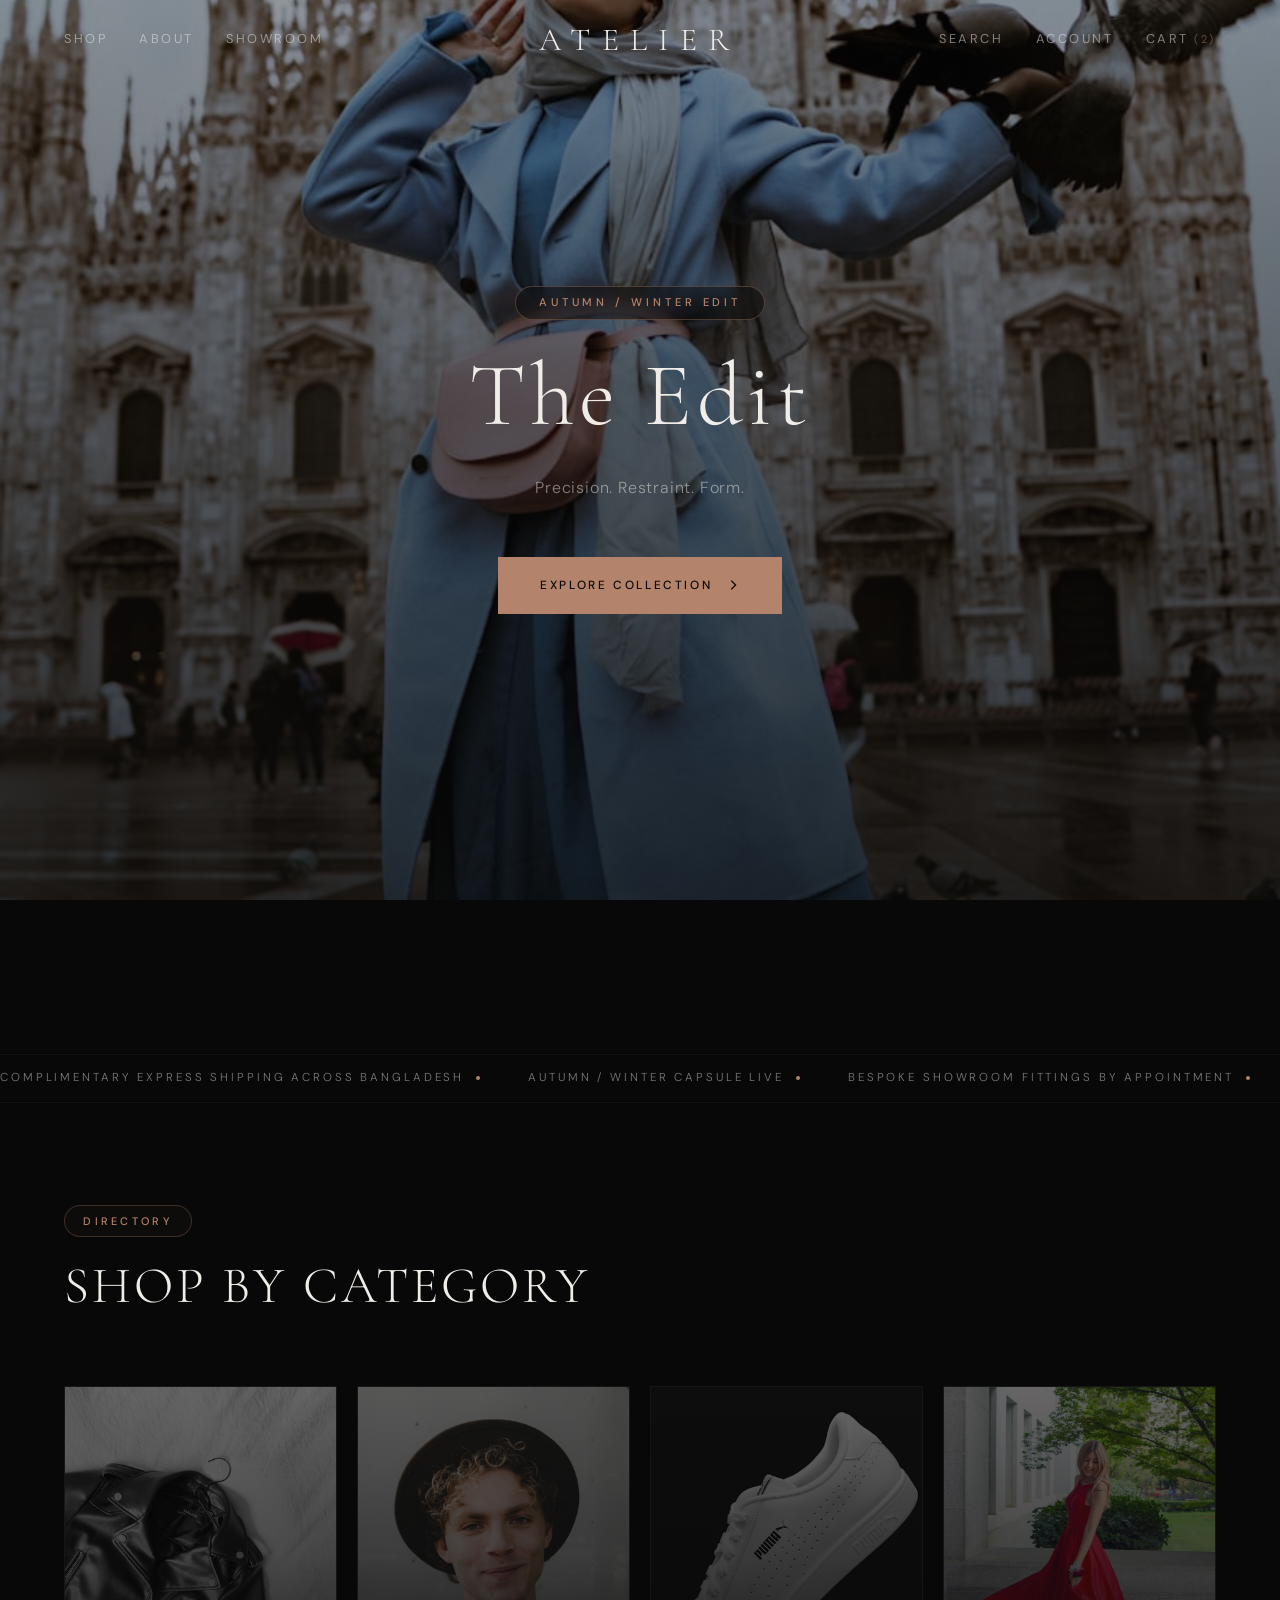
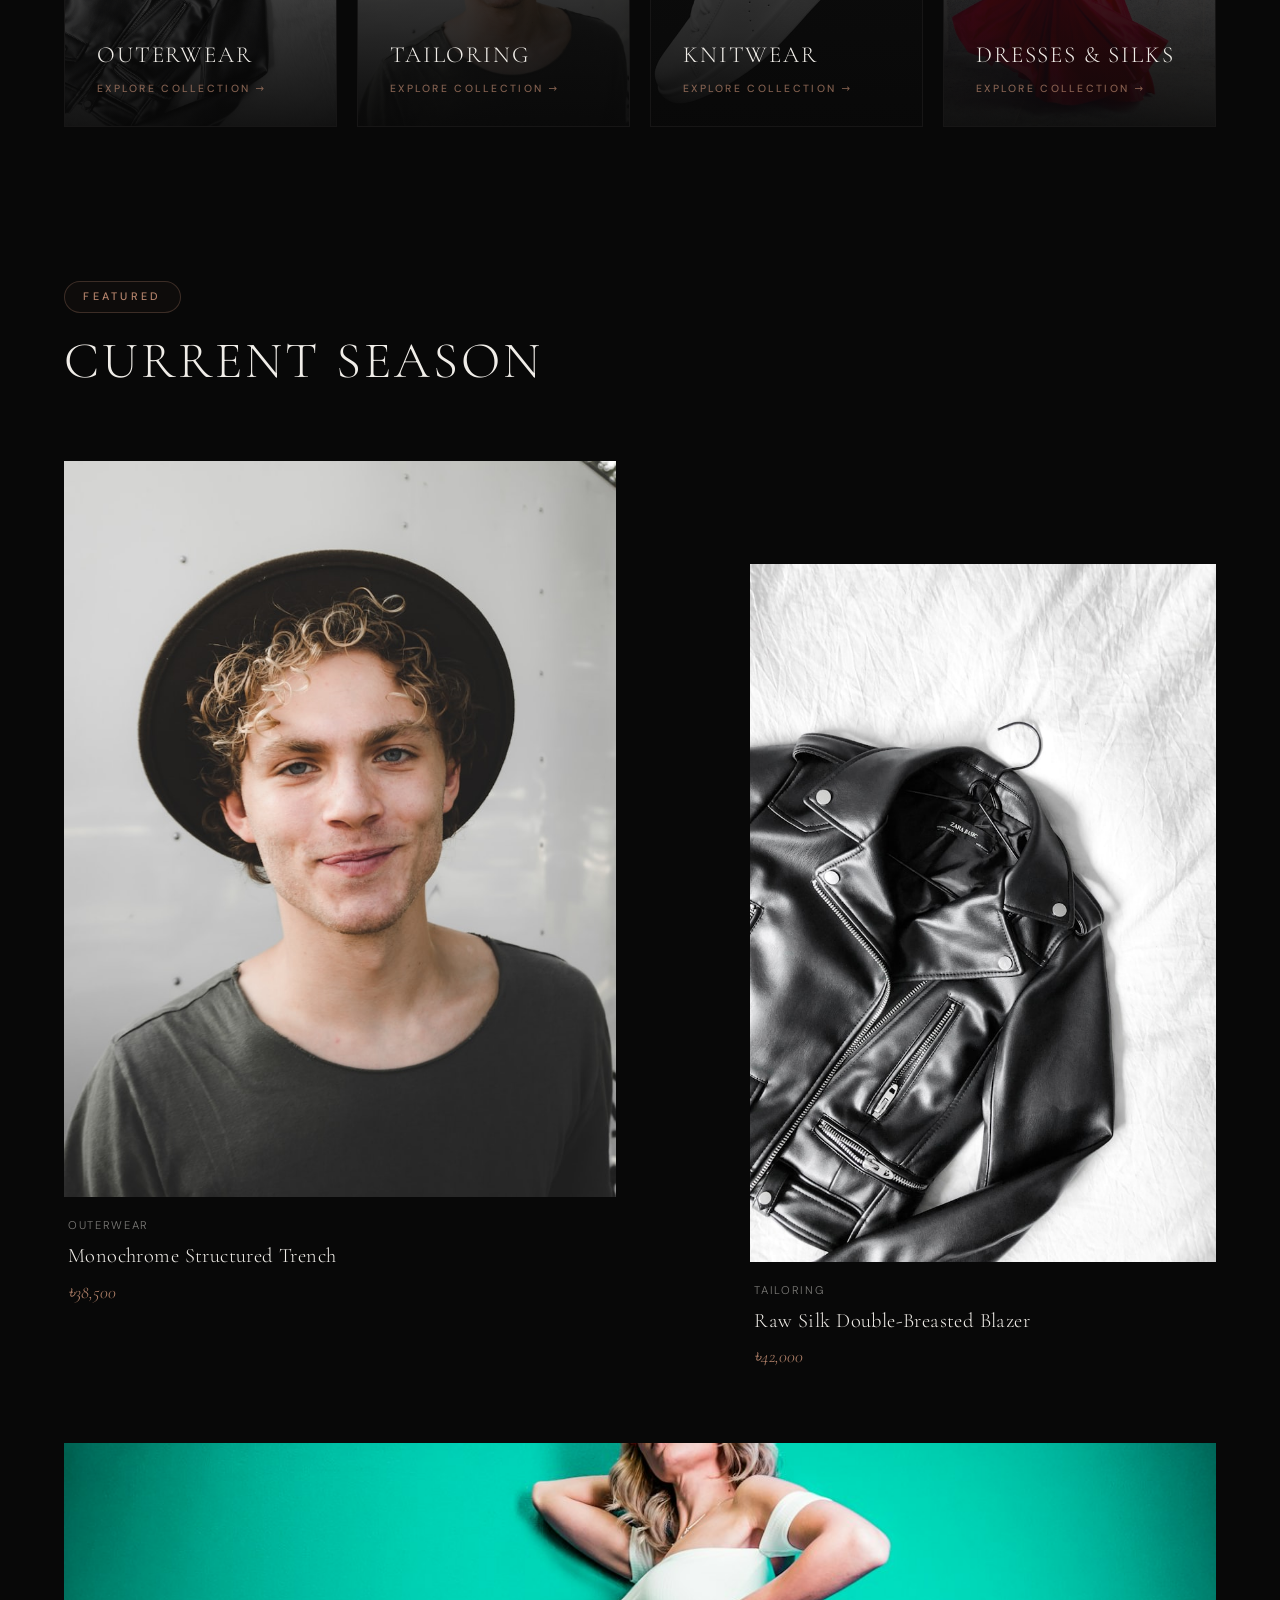
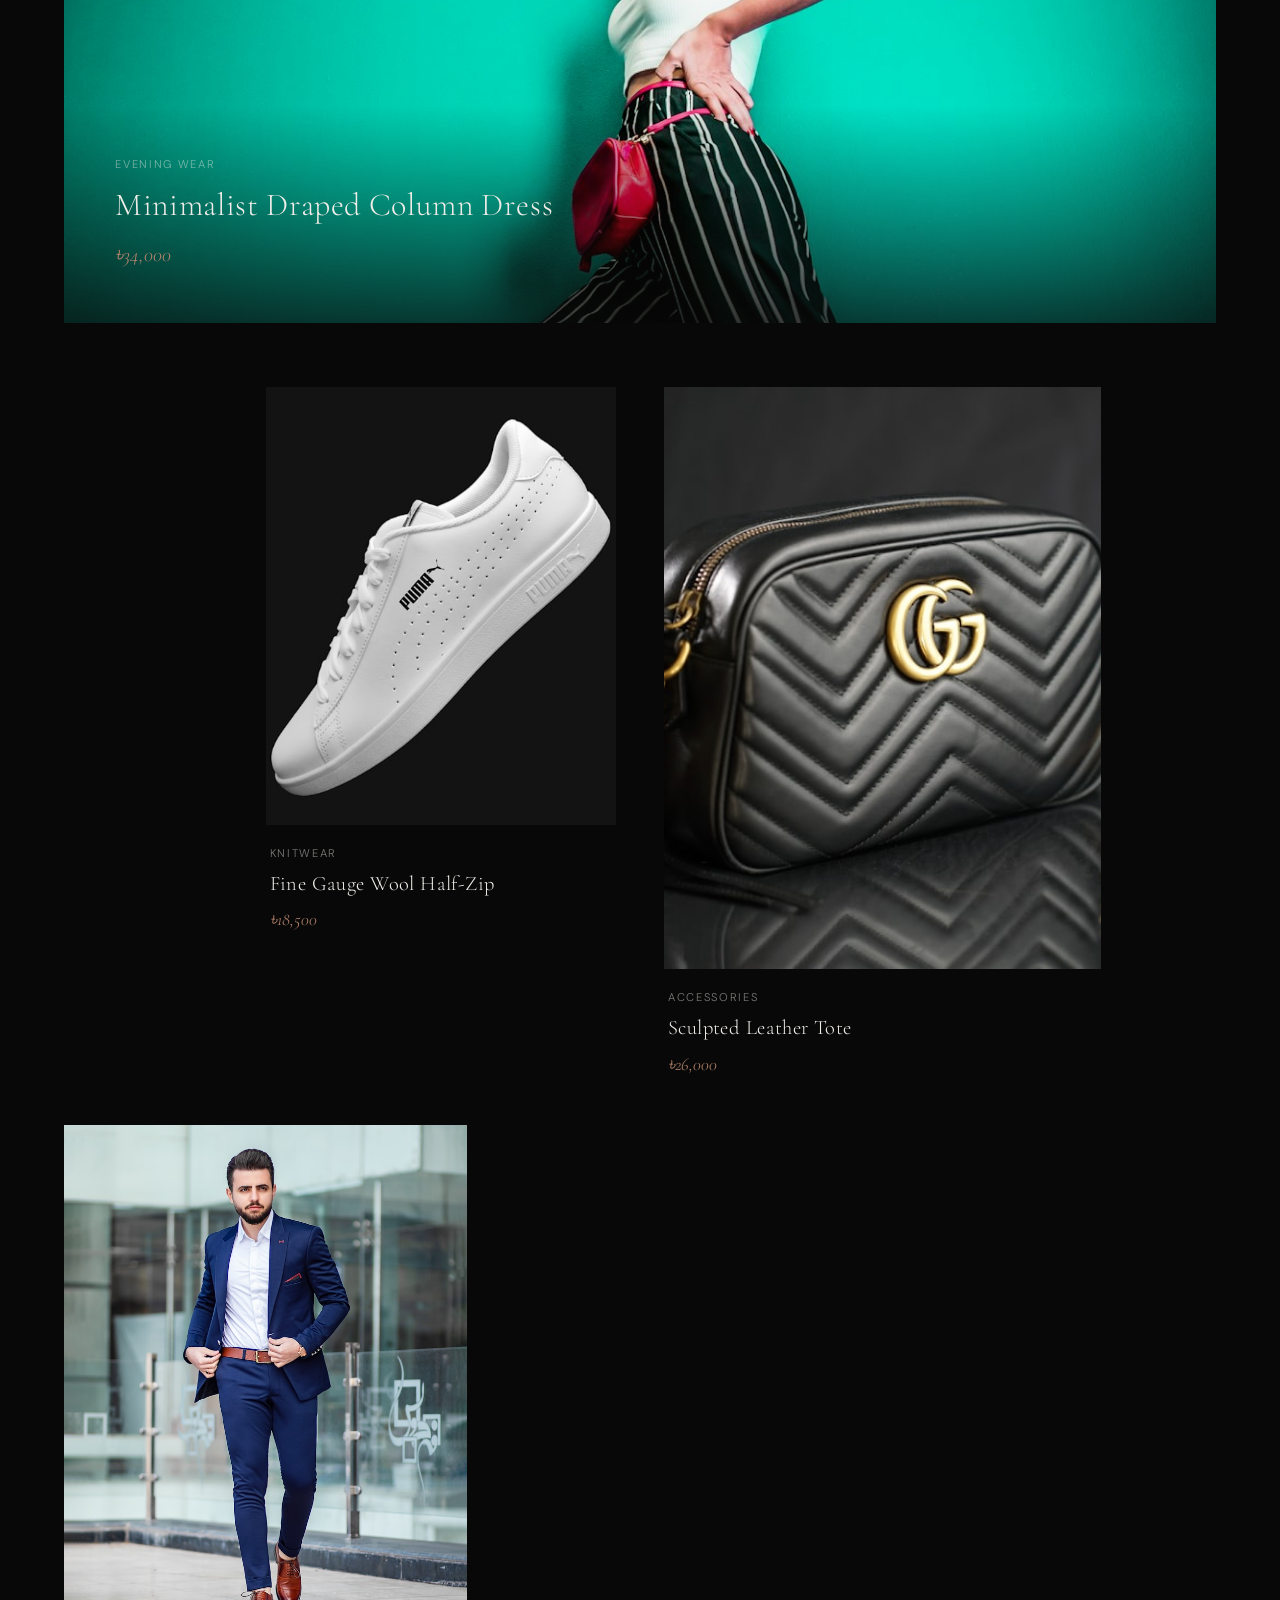
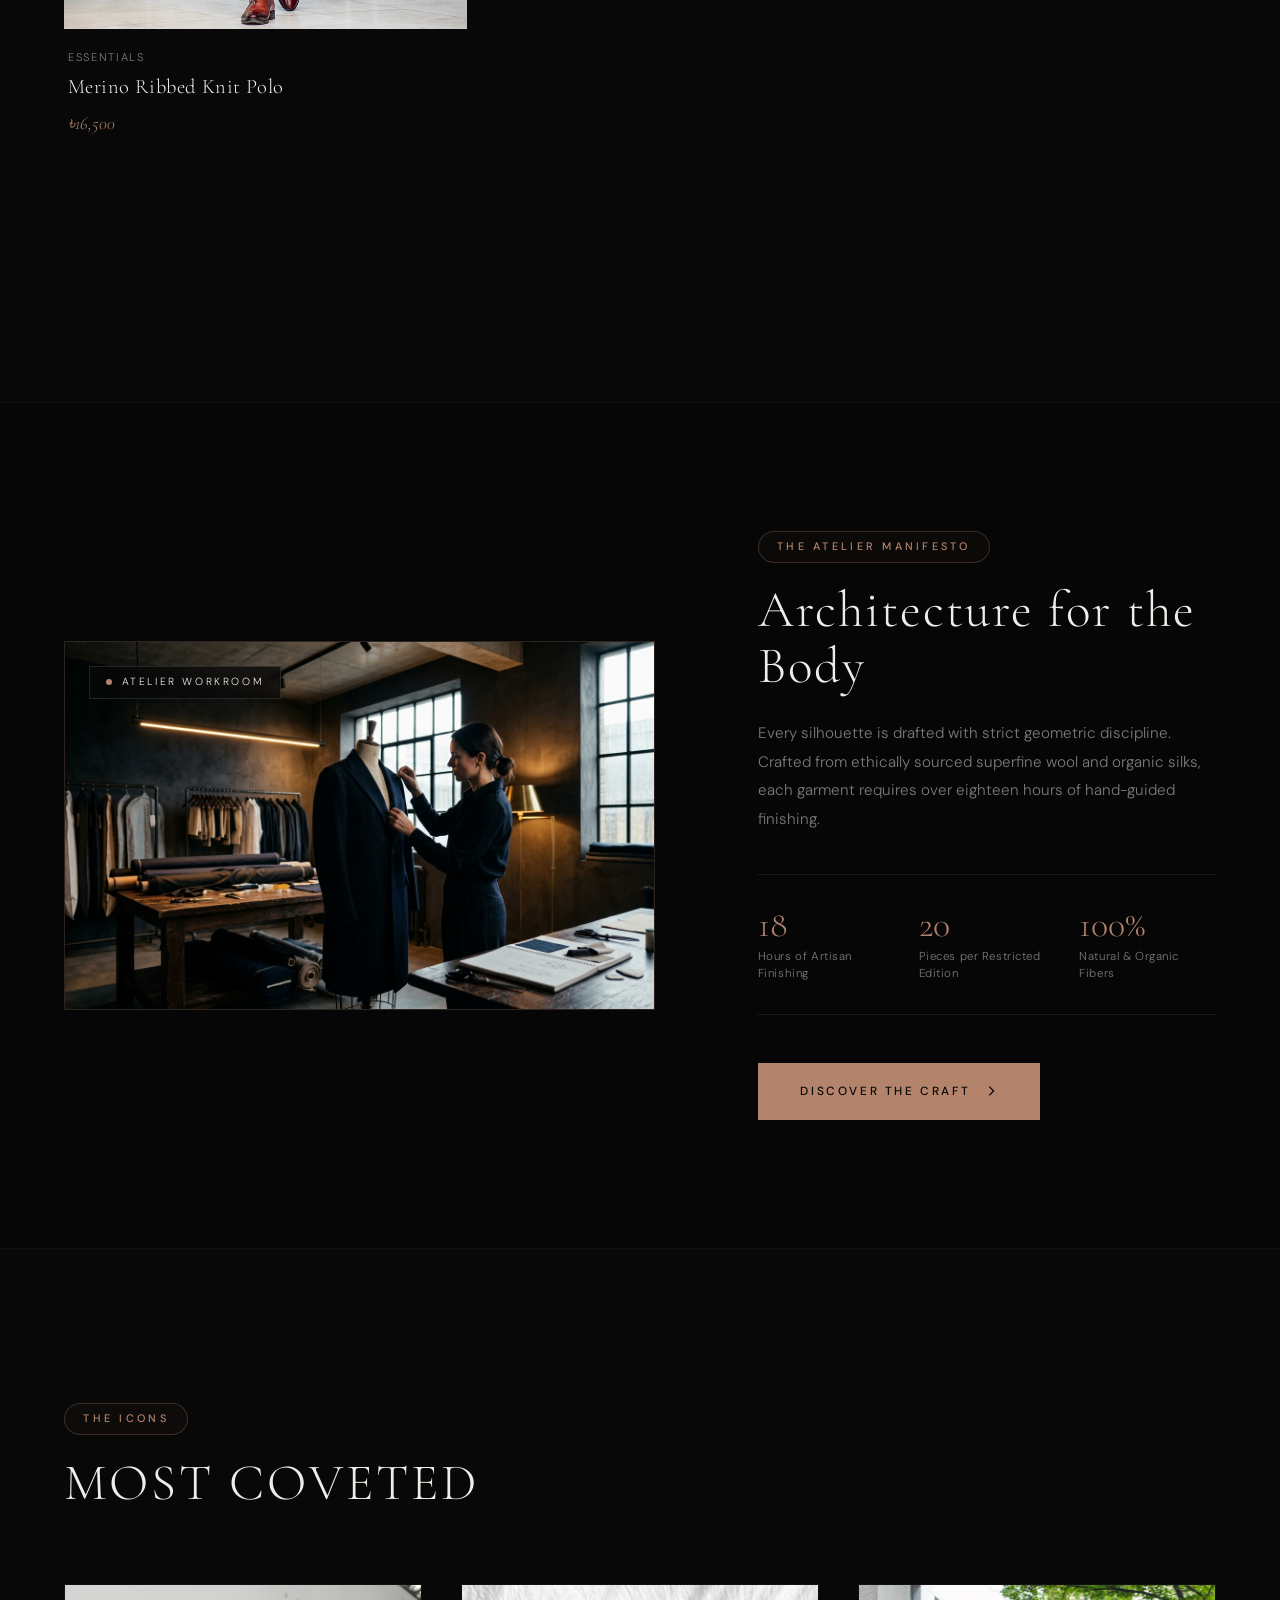
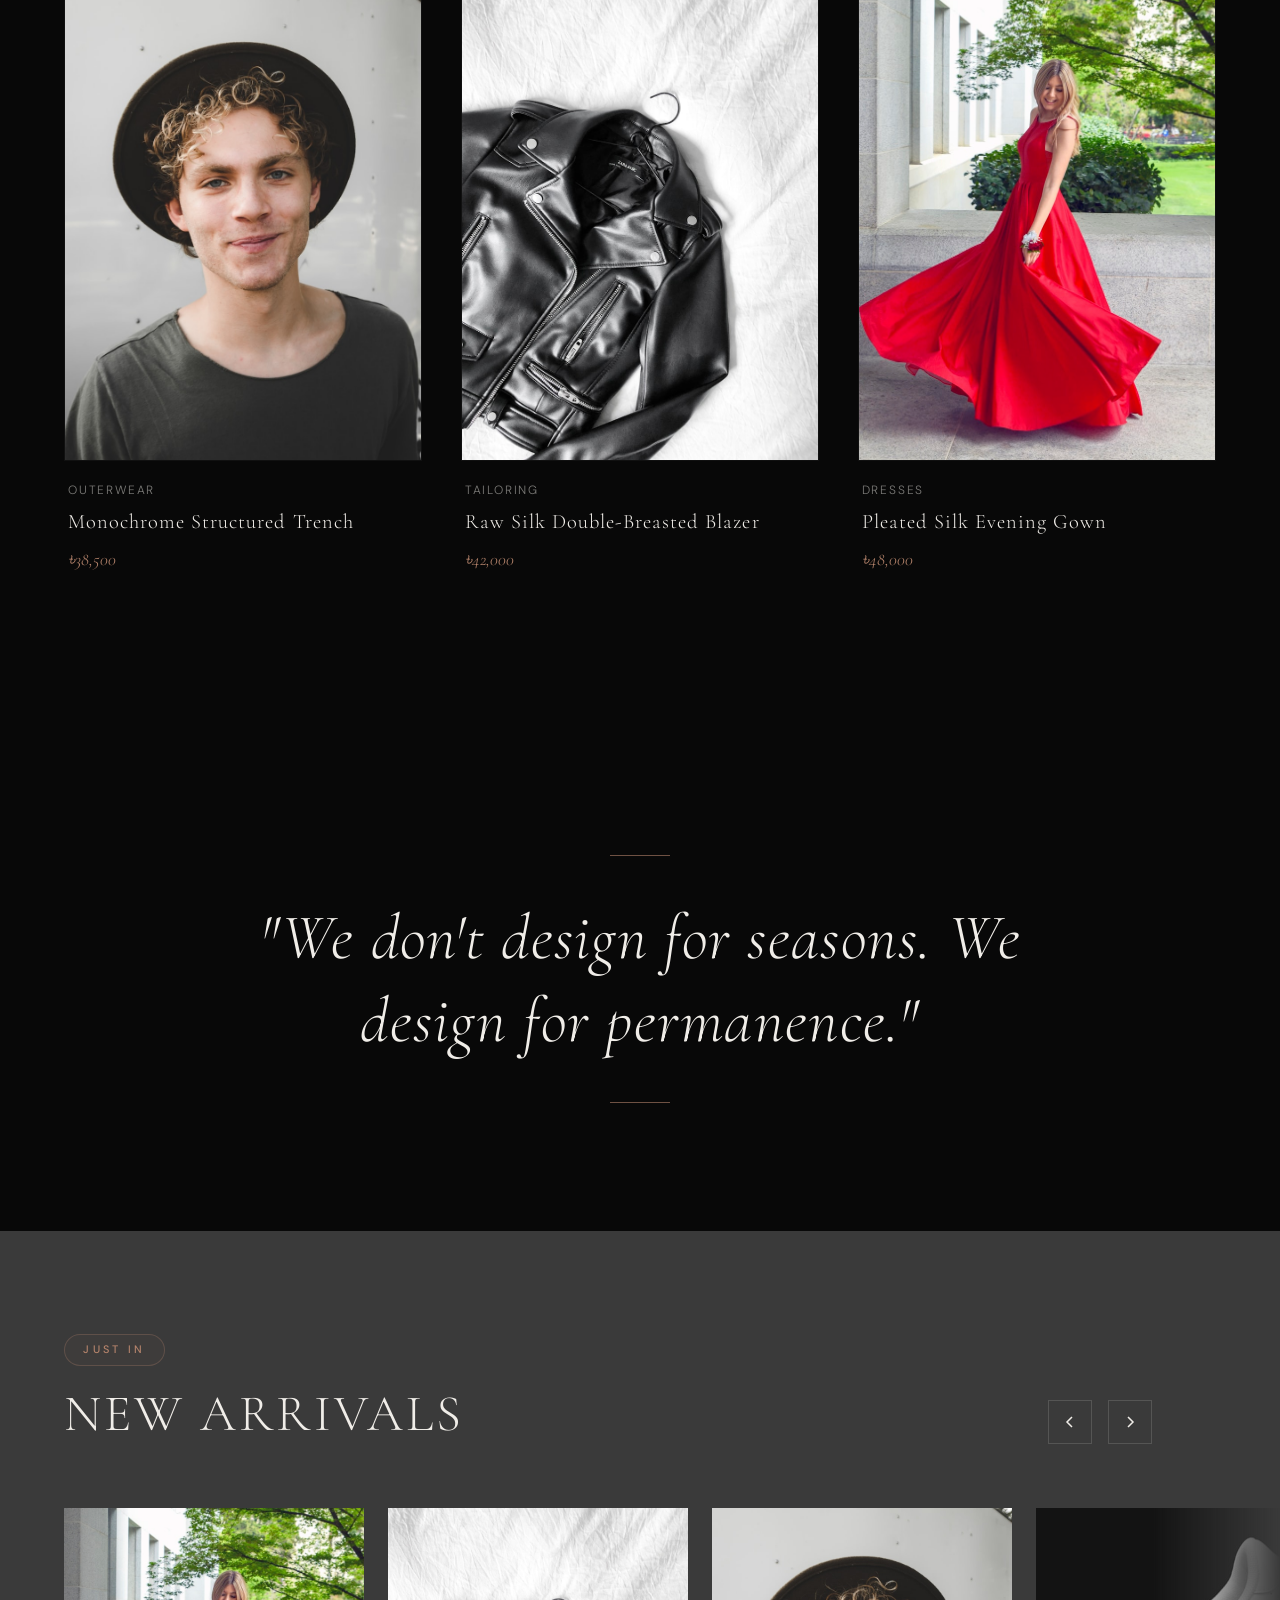
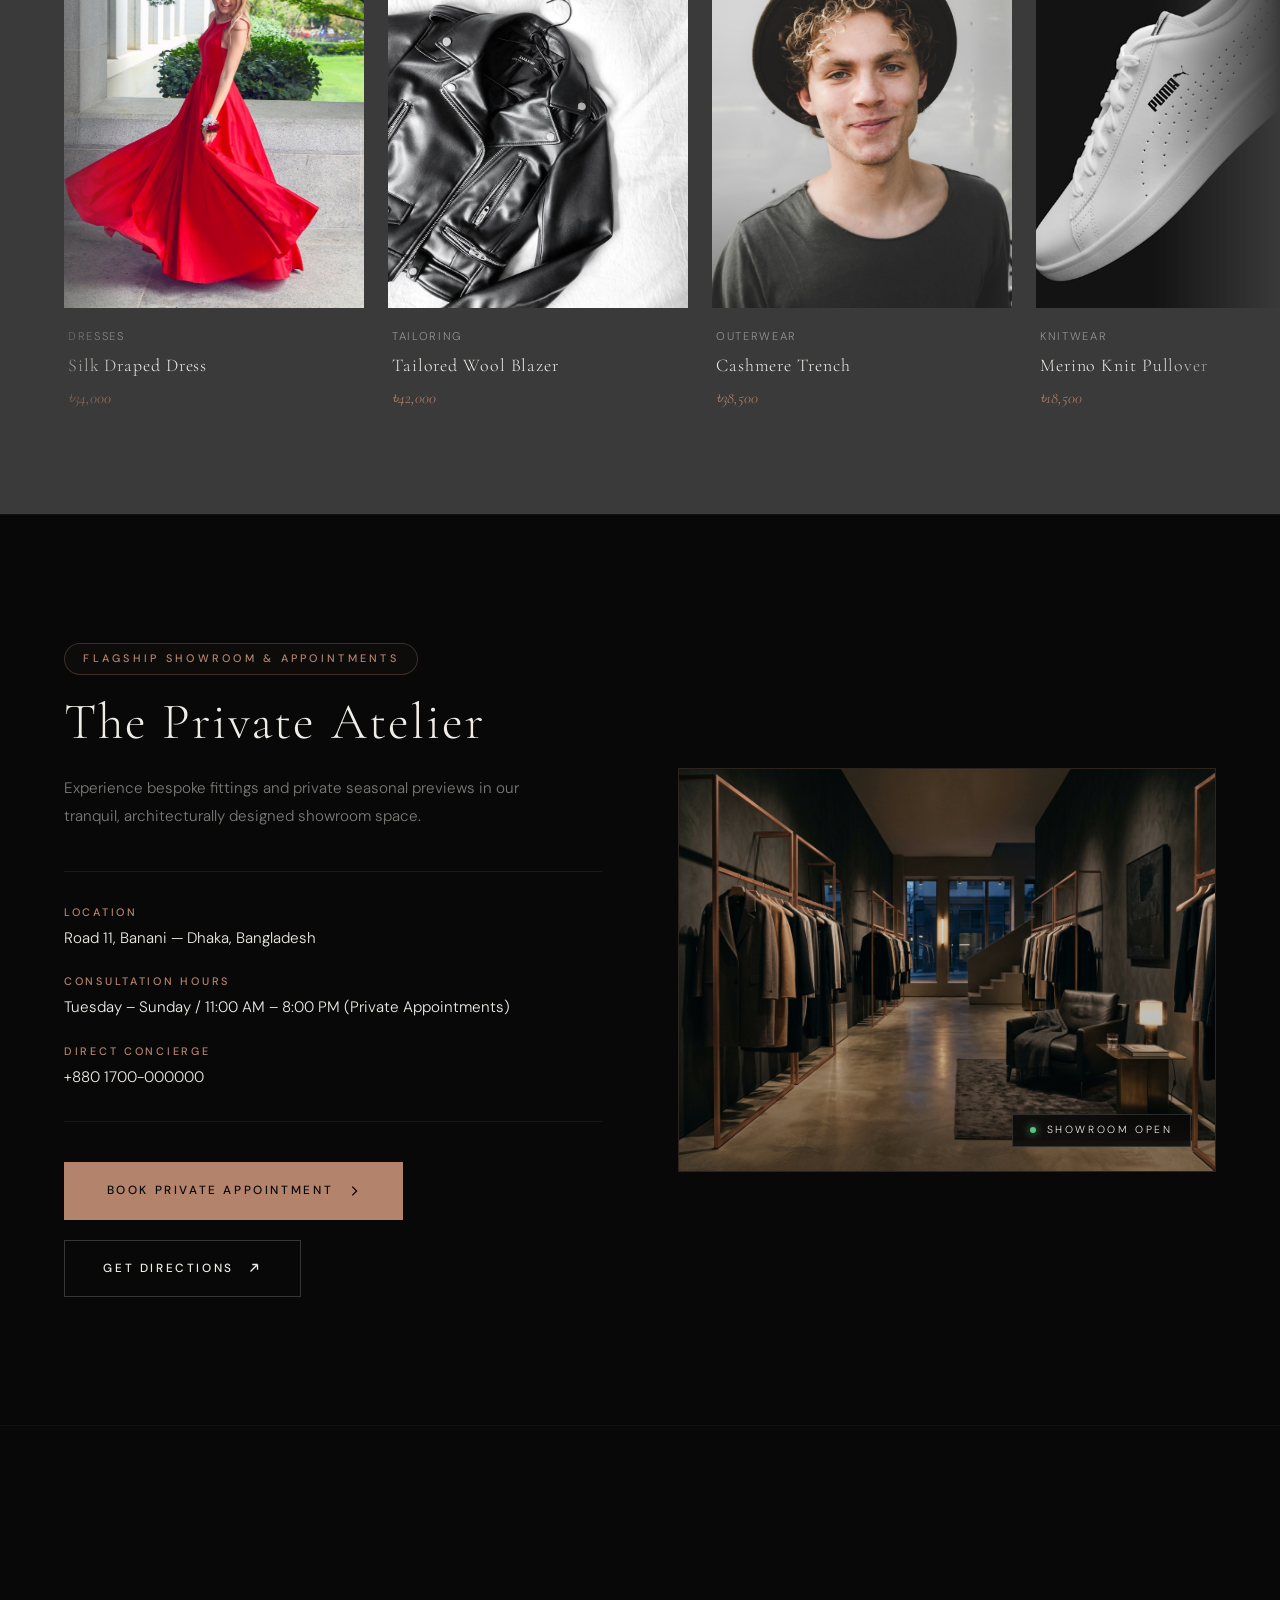
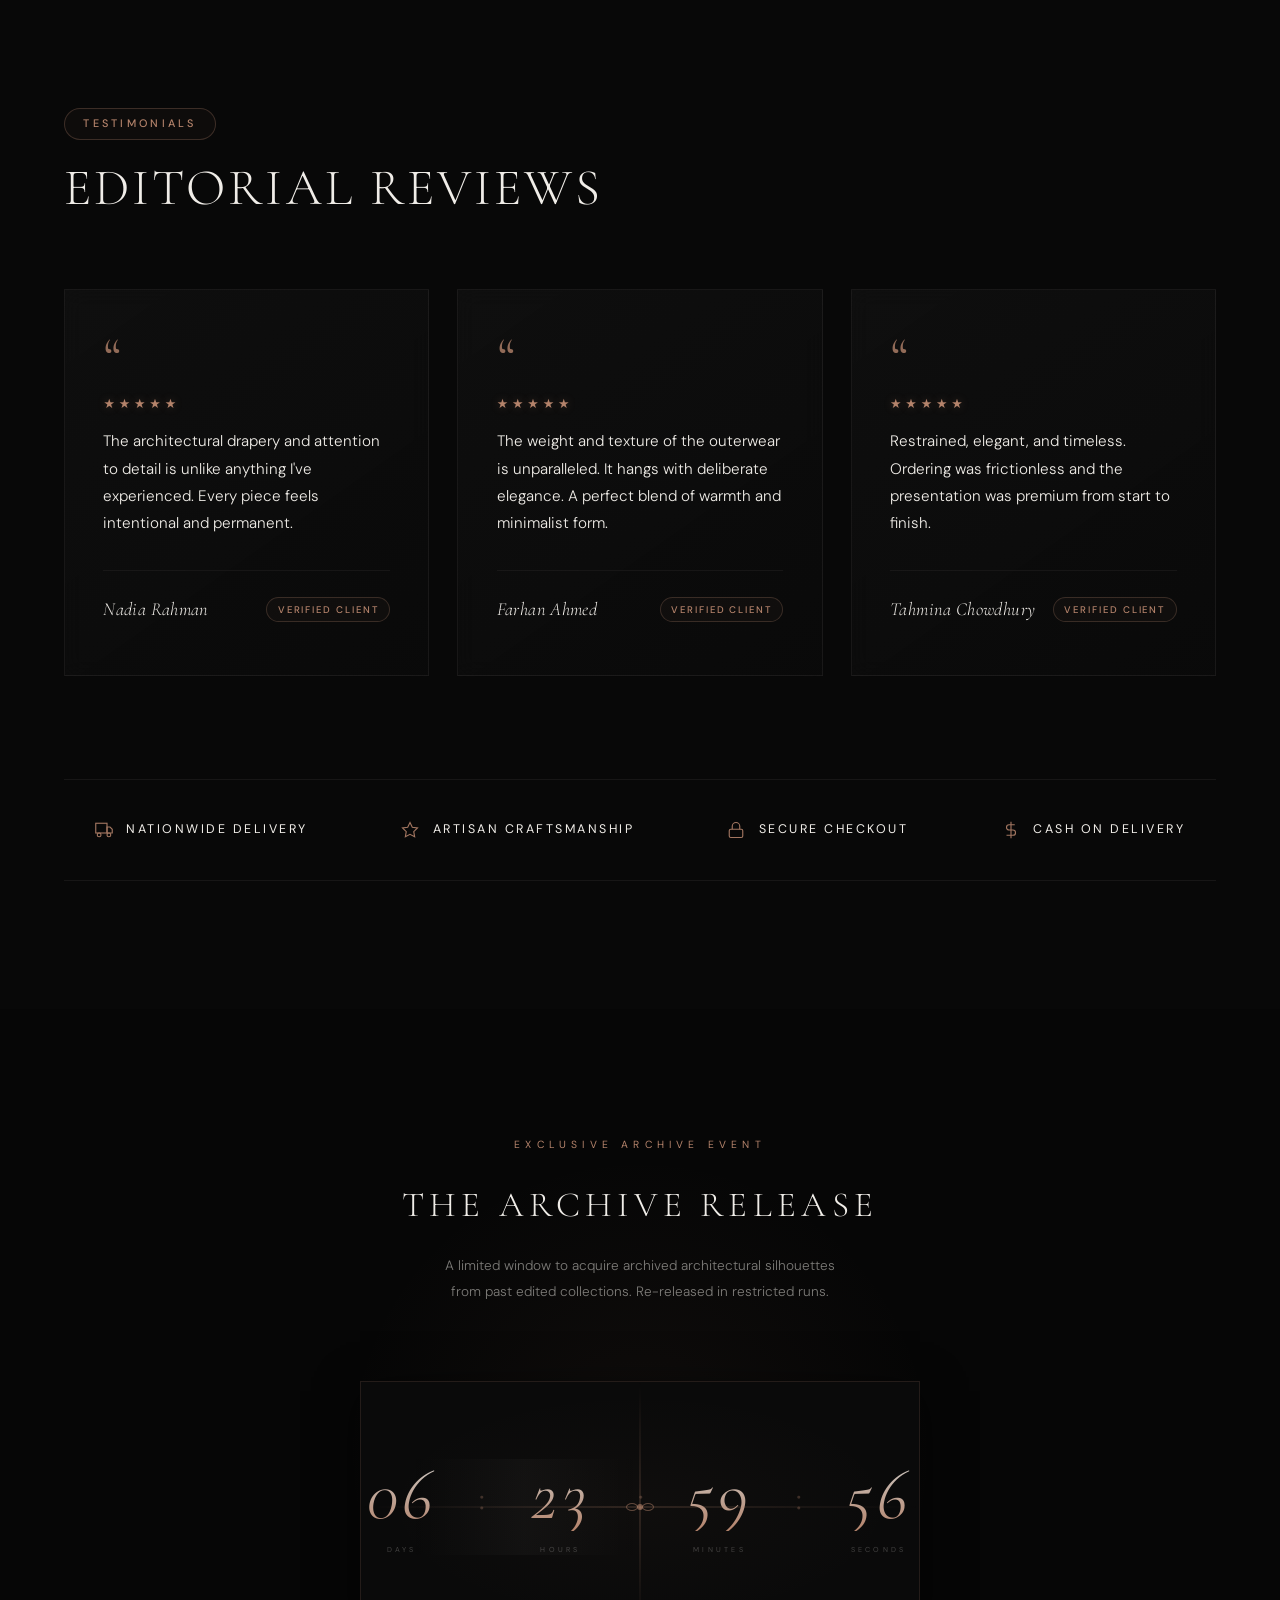
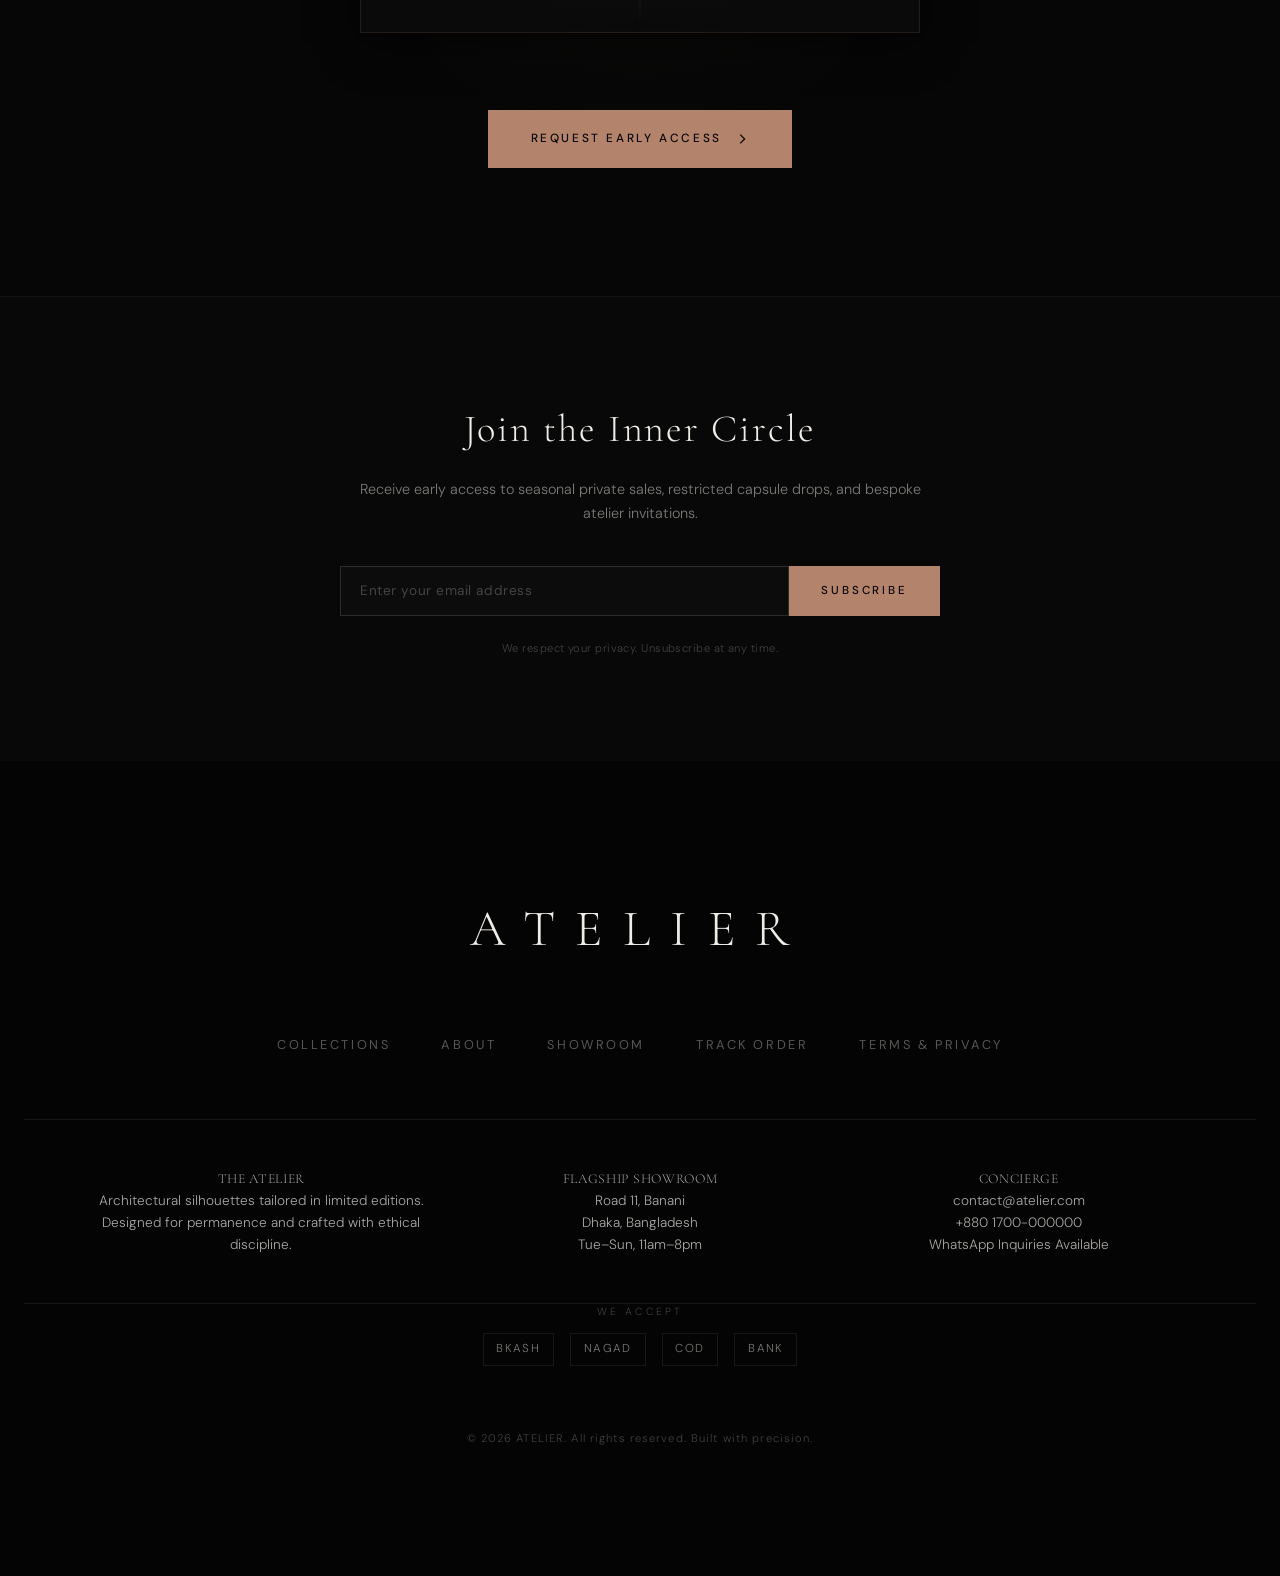
<file: index.html>
<!DOCTYPE html>
<html lang="en">
<head>
	<meta charset="UTF-8">
	<meta name="viewport" content="width=device-width, initial-scale=1.0">
	<meta name="theme-color" content="#080808">
	<title>ATELIER — Luxury Fashion Boutique & Tailoring</title>
	<meta name="description" content="Atelier is a luxury boutique fashion house dedicated to architectural silhouettes, bespoke tailoring, and permanence.">
	
	<!-- Stylesheets -->
	<link rel="stylesheet" href="assets/css/global.css">
	<link rel="stylesheet" href="assets/css/header.css">
	<link rel="stylesheet" href="assets/css/homepage.css">
	<link rel="stylesheet" href="assets/css/footer.css">
	<link rel="stylesheet" href="assets/css/responsive.css">
</head>
<body class="home page-template-front-page">

	<!-- Skip Link -->
	<a class="skip-link screen-reader-text" href="#main-content">Skip to content</a>

	<!-- ══════════════════════════════════════════════════════
	     HEADER & NAVIGATION
	     ══════════════════════════════════════════════════════ -->
	<nav class="nav" id="main-nav" aria-label="Primary navigation">
		<div class="nav-container container">
			<!-- Left side links -->
			<div class="nav-left" role="list">
				<a href="shop.html" class="nav-link" role="listitem">SHOP</a>
				<a href="about.html" class="nav-link" role="listitem">ABOUT</a>
				<a href="contact.html" class="nav-link" role="listitem">SHOWROOM</a>
			</div>

			<!-- Centered Brand -->
			<a href="index.html" class="nav-brand" aria-label="ATELIER — return to homepage">
				ATELIER
			</a>

			<!-- Right side links -->
			<div class="nav-right">
				<a href="#search" class="nav-icon-link search-trigger" aria-label="Search creations">SEARCH</a>
				<a href="account.html" class="nav-icon-link" aria-label="Account">ACCOUNT</a>
				<a href="cart.html" class="nav-icon-link" aria-label="View shopping cart">
					CART <span class="nav-cart-count">(2)</span>
				</a>
			</div>

			<!-- Hamburger Button (Mobile) -->
			<button class="hamburger" id="hamburger-btn" type="button" aria-label="Toggle navigation menu" aria-expanded="false" aria-controls="mobile-nav">
				<span class="hamburger-line" aria-hidden="true"></span>
				<span class="hamburger-line" aria-hidden="true"></span>
			</button>
		</div>

		<!-- Mobile Drawer -->
		<div class="mobile-menu" id="mobile-nav" role="dialog" aria-label="Mobile navigation" aria-hidden="true">
			<nav class="mobile-menu-links" aria-label="Mobile navigation links">
				<a href="index.html" class="mobile-link">HOME</a>
				<a href="shop.html" class="mobile-link">SHOP</a>
				<a href="about.html" class="mobile-link">ABOUT</a>
				<a href="contact.html" class="mobile-link">SHOWROOM & CONTACT</a>
				<a href="account.html" class="mobile-link">MY ACCOUNT</a>
				<a href="cart.html" class="mobile-link">SHOPPING BAG</a>
			</nav>
		</div>
	</nav>

	<!-- Search Modal -->
	<div class="search-modal" id="search-modal" aria-hidden="true" role="dialog" aria-label="Search Atelier Collections">
		<button class="search-modal-close" id="search-modal-close" aria-label="Close search">&times;</button>
		<div class="search-modal-inner">
			<div class="search-input-wrap">
				<input type="search" id="header-search-input" placeholder="Search creations, coats, silks..." autocomplete="off">
			</div>
			<div class="search-suggestions">
				<span class="search-suggestions-label">Popular Searches:</span>
				<a href="shop.html?cat=outerwear" class="search-pill">Structured Trench</a>
				<a href="shop.html?cat=dresses" class="search-pill">Silk Column Dress</a>
				<a href="shop.html?cat=tailoring" class="search-pill">Double-Breasted Blazer</a>
				<a href="shop.html?cat=knitwear" class="search-pill">Merino Knitwear</a>
			</div>
		</div>
	</div>

	<!-- ══════════════════════════════════════════════════════
	     MAIN CONTENT
	     ══════════════════════════════════════════════════════ -->
	<main id="main-content" role="main">

		<!-- 1. HERO SLIDER -->
		<header class="hero" id="hero">
			<div class="hero-slides" aria-live="off">
				<div class="hero-slide active" style="background-image: url('assets/images/hero.jpg');" role="img" aria-label="Hero fashion editorial image 1" aria-hidden="false"></div>
				<div class="hero-slide" style="background-image: url('assets/images/hero2.jpg');" role="img" aria-label="Hero fashion editorial image 2" aria-hidden="true"></div>
				<div class="hero-slide" style="background-image: url('assets/images/hero3.jpg');" role="img" aria-label="Hero fashion editorial image 3" aria-hidden="true"></div>
				<div class="hero-slide" style="background-image: url('assets/images/hero4.jpg');" role="img" aria-label="Hero fashion editorial image 4" aria-hidden="true"></div>
			</div>

			<div class="hero-overlay" aria-hidden="true"></div>

			<div class="hero-content">
				<span class="hero-overline">AUTUMN / WINTER EDIT</span>
				<h1 class="hero-headline">The Edit</h1>
				<p class="hero-subline">Precision. Restraint. Form.</p>
				<a href="shop.html" class="btn-luxury hero-btn" aria-label="Explore collection">
					<span>EXPLORE COLLECTION</span>
					<svg width="14" height="14" viewBox="0 0 16 16" fill="none" stroke="currentColor" stroke-width="1.5" aria-hidden="true">
						<polyline points="6 3 11 8 6 13"/>
					</svg>
				</a>
			</div>

			<!-- Slide Progress Indicators -->
			<div class="hero-indicators" id="hero-indicators" role="tablist" aria-label="Hero slideshow controls">
				<button class="hero-indicator active" role="tab" aria-label="Go to slide 1" aria-selected="true"></button>
				<button class="hero-indicator" role="tab" aria-label="Go to slide 2" aria-selected="false"></button>
				<button class="hero-indicator" role="tab" aria-label="Go to slide 3" aria-selected="false"></button>
				<button class="hero-indicator" role="tab" aria-label="Go to slide 4" aria-selected="false"></button>
			</div>
		</header>

		<!-- 2. TICKER STRIP -->
		<div class="ticker-strip" aria-hidden="true">
			<div class="ticker-track">
				<span class="ticker-item"><span>Complimentary Express Shipping Across Bangladesh</span><span class="ticker-dot"></span></span>
				<span class="ticker-item"><span>Autumn / Winter Capsule Live</span><span class="ticker-dot"></span></span>
				<span class="ticker-item"><span>Bespoke Showroom Fittings by Appointment</span><span class="ticker-dot"></span></span>
				<span class="ticker-item"><span>Cash on Delivery Available Nationwide</span><span class="ticker-dot"></span></span>
				<span class="ticker-item"><span>Complimentary Express Shipping Across Bangladesh</span><span class="ticker-dot"></span></span>
				<span class="ticker-item"><span>Autumn / Winter Capsule Live</span><span class="ticker-dot"></span></span>
				<span class="ticker-item"><span>Bespoke Showroom Fittings by Appointment</span><span class="ticker-dot"></span></span>
				<span class="ticker-item"><span>Cash on Delivery Available Nationwide</span><span class="ticker-dot"></span></span>
			</div>
		</div>

		<!-- 3. CATEGORY SHOWCASE (PORTRAIT 4:5) -->
		<section class="category-grid-section container reveal" id="categories">
			<div class="section-header">
				<span class="season-tag">DIRECTORY</span>
				<h2 class="section-title">SHOP BY CATEGORY</h2>
			</div>

			<div class="category-grid">
				<a href="shop.html?cat=outerwear" class="category-card" aria-label="Explore Outerwear collection">
					<img src="assets/images/jacket.jpg" alt="Outerwear" class="category-card-bg" loading="lazy" decoding="async">
					<div class="category-card-overlay" aria-hidden="true"></div>
					<div class="category-card-content">
						<span class="category-card-title">Outerwear</span>
						<span class="category-card-action">EXPLORE COLLECTION &rarr;</span>
					</div>
					<div class="category-card-accent" aria-hidden="true"></div>
				</a>

				<a href="shop.html?cat=tailoring" class="category-card" aria-label="Explore Tailoring collection">
					<img src="assets/images/overcoat.jpg" alt="Tailoring" class="category-card-bg" loading="lazy" decoding="async">
					<div class="category-card-overlay" aria-hidden="true"></div>
					<div class="category-card-content">
						<span class="category-card-title">Tailoring</span>
						<span class="category-card-action">EXPLORE COLLECTION &rarr;</span>
					</div>
					<div class="category-card-accent" aria-hidden="true"></div>
				</a>

				<a href="shop.html?cat=knitwear" class="category-card" aria-label="Explore Knitwear collection">
					<img src="assets/images/halfzip.jpg" alt="Knitwear" class="category-card-bg" loading="lazy" decoding="async">
					<div class="category-card-overlay" aria-hidden="true"></div>
					<div class="category-card-content">
						<span class="category-card-title">Knitwear</span>
						<span class="category-card-action">EXPLORE COLLECTION &rarr;</span>
					</div>
					<div class="category-card-accent" aria-hidden="true"></div>
				</a>

				<a href="shop.html?cat=dresses" class="category-card" aria-label="Explore Dresses & Silks collection">
					<img src="assets/images/dress.jpg" alt="Dresses & Silks" class="category-card-bg" loading="lazy" decoding="async">
					<div class="category-card-overlay" aria-hidden="true"></div>
					<div class="category-card-content">
						<span class="category-card-title">Dresses & Silks</span>
						<span class="category-card-action">EXPLORE COLLECTION &rarr;</span>
					</div>
					<div class="category-card-accent" aria-hidden="true"></div>
				</a>
			</div>
		</section>

		<!-- 4. EDITORIAL PRODUCT GRID (MAGAZINE SPREAD) -->
		<section class="section grid-section container reveal" id="season">
			<div class="section-header">
				<span class="season-tag">FEATURED</span>
				<h2 class="section-title">CURRENT SEASON</h2>
			</div>

			<div class="product-grid">
				<!-- Item 1: Trench -->
				<a href="product.html" class="product-card" aria-label="Monochrome Structured Trench — Outerwear — ৳38,500">
					<div class="product-card-image-wrapper">
						<img src="assets/images/overcoat.jpg" alt="Monochrome Structured Trench" class="product-card-image" loading="eager">
					</div>
					<div class="product-card-details">
						<span class="product-card-category">Outerwear</span>
						<h3 class="product-card-title">Monochrome Structured Trench</h3>
						<span class="product-card-price">৳38,500</span>
					</div>
				</a>

				<!-- Item 2: Blazer -->
				<a href="product-jacket.html" class="product-card" aria-label="Raw Silk Double-Breasted Blazer — Tailoring — ৳42,000">
					<div class="product-card-image-wrapper">
						<img src="assets/images/jacket.jpg" alt="Raw Silk Double-Breasted Blazer" class="product-card-image" loading="lazy" decoding="async">
					</div>
					<div class="product-card-details">
						<span class="product-card-category">Tailoring</span>
						<h3 class="product-card-title">Raw Silk Double-Breasted Blazer</h3>
						<span class="product-card-price">৳42,000</span>
					</div>
				</a>

				<!-- Item 3: Full-Bleed Panorama Dress Card -->
				<a href="product-dress.html" class="product-card" aria-label="Minimalist Draped Column Dress — Evening Wear — ৳34,000">
					<div class="product-card-image-wrapper">
						<img src="assets/images/hero2.jpg" alt="Minimalist Draped Column Dress" class="product-card-image" loading="lazy" decoding="async">
					</div>
					<div class="product-card-details">
						<span class="product-card-category">Evening Wear</span>
						<h3 class="product-card-title">Minimalist Draped Column Dress</h3>
						<span class="product-card-price">৳34,000</span>
					</div>
				</a>

				<!-- Item 4: Knitwear -->
				<a href="product.html" class="product-card" aria-label="Fine Gauge Wool Half-Zip — Knitwear — ৳18,500">
					<div class="product-card-image-wrapper">
						<img src="assets/images/halfzip.jpg" alt="Fine Gauge Wool Half-Zip" class="product-card-image" loading="lazy" decoding="async">
					</div>
					<div class="product-card-details">
						<span class="product-card-category">Knitwear</span>
						<h3 class="product-card-title">Fine Gauge Wool Half-Zip</h3>
						<span class="product-card-price">৳18,500</span>
					</div>
				</a>

				<!-- Item 5: Tote -->
				<a href="product.html" class="product-card" aria-label="Sculpted Leather Tote — Accessories — ৳26,000">
					<div class="product-card-image-wrapper">
						<img src="assets/images/tote.jpg" alt="Sculpted Leather Tote" class="product-card-image" loading="lazy" decoding="async">
					</div>
					<div class="product-card-details">
						<span class="product-card-category">Accessories</span>
						<h3 class="product-card-title">Sculpted Leather Tote</h3>
						<span class="product-card-price">৳26,000</span>
					</div>
				</a>

				<!-- Item 6: Polo -->
				<a href="product.html" class="product-card" aria-label="Merino Ribbed Knit Polo — Essentials — ৳16,500">
					<div class="product-card-image-wrapper">
						<img src="assets/images/polo.jpg" alt="Merino Ribbed Knit Polo" class="product-card-image" loading="lazy" decoding="async">
					</div>
					<div class="product-card-details">
						<span class="product-card-category">Essentials</span>
						<h3 class="product-card-title">Merino Ribbed Knit Polo</h3>
						<span class="product-card-price">৳16,500</span>
					</div>
				</a>
			</div>
		</section>

		<!-- 5. BRAND / DESIGNER SPOTLIGHT (EDITORIAL BANNER) -->
		<section class="spotlight-section reveal" id="spotlight" aria-label="Designer and Craft Spotlight">
			<div class="container">
				<div class="spotlight-inner">
					<!-- LEFT: Editorial Media Frame -->
					<div class="spotlight-media-col">
						<div class="spotlight-image-frame">
							<img src="assets/images/spotlight.jpg" alt="Architecture for the Body" class="spotlight-image" loading="lazy" decoding="async">
							<div class="spotlight-image-badge">
								<span class="badge-dot" aria-hidden="true"></span>
								<span class="badge-text">ATELIER WORKROOM</span>
							</div>
							<div class="spotlight-frame-accent" aria-hidden="true"></div>
						</div>
					</div>

					<!-- RIGHT: Narrative Content -->
					<div class="spotlight-content-col">
						<div class="spotlight-tag-wrap">
							<span class="season-tag">THE ATELIER MANIFESTO</span>
						</div>
						<h2 class="spotlight-title">Architecture for the Body</h2>
						<p class="spotlight-desc">Every silhouette is drafted with strict geometric discipline. Crafted from ethically sourced superfine wool and organic silks, each garment requires over eighteen hours of hand-guided finishing.</p>

						<!-- Craftsmanship Metrics -->
						<div class="spotlight-metrics" role="list">
							<div class="metric-item" role="listitem">
								<span class="metric-number">18</span>
								<span class="metric-label">Hours of Artisan Finishing</span>
							</div>
							<div class="metric-item" role="listitem">
								<span class="metric-number">20</span>
								<span class="metric-label">Pieces per Restricted Edition</span>
							</div>
							<div class="metric-item" role="listitem">
								<span class="metric-number">100%</span>
								<span class="metric-label">Natural & Organic Fibers</span>
							</div>
						</div>

						<div class="spotlight-cta-wrap">
							<a href="about.html" class="btn-luxury" aria-label="Discover the craft">
								<span>DISCOVER THE CRAFT</span>
								<svg width="14" height="14" viewBox="0 0 16 16" fill="none" stroke="currentColor" stroke-width="1.5" aria-hidden="true">
									<polyline points="6 3 11 8 6 13"/>
								</svg>
							</a>
						</div>
					</div>
				</div>
			</div>
		</section>

		<!-- 6. BESTSELLERS (THE ICONS / MOST COVETED) -->
		<section class="section bestsellers-section container reveal" id="bestsellers">
			<div class="section-header">
				<span class="season-tag">THE ICONS</span>
				<h2 class="section-title">MOST COVETED</h2>
			</div>

			<div class="bestsellers-grid">
				<a href="product.html" class="bestseller-card" aria-label="Monochrome Structured Trench — Outerwear — ৳38,500">
					<div class="bestseller-image-wrapper">
						<img src="assets/images/overcoat.jpg" alt="Monochrome Structured Trench" class="bestseller-image" loading="lazy" decoding="async">
					</div>
					<div class="bestseller-details">
						<span class="bestseller-category">Outerwear</span>
						<h3 class="bestseller-title">Monochrome Structured Trench</h3>
						<span class="bestseller-price">৳38,500</span>
					</div>
				</a>

				<a href="product-jacket.html" class="bestseller-card" aria-label="Raw Silk Double-Breasted Blazer — Tailoring — ৳42,000">
					<div class="bestseller-image-wrapper">
						<img src="assets/images/jacket.jpg" alt="Raw Silk Double-Breasted Blazer" class="bestseller-image" loading="lazy" decoding="async">
					</div>
					<div class="bestseller-details">
						<span class="bestseller-category">Tailoring</span>
						<h3 class="bestseller-title">Raw Silk Double-Breasted Blazer</h3>
						<span class="bestseller-price">৳42,000</span>
					</div>
				</a>

				<a href="product-dress.html" class="bestseller-card" aria-label="Pleated Silk Evening Gown — Dresses — ৳48,000">
					<div class="bestseller-image-wrapper">
						<img src="assets/images/dress.jpg" alt="Pleated Silk Evening Gown" class="bestseller-image" loading="lazy" decoding="async">
					</div>
					<div class="bestseller-details">
						<span class="bestseller-category">Dresses</span>
						<h3 class="bestseller-title">Pleated Silk Evening Gown</h3>
						<span class="bestseller-price">৳48,000</span>
					</div>
				</a>
			</div>
		</section>

		<!-- 7. PHILOSOPHY STRIP -->
		<section class="philosophy-strip reveal" id="philosophy">
			<div class="philosophy-line-accent" aria-hidden="true"></div>
			<blockquote class="philosophy-text">
				"We don't design for seasons. We design for permanence."
			</blockquote>
			<div class="philosophy-line-accent" aria-hidden="true"></div>
		</section>

		<!-- 8. NEW ARRIVALS CAROUSEL (DRAGGABLE) -->
		<section class="carousel-section reveal" id="new">
			<div class="container">
				<div class="section-header">
					<span class="season-tag">JUST IN</span>
					<h2 class="section-title">NEW ARRIVALS</h2>

					<!-- Arrow controls -->
					<div class="carousel-nav" role="group" aria-label="Carousel navigation">
						<button class="carousel-arrow" id="carousel-prev" type="button" aria-label="Scroll to previous items">
							<svg width="16" height="16" viewBox="0 0 16 16" fill="none" stroke="currentColor" stroke-width="1.5" aria-hidden="true">
								<polyline points="10 3 5 8 10 13"/>
							</svg>
						</button>
						<button class="carousel-arrow" id="carousel-next" type="button" aria-label="Scroll to next items">
							<svg width="16" height="16" viewBox="0 0 16 16" fill="none" stroke="currentColor" stroke-width="1.5" aria-hidden="true">
								<polyline points="6 3 11 8 6 13"/>
							</svg>
						</button>
					</div>
				</div>
			</div>

			<!-- Carousel Track -->
			<div class="carousel-container" id="carousel-container">
				<div class="carousel-track">
					<a href="product-dress.html" class="carousel-card" draggable="false">
						<div class="carousel-card-image-wrapper">
							<img src="assets/images/dress.jpg" alt="Silk Draped Dress" class="carousel-card-image" loading="lazy" decoding="async">
						</div>
						<div class="carousel-card-details">
							<span class="carousel-card-category">Dresses</span>
							<h3 class="carousel-card-title">Silk Draped Dress</h3>
							<span class="carousel-card-price">৳34,000</span>
						</div>
					</a>

					<a href="product-jacket.html" class="carousel-card" draggable="false">
						<div class="carousel-card-image-wrapper">
							<img src="assets/images/jacket.jpg" alt="Tailored Wool Blazer" class="carousel-card-image" loading="lazy" decoding="async">
						</div>
						<div class="carousel-card-details">
							<span class="carousel-card-category">Tailoring</span>
							<h3 class="carousel-card-title">Tailored Wool Blazer</h3>
							<span class="carousel-card-price">৳42,000</span>
						</div>
					</a>

					<a href="product.html" class="carousel-card" draggable="false">
						<div class="carousel-card-image-wrapper">
							<img src="assets/images/overcoat.jpg" alt="Cashmere Trench" class="carousel-card-image" loading="lazy" decoding="async">
						</div>
						<div class="carousel-card-details">
							<span class="carousel-card-category">Outerwear</span>
							<h3 class="carousel-card-title">Cashmere Trench</h3>
							<span class="carousel-card-price">৳38,500</span>
						</div>
					</a>

					<a href="product.html" class="carousel-card" draggable="false">
						<div class="carousel-card-image-wrapper">
							<img src="assets/images/halfzip.jpg" alt="Merino Knit Pullover" class="carousel-card-image" loading="lazy" decoding="async">
						</div>
						<div class="carousel-card-details">
							<span class="carousel-card-category">Knitwear</span>
							<h3 class="carousel-card-title">Merino Knit Pullover</h3>
							<span class="carousel-card-price">৳18,500</span>
						</div>
					</a>

					<a href="product.html" class="carousel-card" draggable="false">
						<div class="carousel-card-image-wrapper">
							<img src="assets/images/tote.jpg" alt="Sculpted Leather Tote" class="carousel-card-image" loading="lazy" decoding="async">
						</div>
						<div class="carousel-card-details">
							<span class="carousel-card-category">Accessories</span>
							<h3 class="carousel-card-title">Sculpted Leather Tote</h3>
							<span class="carousel-card-price">৳26,000</span>
						</div>
					</a>
				</div>
			</div>
		</section>

		<!-- 9. FLAGSHIP SHOWROOM / BOUTIQUE CTA -->
		<section class="store-cta-section reveal" id="boutique" aria-label="Flagship boutique and private fittings">
			<div class="container">
				<div class="store-cta-inner">
					<!-- LEFT: Showroom Details & Booking -->
					<div class="store-cta-content-col">
						<div class="store-tag-wrap">
							<span class="season-tag">FLAGSHIP SHOWROOM & APPOINTMENTS</span>
						</div>
						<h2 class="store-cta-title">The Private Atelier</h2>
						<p class="store-cta-desc">Experience bespoke fittings and private seasonal previews in our tranquil, architecturally designed showroom space.</p>

						<!-- Information List -->
						<div class="store-info-grid">
							<div class="store-info-block">
								<span class="store-info-label">Location</span>
								<p class="store-info-val">Road 11, Banani — Dhaka, Bangladesh</p>
							</div>
							<div class="store-info-block">
								<span class="store-info-label">Consultation Hours</span>
								<p class="store-info-val">Tuesday – Sunday / 11:00 AM – 8:00 PM (Private Appointments)</p>
							</div>
							<div class="store-info-block">
								<span class="store-info-label">Direct Concierge</span>
								<p class="store-info-val"><a href="tel:+8801700000000">+880 1700-000000</a></p>
							</div>
						</div>

						<!-- Action Buttons -->
						<div class="store-cta-actions">
							<a href="contact.html" class="btn-luxury" aria-label="Book private appointment">
								<span>BOOK PRIVATE APPOINTMENT</span>
								<svg width="14" height="14" viewBox="0 0 16 16" fill="none" stroke="currentColor" stroke-width="1.5" aria-hidden="true">
									<polyline points="6 3 11 8 6 13"/>
								</svg>
							</a>
							<a href="https://maps.google.com" class="btn-luxury-outline" target="_blank" rel="noopener noreferrer" aria-label="Get directions to showroom">
								<span>GET DIRECTIONS</span>
								<svg width="14" height="14" viewBox="0 0 16 16" fill="none" stroke="currentColor" stroke-width="1.5" aria-hidden="true">
									<path d="M4 12L12 4M12 4H6M12 4V10"/>
								</svg>
							</a>
						</div>
					</div>

					<!-- RIGHT: Showroom Photography Frame -->
					<div class="store-cta-media-col">
						<div class="store-image-frame">
							<img src="assets/images/store.jpg" alt="The Private Atelier Showroom" class="store-image" loading="lazy" decoding="async">
							<div class="store-image-overlay" aria-hidden="true"></div>
							<div class="store-status-pill">
								<span class="status-indicator-dot" aria-hidden="true"></span>
								<span>SHOWROOM OPEN</span>
							</div>
						</div>
					</div>
				</div>
			</div>
		</section>

		<!-- 10. CUSTOMER REVIEWS & TRUST STRIP -->
		<section class="reviews-section reveal" id="reviews">
			<div class="container">
				<div class="section-header">
					<span class="season-tag">TESTIMONIALS</span>
					<h2 class="section-title">EDITORIAL REVIEWS</h2>
				</div>

				<div class="reviews-grid">
					<article class="review-card">
						<div>
							<div class="review-quote-icon" aria-hidden="true">&ldquo;</div>
							<div class="review-rating" aria-label="Rating: 5 out of 5 stars">&#9733;&#9733;&#9733;&#9733;&#9733;</div>
							<p class="review-text">The architectural drapery and attention to detail is unlike anything I've experienced. Every piece feels intentional and permanent.</p>
						</div>
						<div class="review-footer">
							<p class="review-author">Nadia Rahman</p>
							<span class="review-badge">VERIFIED CLIENT</span>
						</div>
					</article>

					<article class="review-card">
						<div>
							<div class="review-quote-icon" aria-hidden="true">&ldquo;</div>
							<div class="review-rating" aria-label="Rating: 5 out of 5 stars">&#9733;&#9733;&#9733;&#9733;&#9733;</div>
							<p class="review-text">The weight and texture of the outerwear is unparalleled. It hangs with deliberate elegance. A perfect blend of warmth and minimalist form.</p>
						</div>
						<div class="review-footer">
							<p class="review-author">Farhan Ahmed</p>
							<span class="review-badge">VERIFIED CLIENT</span>
						</div>
					</article>

					<article class="review-card">
						<div>
							<div class="review-quote-icon" aria-hidden="true">&ldquo;</div>
							<div class="review-rating" aria-label="Rating: 5 out of 5 stars">&#9733;&#9733;&#9733;&#9733;&#9733;</div>
							<p class="review-text">Restrained, elegant, and timeless. Ordering was frictionless and the presentation was premium from start to finish.</p>
						</div>
						<div class="review-footer">
							<p class="review-author">Tahmina Chowdhury</p>
							<span class="review-badge">VERIFIED CLIENT</span>
						</div>
					</article>
				</div>

				<!-- Trust Strip -->
				<div class="trust-strip" role="list" aria-label="Trust guarantees">
					<div class="trust-item" role="listitem">
						<svg class="trust-icon" width="18" height="18" viewBox="0 0 24 24" fill="none" stroke="currentColor" stroke-width="1.5" aria-hidden="true">
							<rect x="1" y="3" width="15" height="13"/>
							<polygon points="16 8 20 8 23 11 23 16 16 16 8"/>
							<circle cx="5.5" cy="18.5" r="2.5"/>
							<circle cx="18.5" cy="18.5" r="2.5"/>
						</svg>
						<span>Nationwide Delivery</span>
					</div>
					<div class="trust-item" role="listitem">
						<svg class="trust-icon" width="18" height="18" viewBox="0 0 24 24" fill="none" stroke="currentColor" stroke-width="1.5" aria-hidden="true">
							<polygon points="12 2 15.09 8.26 22 9.27 17 14.14 18.18 21.02 12 17.77 5.82 21.02 7 14.14 2 9.27 8.91 8.26 12 2"/>
						</svg>
						<span>Artisan Craftsmanship</span>
					</div>
					<div class="trust-item" role="listitem">
						<svg class="trust-icon" width="18" height="18" viewBox="0 0 24 24" fill="none" stroke="currentColor" stroke-width="1.5" aria-hidden="true">
							<rect x="3" y="11" width="18" height="11" rx="2" ry="2"/>
							<path d="M7 11V7a5 5 0 0 1 10 0v4"/>
						</svg>
						<span>Secure Checkout</span>
					</div>
					<div class="trust-item" role="listitem">
						<svg class="trust-icon" width="18" height="18" viewBox="0 0 24 24" fill="none" stroke="currentColor" stroke-width="1.5" aria-hidden="true">
							<line x1="12" y1="1" x2="12" y2="23"/>
							<path d="M17 5H9.5a3.5 3.5 0 0 0 0 7h5a3.5 3.5 0 0 1 0 7H6"/>
						</svg>
						<span>Cash on Delivery</span>
					</div>
				</div>
			</div>
		</section>

		<!-- 11. COUNTDOWN TIMER & GIFT BOX -->
		<section class="timer-section reveal" id="timer-section" aria-label="Archive event countdown">
			<div class="container">
				<span class="timer-overline">EXCLUSIVE ARCHIVE EVENT</span>
				<h2 class="timer-title">THE ARCHIVE RELEASE</h2>
				<p class="timer-teaser">A limited window to acquire archived architectural silhouettes from past edited collections. Re-released in restricted runs.</p>

				<!-- 3D Gift Box Stage -->
				<div class="gift-box-stage" id="gift-box-stage" aria-hidden="true">
					<div class="gift-box-base">
						<div class="gift-box-glow" id="gift-box-glow"></div>
						
						<!-- The Lid with 3D tilt -->
						<div class="gift-box-lid" id="gift-box-lid">
							<div class="timer-display" id="timer-display" role="timer" aria-live="off">
								<div class="timer-block">
									<span class="timer-value rose-gold-metallic" id="days-val">
										<span class="timer-digit">0</span><span class="timer-digit">6</span>
									</span>
									<span class="timer-label">DAYS</span>
								</div>
								<span class="timer-separator" aria-hidden="true">:</span>
								<div class="timer-block">
									<span class="timer-value rose-gold-metallic" id="hours-val">
										<span class="timer-digit">1</span><span class="timer-digit">8</span>
									</span>
									<span class="timer-label">HOURS</span>
								</div>
								<span class="timer-separator" aria-hidden="true">:</span>
								<div class="timer-block">
									<span class="timer-value rose-gold-metallic" id="minutes-val">
										<span class="timer-digit">4</span><span class="timer-digit">2</span>
									</span>
									<span class="timer-label">MINUTES</span>
								</div>
								<span class="timer-separator" aria-hidden="true">:</span>
								<div class="timer-block">
									<span class="timer-value rose-gold-metallic" id="seconds-val">
										<span class="timer-digit">1</span><span class="timer-digit">5</span>
									</span>
									<span class="timer-label">SECONDS</span>
								</div>
							</div>
						</div>

						<div class="gift-ribbon"></div>
						<div class="gift-ribbon-vertical"></div>
						<div class="gift-bow"><span class="gift-bow-center"></span></div>

						<p class="timer-complete-text" id="timer-complete-text">THE ARCHIVE IS NOW OPEN</p>
					</div>
					<div class="gift-box-shadow" id="gift-box-shadow"></div>
				</div>

				<div class="timer-cta-wrap">
					<a href="shop.html" class="btn-luxury" aria-label="Request early access to archive">
						<span>REQUEST EARLY ACCESS</span>
						<svg width="14" height="14" viewBox="0 0 16 16" fill="none" stroke="currentColor" stroke-width="1.5" aria-hidden="true">
							<polyline points="6 3 11 8 6 13"/>
						</svg>
					</a>
				</div>
			</div>
		</section>

		<!-- 12. INNER CIRCLE NEWSLETTER -->
		<section class="newsletter-section" id="newsletter" aria-label="Newsletter signup">
			<div class="container">
				<div class="newsletter-inner">
					<h2 class="newsletter-title">Join the Inner Circle</h2>
					<p class="newsletter-subline">Receive early access to seasonal private sales, restricted capsule drops, and bespoke atelier invitations.</p>
					
					<form class="newsletter-form-wrap" action="#" method="post" onsubmit="event.preventDefault(); alert('Thank you for joining the Atelier Inner Circle.');">
						<input type="email" class="newsletter-input" name="EMAIL" placeholder="Enter your email address" required aria-label="Email address for newsletter">
						<button type="submit" class="newsletter-submit">SUBSCRIBE</button>
					</form>
					<p class="newsletter-privacy">We respect your privacy. Unsubscribe at any time.</p>
				</div>
			</div>
		</section>

	</main>

	<!-- ══════════════════════════════════════════════════════
	     FOOTER
	     ══════════════════════════════════════════════════════ -->
	<footer class="footer" id="footer">
		<!-- Brand Logo -->
		<a href="index.html" class="footer-brand" aria-label="ATELIER — return to homepage">
			ATELIER
		</a>

		<!-- Links -->
		<nav class="footer-links" aria-label="Footer navigation">
			<a href="shop.html">COLLECTIONS</a>
			<a href="about.html">ABOUT</a>
			<a href="contact.html">SHOWROOM</a>
			<a href="track-order.html">TRACK ORDER</a>
			<a href="terms.html">TERMS & PRIVACY</a>
		</nav>

		<!-- 3-Column Footer Widgets -->
		<div class="footer-widgets">
			<div class="container">
				<div class="footer-widgets-grid">
					<div class="footer-widget-col">
						<h4>THE ATELIER</h4>
						<p>Architectural silhouettes tailored in limited editions. Designed for permanence and crafted with ethical discipline.</p>
					</div>
					<div class="footer-widget-col">
						<h4>FLAGSHIP SHOWROOM</h4>
						<p>Road 11, Banani<br>Dhaka, Bangladesh<br>Tue–Sun, 11am–8pm</p>
					</div>
					<div class="footer-widget-col">
						<h4>CONCIERGE</h4>
						<p>contact@atelier.com<br>+880 1700-000000<br>WhatsApp Inquiries Available</p>
					</div>
				</div>
			</div>
		</div>

		<!-- Payment Method Icons -->
		<div class="footer-payment" aria-label="Accepted payment methods">
			<span class="footer-payment-label">WE ACCEPT</span>
			<div class="footer-payment-icons">
				<span class="payment-icon" title="bKash">bKash</span>
				<span class="payment-icon" title="Nagad">Nagad</span>
				<span class="payment-icon" title="Cash on Delivery">COD</span>
				<span class="payment-icon" title="Bank Transfer">Bank</span>
			</div>
		</div>

		<!-- Copyright -->
		<p class="footer-copyright">
			&copy; 2026 ATELIER. All rights reserved. Built with precision.
		</p>
	</footer>

	<!-- Scripts -->
	<script src="assets/js/main.js" defer></script>
	<script src="assets/js/countdown.js" defer></script>

</body>
</html>
</file>
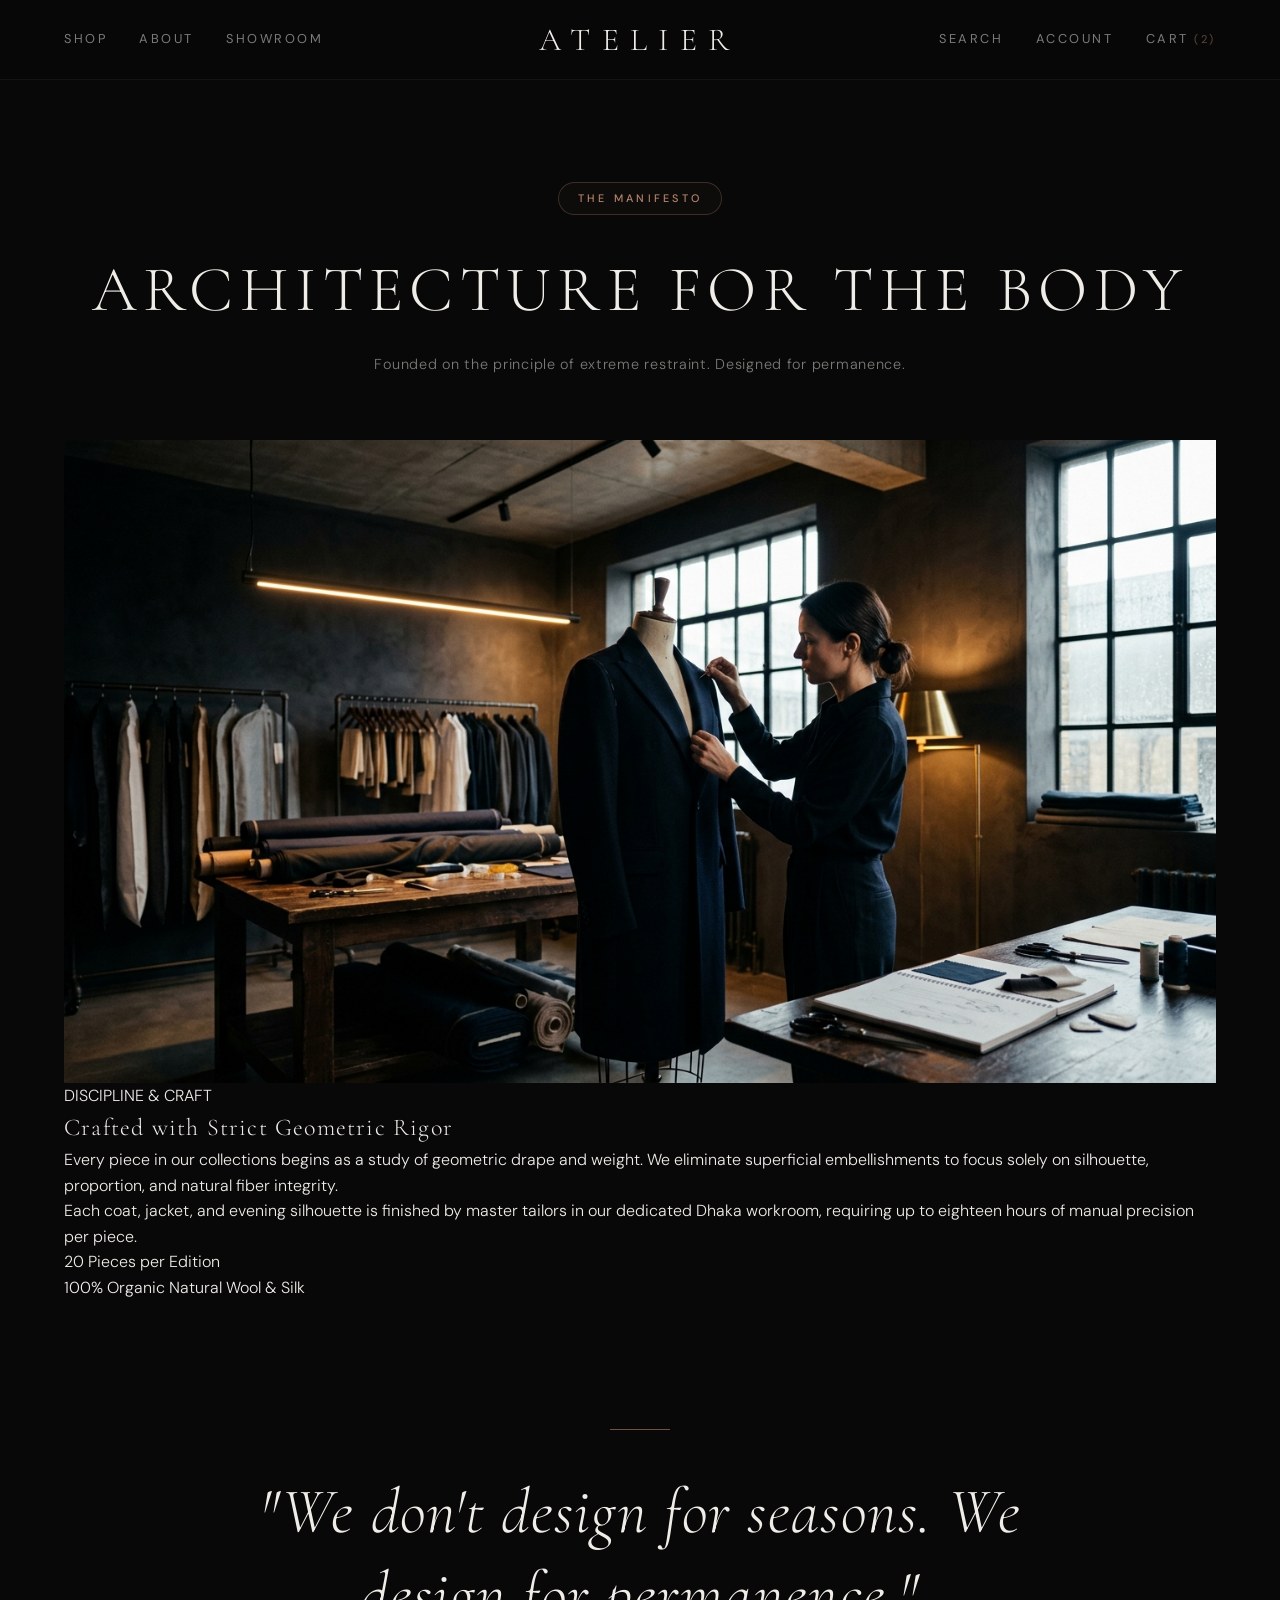
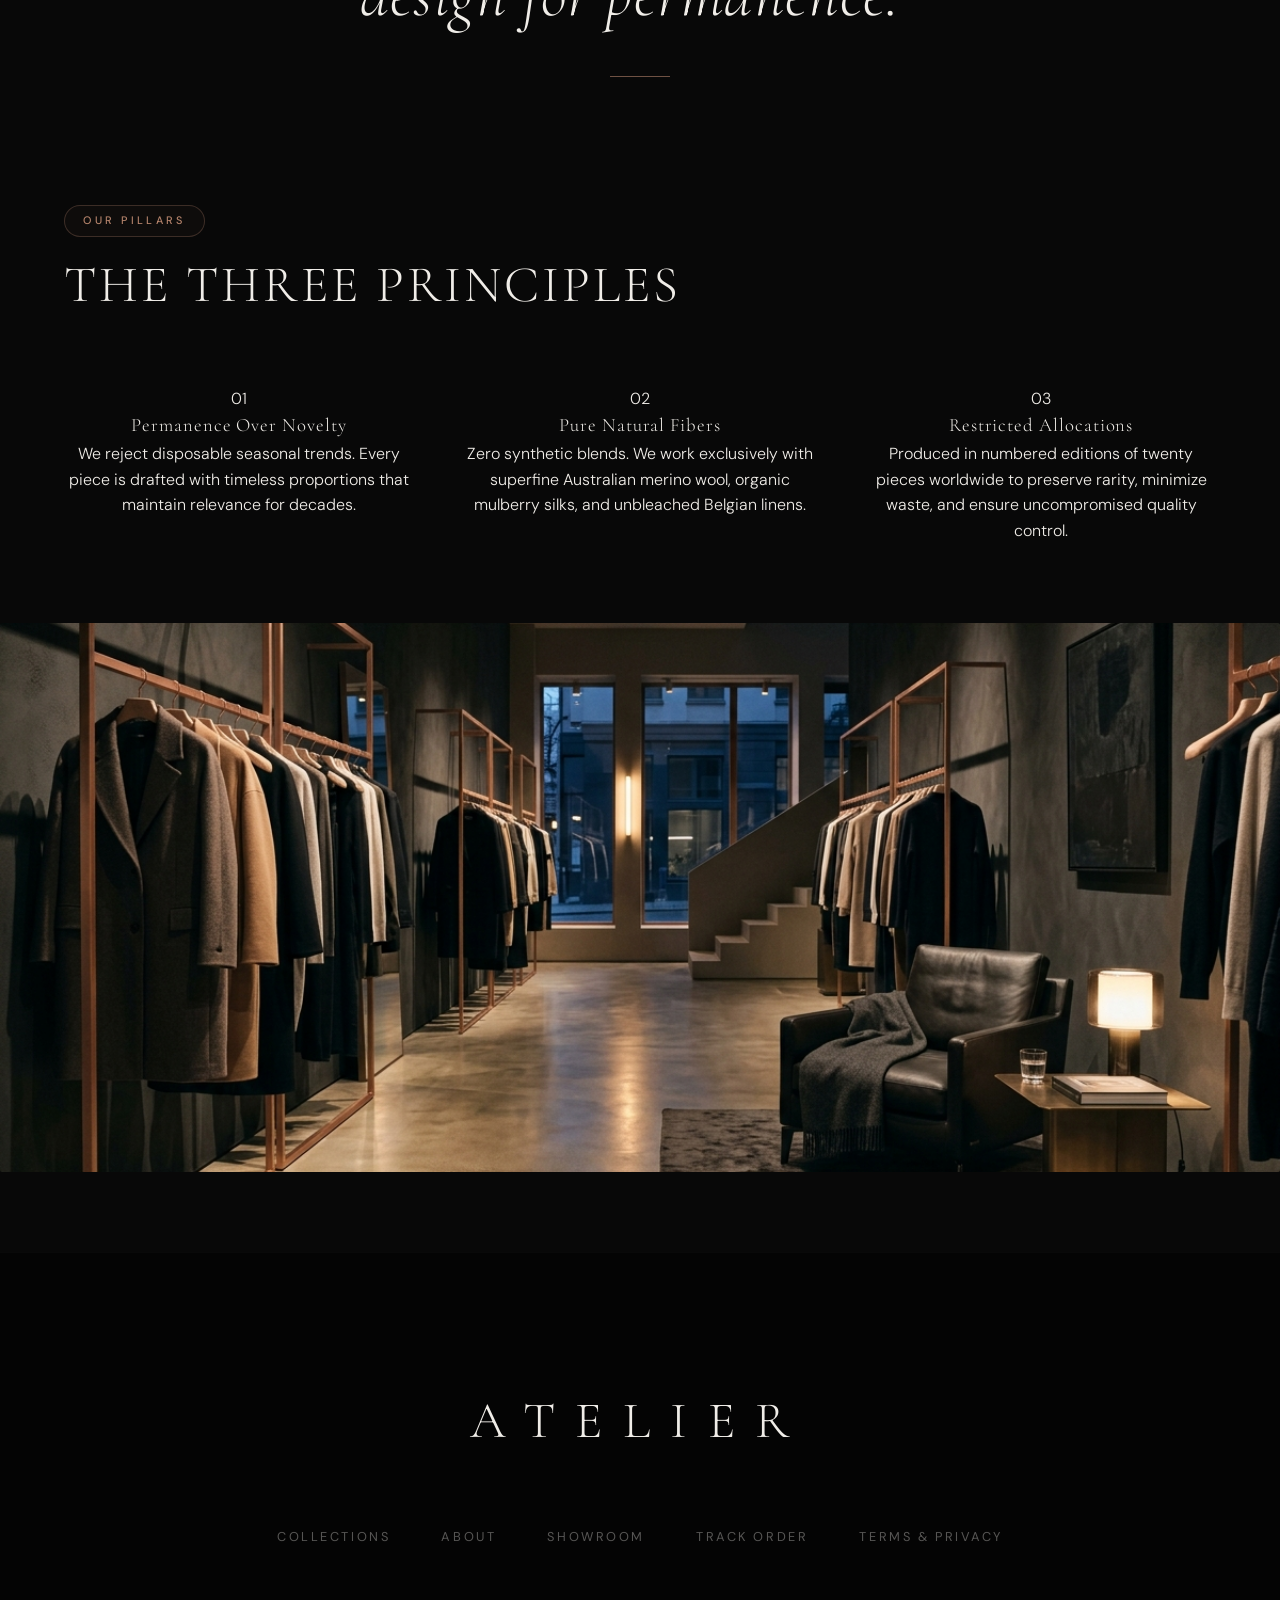
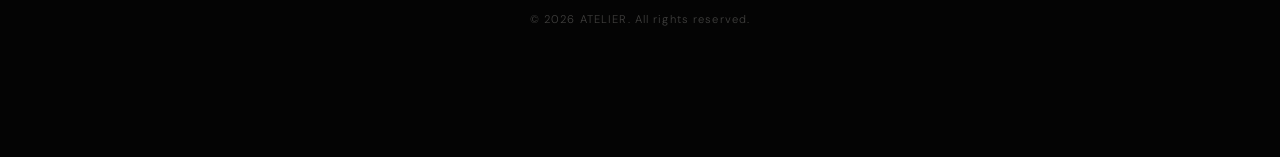
<file: about.html>
<!DOCTYPE html>
<html lang="en">
<head>
	<meta charset="UTF-8">
	<meta name="viewport" content="width=device-width, initial-scale=1.0">
	<meta name="theme-color" content="#080808">
	<title>About the House — ATELIER</title>
	<meta name="description" content="Learn about the philosophy, architectural tailoring discipline, and heritage of Atelier boutique fashion house.">
	
	<!-- Stylesheets -->
	<link rel="stylesheet" href="assets/css/global.css">
	<link rel="stylesheet" href="assets/css/header.css">
	<link rel="stylesheet" href="assets/css/about.css">
	<link rel="stylesheet" href="assets/css/homepage.css">
	<link rel="stylesheet" href="assets/css/footer.css">
	<link rel="stylesheet" href="assets/css/responsive.css">
</head>
<body class="page-template-page-about page">

	<a class="skip-link screen-reader-text" href="#main-content">Skip to content</a>

	<!-- Header Navigation -->
	<nav class="nav" id="main-nav" aria-label="Primary navigation">
		<div class="nav-container container">
			<div class="nav-left" role="list">
				<a href="shop.html" class="nav-link" role="listitem">SHOP</a>
				<a href="about.html" class="nav-link active" role="listitem">ABOUT</a>
				<a href="contact.html" class="nav-link" role="listitem">SHOWROOM</a>
			</div>
			<a href="index.html" class="nav-brand" aria-label="ATELIER — return to homepage">ATELIER</a>
			<div class="nav-right">
				<a href="#search" class="nav-icon-link search-trigger" aria-label="Search creations">SEARCH</a>
				<a href="account.html" class="nav-icon-link" aria-label="Account">ACCOUNT</a>
				<a href="cart.html" class="nav-icon-link" aria-label="View shopping cart">
					CART <span class="nav-cart-count">(2)</span>
				</a>
			</div>
			<button class="hamburger" id="hamburger-btn" type="button" aria-label="Toggle navigation menu" aria-expanded="false" aria-controls="mobile-nav">
				<span class="hamburger-line" aria-hidden="true"></span>
				<span class="hamburger-line" aria-hidden="true"></span>
			</button>
		</div>
		<div class="mobile-menu" id="mobile-nav" role="dialog" aria-label="Mobile navigation" aria-hidden="true">
			<nav class="mobile-menu-links">
				<a href="index.html" class="mobile-link">HOME</a>
				<a href="shop.html" class="mobile-link">SHOP</a>
				<a href="about.html" class="mobile-link">ABOUT</a>
				<a href="contact.html" class="mobile-link">SHOWROOM & CONTACT</a>
				<a href="account.html" class="mobile-link">MY ACCOUNT</a>
				<a href="cart.html" class="mobile-link">SHOPPING BAG</a>
			</nav>
		</div>
	</nav>

	<!-- Search Modal -->
	<div class="search-modal" id="search-modal" aria-hidden="true" role="dialog" aria-label="Search Atelier Collections">
		<button class="search-modal-close" id="search-modal-close" aria-label="Close search">&times;</button>
		<div class="search-modal-inner">
			<div class="search-input-wrap">
				<input type="search" id="header-search-input" placeholder="Search creations, coats, silks..." autocomplete="off">
			</div>
			<div class="search-suggestions">
				<span class="search-suggestions-label">Popular Searches:</span>
				<a href="shop.html?cat=outerwear" class="search-pill">Structured Trench</a>
				<a href="shop.html?cat=dresses" class="search-pill">Silk Column Dress</a>
				<a href="shop.html?cat=tailoring" class="search-pill">Double-Breasted Blazer</a>
				<a href="shop.html?cat=knitwear" class="search-pill">Merino Knitwear</a>
			</div>
		</div>
	</div>

	<header class="page-header">
		<div class="container">
			<span class="season-tag" style="margin-bottom: 1.5rem; display: inline-block;">THE MANIFESTO</span>
			<h1 class="page-title">ARCHITECTURE FOR THE BODY</h1>
			<p class="page-subline">Founded on the principle of extreme restraint. Designed for permanence.</p>
		</div>
	</header>

	<main id="main-content" role="main">

		<!-- 2-Column Story Section -->
		<section class="about-story-section container reveal">
			<div class="about-story-grid">
				<div class="story-image-col">
					<div class="story-image-frame">
						<img src="assets/images/spotlight.jpg" alt="Artisan tailoring at Atelier Workroom" class="story-image">
					</div>
				</div>
				<div class="story-content-col">
					<span class="sub-overline">DISCIPLINE & CRAFT</span>
					<h2 class="story-title">Crafted with Strict Geometric Rigor</h2>
					<p>Every piece in our collections begins as a study of geometric drape and weight. We eliminate superficial embellishments to focus solely on silhouette, proportion, and natural fiber integrity.</p>
					<p>Each coat, jacket, and evening silhouette is finished by master tailors in our dedicated Dhaka workroom, requiring up to eighteen hours of manual precision per piece.</p>
					
					<div class="story-stats-grid">
						<div class="story-stat">
							<span class="stat-num">20</span>
							<span class="stat-txt">Pieces per Edition</span>
						</div>
						<div class="story-stat">
							<span class="stat-num">100%</span>
							<span class="stat-txt">Organic Natural Wool & Silk</span>
						</div>
					</div>
				</div>
			</div>
		</section>

		<!-- Philosophy Strip -->
		<section class="philosophy-strip reveal">
			<div class="philosophy-line-accent" aria-hidden="true"></div>
			<blockquote class="philosophy-text">
				"We don't design for seasons. We design for permanence."
			</blockquote>
			<div class="philosophy-line-accent" aria-hidden="true"></div>
		</section>

		<!-- 3 Values Pillars -->
		<section class="about-values-section container reveal">
			<div class="section-header">
				<span class="season-tag">OUR PILLARS</span>
				<h2 class="section-title">THE THREE PRINCIPLES</h2>
			</div>

			<div class="values-grid">
				<div class="value-card">
					<span class="value-num">01</span>
					<h3 class="value-heading">Permanence Over Novelty</h3>
					<p>We reject disposable seasonal trends. Every piece is drafted with timeless proportions that maintain relevance for decades.</p>
				</div>
				<div class="value-card">
					<span class="value-num">02</span>
					<h3 class="value-heading">Pure Natural Fibers</h3>
					<p>Zero synthetic blends. We work exclusively with superfine Australian merino wool, organic mulberry silks, and unbleached Belgian linens.</p>
				</div>
				<div class="value-card">
					<span class="value-num">03</span>
					<h3 class="value-heading">Restricted Allocations</h3>
					<p>Produced in numbered editions of twenty pieces worldwide to preserve rarity, minimize waste, and ensure uncompromised quality control.</p>
				</div>
			</div>
		</section>

		<!-- 21:9 Studio Panorama Section -->
		<section class="studio-section container reveal">
			<div class="studio-image-wrap">
				<img src="assets/images/store.jpg" alt="Atelier Architectural Studio & Showroom" class="studio-image">
				<div class="studio-overlay">
					<span class="studio-tag">BANANI WORKROOM & SHOWROOM</span>
					<h2 class="studio-title">Experience the Atelier in Person</h2>
					<a href="contact.html" class="btn-luxury">
						<span>REQUEST PRIVATE APPOINTMENT</span>
						<svg width="14" height="14" viewBox="0 0 16 16" fill="none" stroke="currentColor" stroke-width="1.5" aria-hidden="true">
							<polyline points="6 3 11 8 6 13"/>
						</svg>
					</a>
				</div>
			</div>
		</section>

	</main>

	<!-- Footer -->
	<footer class="footer" id="footer">
		<a href="index.html" class="footer-brand" aria-label="ATELIER — return to homepage">ATELIER</a>
		<nav class="footer-links" aria-label="Footer navigation">
			<a href="shop.html">COLLECTIONS</a>
			<a href="about.html">ABOUT</a>
			<a href="contact.html">SHOWROOM</a>
			<a href="track-order.html">TRACK ORDER</a>
			<a href="terms.html">TERMS & PRIVACY</a>
		</nav>
		<p class="footer-copyright">&copy; 2026 ATELIER. All rights reserved.</p>
	</footer>

	<script src="assets/js/main.js" defer></script>
</body>
</html>
</file>
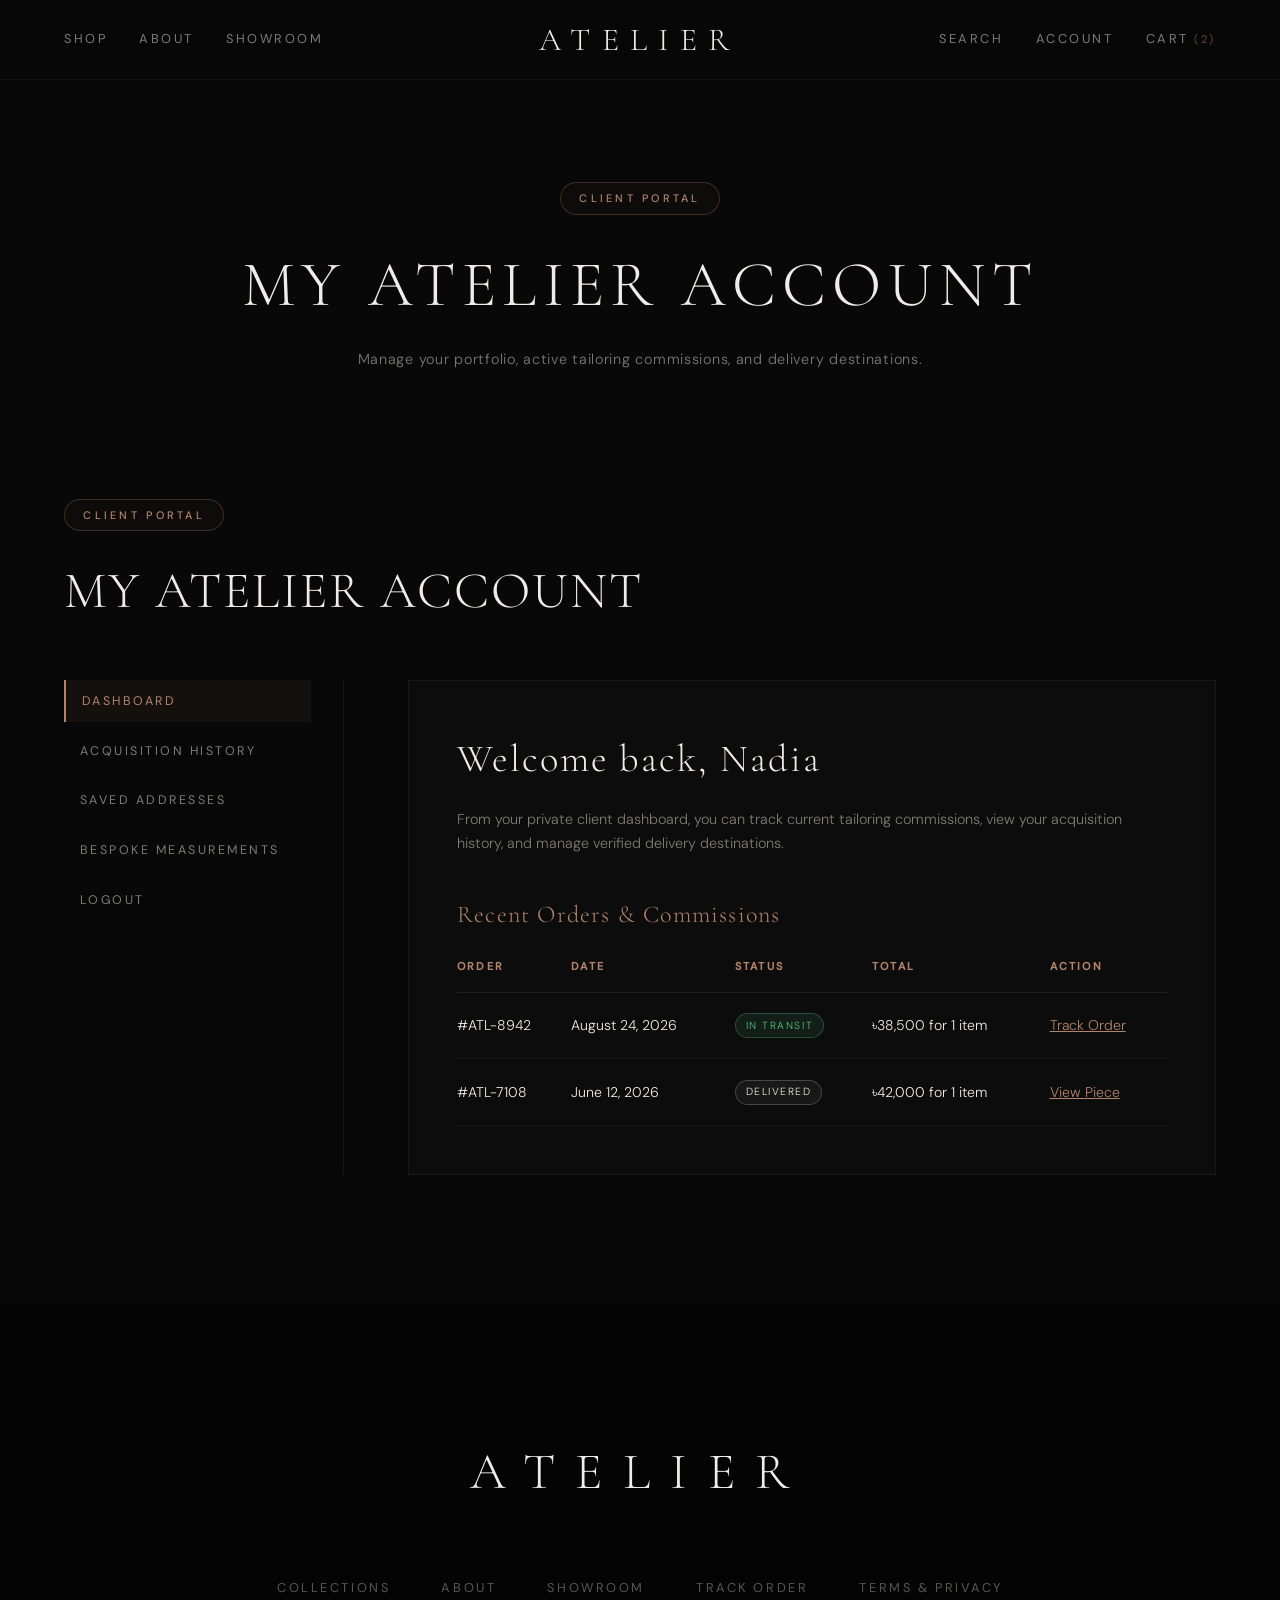
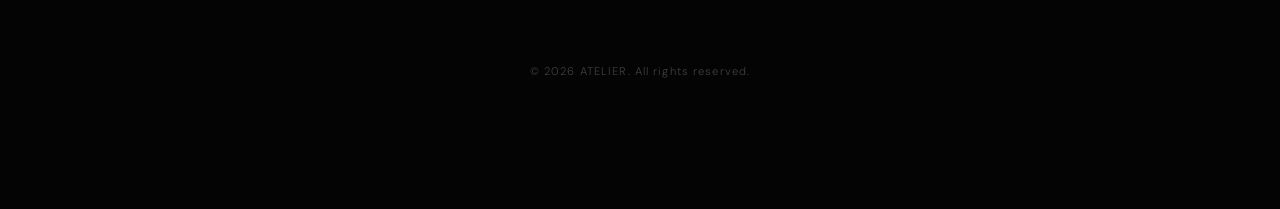
<file: account.html>
<!DOCTYPE html>
<html lang="en">
<head>
	<meta charset="UTF-8">
	<meta name="viewport" content="width=device-width, initial-scale=1.0">
	<meta name="theme-color" content="#080808">
	<title>My Account & Private Portfolio — ATELIER</title>
	
	<!-- Stylesheets -->
	<link rel="stylesheet" href="assets/css/global.css">
	<link rel="stylesheet" href="assets/css/header.css">
	<link rel="stylesheet" href="assets/css/footer.css">
	<link rel="stylesheet" href="assets/css/responsive.css">
	<style>
		.account-layout { display: grid; grid-template-columns: 280px 1fr; gap: clamp(2rem, 5vw, 5rem); margin: 3rem 0 8rem; }
		.account-nav { display: flex; flex-direction: column; gap: 0.5rem; border-right: 1px solid rgba(240,237,232,0.06); padding-right: 2rem; }
		.account-nav-btn { background: none; border: none; text-align: left; color: var(--color-muted); font-family: var(--font-body); font-size: 0.78rem; letter-spacing: 0.2em; text-transform: uppercase; padding: 0.8rem 1rem; cursor: pointer; transition: all var(--transition-fast); }
		.account-nav-btn.active, .account-nav-btn:hover { color: var(--accent-rose-gold); background: rgba(180,131,107,0.06); border-left: 2px solid var(--accent-rose-gold); }
		.account-card { background: #0c0c0c; border: 1px solid rgba(240,237,232,0.06); padding: clamp(2rem, 4vw, 3rem); }
		.account-welcome { font-family: var(--font-display); font-size: clamp(1.8rem, 3vw, 2.4rem); font-weight: 300; margin-bottom: 1rem; }
		.account-text { color: var(--color-muted); font-size: 0.9rem; line-height: 1.7; margin-bottom: 2.5rem; }
		.orders-table { width: 100%; border-collapse: collapse; margin-top: 1.5rem; }
		.orders-table th { text-align: left; font-size: 0.68rem; letter-spacing: 0.2em; text-transform: uppercase; color: var(--accent-rose-gold); padding-bottom: 1rem; border-bottom: 1px solid rgba(240,237,232,0.08); }
		.orders-table td { padding: 1.25rem 0; font-size: 0.88rem; border-bottom: 1px solid rgba(240,237,232,0.04); }
		.order-status-badge { display: inline-block; font-size: 0.65rem; letter-spacing: 0.15em; text-transform: uppercase; padding: 0.2rem 0.6rem; border-radius: 50px; background: rgba(85,199,130,0.1); color: #55c782; border: 1px solid rgba(85,199,130,0.3); }
		@media (max-width: 900px) { .account-layout { grid-template-columns: 1fr; } .account-nav { border-right: none; border-bottom: 1px solid rgba(240,237,232,0.06); padding-bottom: 1.5rem; flex-direction: row; overflow-x: auto; } }
	</style>
</head>
<body class="page-template-default page page-id-account woocommerce-account">

	<a class="skip-link screen-reader-text" href="#main-content">Skip to content</a>

	<!-- Header Navigation -->
	<nav class="nav" id="main-nav" aria-label="Primary navigation">
		<div class="nav-container container">
			<div class="nav-left" role="list">
				<a href="shop.html" class="nav-link" role="listitem">SHOP</a>
				<a href="about.html" class="nav-link" role="listitem">ABOUT</a>
				<a href="contact.html" class="nav-link" role="listitem">SHOWROOM</a>
			</div>
			<a href="index.html" class="nav-brand" aria-label="ATELIER — return to homepage">ATELIER</a>
			<div class="nav-right">
				<a href="#search" class="nav-icon-link search-trigger" aria-label="Search creations">SEARCH</a>
				<a href="account.html" class="nav-icon-link active" aria-label="Account">ACCOUNT</a>
				<a href="cart.html" class="nav-icon-link" aria-label="View shopping cart">
					CART <span class="nav-cart-count">(2)</span>
				</a>
			</div>
			<button class="hamburger" id="hamburger-btn" type="button" aria-label="Toggle navigation menu" aria-expanded="false" aria-controls="mobile-nav">
				<span class="hamburger-line" aria-hidden="true"></span>
				<span class="hamburger-line" aria-hidden="true"></span>
			</button>
		</div>
		<div class="mobile-menu" id="mobile-nav" role="dialog" aria-label="Mobile navigation" aria-hidden="true">
			<nav class="mobile-menu-links">
				<a href="index.html" class="mobile-link">HOME</a>
				<a href="shop.html" class="mobile-link">SHOP</a>
				<a href="about.html" class="mobile-link">ABOUT</a>
				<a href="contact.html" class="mobile-link">SHOWROOM & CONTACT</a>
				<a href="account.html" class="mobile-link">MY ACCOUNT</a>
				<a href="cart.html" class="mobile-link">SHOPPING BAG</a>
			</nav>
		</div>
	</nav>

	<!-- Search Modal -->
	<div class="search-modal" id="search-modal" aria-hidden="true" role="dialog" aria-label="Search Atelier Collections">
		<button class="search-modal-close" id="search-modal-close" aria-label="Close search">&times;</button>
		<div class="search-modal-inner">
			<div class="search-input-wrap">
				<input type="search" id="header-search-input" placeholder="Search creations, coats, silks..." autocomplete="off">
			</div>
			<div class="search-suggestions">
				<span class="search-suggestions-label">Popular Searches:</span>
				<a href="shop.html?cat=outerwear" class="search-pill">Structured Trench</a>
				<a href="shop.html?cat=dresses" class="search-pill">Silk Column Dress</a>
				<a href="shop.html?cat=tailoring" class="search-pill">Double-Breasted Blazer</a>
				<a href="shop.html?cat=knitwear" class="search-pill">Merino Knitwear</a>
			</div>
		</div>
	</div>

	<header class="page-header">
		<div class="container">
			<span class="season-tag" style="margin-bottom: 1.2rem; display: inline-block;">CLIENT PORTAL</span>
			<h1 class="page-title">MY ATELIER ACCOUNT</h1>
			<p class="page-subline">Manage your portfolio, active tailoring commissions, and delivery destinations.</p>
		</div>
	</header>

	<main id="main-content" role="main" class="container">
		<header style="margin-top: 4rem;">
			<span class="season-tag">CLIENT PORTAL</span>
			<h1 style="font-family: var(--font-display); font-size: clamp(2.2rem, 4vw, 3.4rem); font-weight: 300; letter-spacing: 0.04em;">MY ATELIER ACCOUNT</h1>
		</header>

		<div class="account-layout">
			<!-- Navigation Sidebar -->
			<aside class="account-nav" aria-label="Account Navigation">
				<button type="button" class="account-nav-btn active">DASHBOARD</button>
				<button type="button" class="account-nav-btn">ACQUISITION HISTORY</button>
				<button type="button" class="account-nav-btn">SAVED ADDRESSES</button>
				<button type="button" class="account-nav-btn">BESPOKE MEASUREMENTS</button>
				<button type="button" class="account-nav-btn">LOGOUT</button>
			</aside>

			<!-- Account Content -->
			<div class="account-card">
				<h2 class="account-welcome">Welcome back, Nadia</h2>
				<p class="account-text">From your private client dashboard, you can track current tailoring commissions, view your acquisition history, and manage verified delivery destinations.</p>

				<h3 style="font-family: var(--font-display); font-size: 1.5rem; font-weight: 300; margin-bottom: 1rem; color: var(--accent-rose-gold);">Recent Orders & Commissions</h3>
				<table class="orders-table">
					<thead>
						<tr>
							<th>ORDER</th>
							<th>DATE</th>
							<th>STATUS</th>
							<th>TOTAL</th>
							<th>ACTION</th>
						</tr>
					</thead>
					<tbody>
						<tr>
							<td>#ATL-8942</td>
							<td>August 24, 2026</td>
							<td><span class="order-status-badge">In Transit</span></td>
							<td>৳38,500 for 1 item</td>
							<td><a href="track-order.html" style="color: var(--accent-rose-gold); text-decoration: underline;">Track Order</a></td>
						</tr>
						<tr>
							<td>#ATL-7108</td>
							<td>June 12, 2026</td>
							<td><span class="order-status-badge" style="background: rgba(255,255,255,0.05); color: var(--color-light); border-color: rgba(255,255,255,0.2);">Delivered</span></td>
							<td>৳42,000 for 1 item</td>
							<td><a href="product.html" style="color: var(--accent-rose-gold); text-decoration: underline;">View Piece</a></td>
						</tr>
					</tbody>
				</table>
			</div>
		</div>
	</main>

	<!-- Footer -->
	<footer class="footer" id="footer">
		<a href="index.html" class="footer-brand" aria-label="ATELIER — return to homepage">ATELIER</a>
		<nav class="footer-links" aria-label="Footer navigation">
			<a href="shop.html">COLLECTIONS</a>
			<a href="about.html">ABOUT</a>
			<a href="contact.html">SHOWROOM</a>
			<a href="track-order.html">TRACK ORDER</a>
			<a href="terms.html">TERMS & PRIVACY</a>
		</nav>
		<p class="footer-copyright">&copy; 2026 ATELIER. All rights reserved.</p>
	</footer>

	<script src="assets/js/main.js" defer></script>
</body>
</html>
</file>
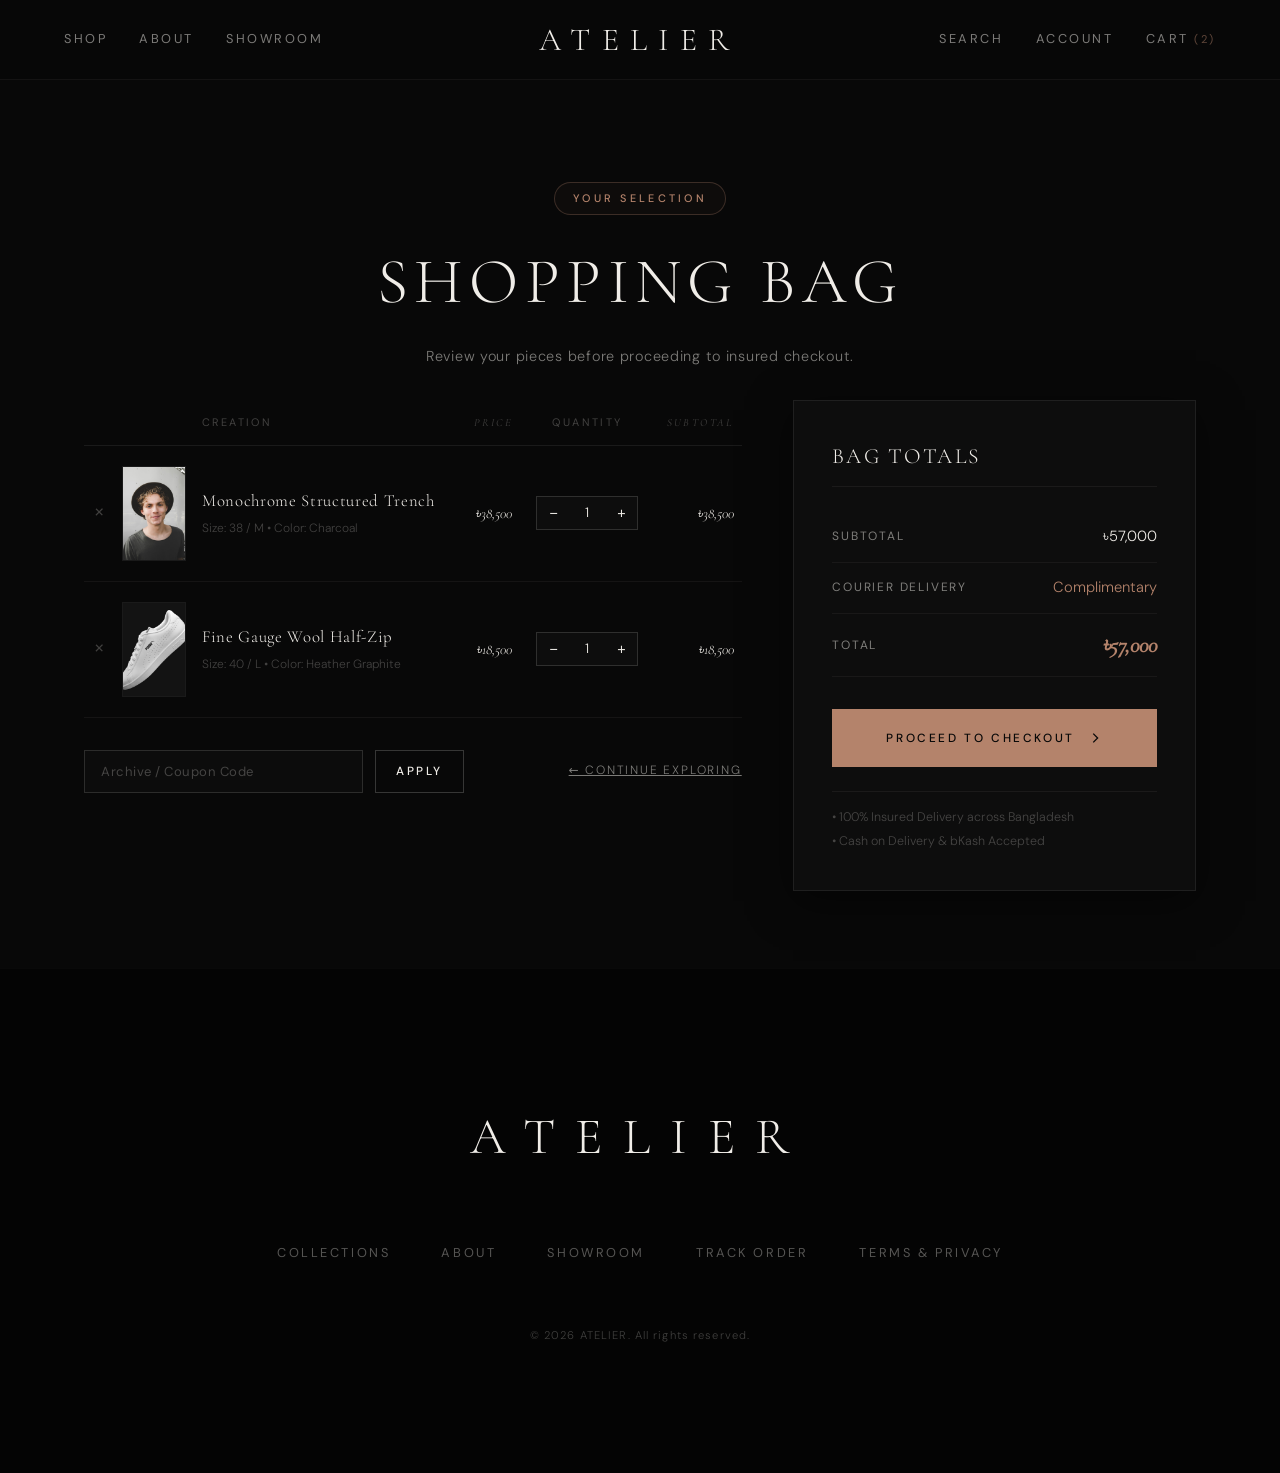
<file: cart.html>
<!DOCTYPE html>
<html lang="en">
<head>
	<meta charset="UTF-8">
	<meta name="viewport" content="width=device-width, initial-scale=1.0">
	<meta name="theme-color" content="#080808">
	<title>Shopping Bag — ATELIER</title>
	
	<!-- Stylesheets -->
	<link rel="stylesheet" href="assets/css/global.css">
	<link rel="stylesheet" href="assets/css/header.css">
	<link rel="stylesheet" href="assets/css/cart.css">
	<link rel="stylesheet" href="assets/css/footer.css">
	<link rel="stylesheet" href="assets/css/responsive.css">
</head>
<body class="page-template-default page page-id-cart woocommerce-cart woocommerce-page">

	<a class="skip-link screen-reader-text" href="#main-content">Skip to content</a>

	<!-- Header Navigation -->
	<nav class="nav" id="main-nav" aria-label="Primary navigation">
		<div class="nav-container container">
			<div class="nav-left" role="list">
				<a href="shop.html" class="nav-link" role="listitem">SHOP</a>
				<a href="about.html" class="nav-link" role="listitem">ABOUT</a>
				<a href="contact.html" class="nav-link" role="listitem">SHOWROOM</a>
			</div>
			<a href="index.html" class="nav-brand" aria-label="ATELIER — return to homepage">ATELIER</a>
			<div class="nav-right">
				<a href="#search" class="nav-icon-link search-trigger" aria-label="Search creations">SEARCH</a>
				<a href="account.html" class="nav-icon-link" aria-label="Account">ACCOUNT</a>
				<a href="cart.html" class="nav-icon-link active" aria-label="View shopping cart">
					CART <span class="nav-cart-count">(2)</span>
				</a>
			</div>
			<button class="hamburger" id="hamburger-btn" type="button" aria-label="Toggle navigation menu" aria-expanded="false" aria-controls="mobile-nav">
				<span class="hamburger-line" aria-hidden="true"></span>
				<span class="hamburger-line" aria-hidden="true"></span>
			</button>
		</div>
		<div class="mobile-menu" id="mobile-nav" role="dialog" aria-label="Mobile navigation" aria-hidden="true">
			<nav class="mobile-menu-links">
				<a href="index.html" class="mobile-link">HOME</a>
				<a href="shop.html" class="mobile-link">SHOP</a>
				<a href="about.html" class="mobile-link">ABOUT</a>
				<a href="contact.html" class="mobile-link">SHOWROOM & CONTACT</a>
				<a href="account.html" class="mobile-link">MY ACCOUNT</a>
				<a href="cart.html" class="mobile-link">SHOPPING BAG</a>
			</nav>
		</div>
	</nav>

	<!-- Search Modal -->
	<div class="search-modal" id="search-modal" aria-hidden="true" role="dialog" aria-label="Search Atelier Collections">
		<button class="search-modal-close" id="search-modal-close" aria-label="Close search">&times;</button>
		<div class="search-modal-inner">
			<div class="search-input-wrap">
				<input type="search" id="header-search-input" placeholder="Search creations, coats, silks..." autocomplete="off">
			</div>
			<div class="search-suggestions">
				<span class="search-suggestions-label">Popular Searches:</span>
				<a href="shop.html?cat=outerwear" class="search-pill">Structured Trench</a>
				<a href="shop.html?cat=dresses" class="search-pill">Silk Column Dress</a>
				<a href="shop.html?cat=tailoring" class="search-pill">Double-Breasted Blazer</a>
				<a href="shop.html?cat=knitwear" class="search-pill">Merino Knitwear</a>
			</div>
		</div>
	</div>

	<!-- Centered Page Header with Title -->
	<header class="page-header" style="padding-bottom: 2rem;">
		<div class="container">
			<span class="season-tag" style="margin-bottom: 1rem; display: inline-block;">YOUR SELECTION</span>
			<h1 class="page-title">SHOPPING BAG</h1>
			<p class="page-subline">Review your pieces before proceeding to insured checkout.</p>
		</div>
	</header>

	<main id="main-content" role="main" class="container atelier-cart-page woocommerce">
		<div class="cart-layout">
			
			<!-- LEFT COLUMN: Cart Items Table -->
			<div class="cart-items-col">
				<form class="woocommerce-cart-form">
					<table class="shop_table shop_table_responsive cart woocommerce-cart-form__contents">
						<thead>
							<tr>
								<th class="product-remove">&nbsp;</th>
								<th class="product-thumbnail">&nbsp;</th>
								<th class="product-name">CREATION</th>
								<th class="product-price">PRICE</th>
								<th class="product-quantity">QUANTITY</th>
								<th class="product-subtotal">SUBTOTAL</th>
							</tr>
						</thead>
						<tbody>
							<!-- Item 1 -->
							<tr class="woocommerce-cart-form__cart-item cart_item">
								<td class="product-remove">
									<a href="#" class="remove" onclick="event.preventDefault(); this.closest('tr').remove();" aria-label="Remove item">&times;</a>
								</td>
								<td class="product-thumbnail">
									<a href="product.html">
										<img src="assets/images/overcoat.jpg" alt="Monochrome Structured Trench">
									</a>
								</td>
								<td class="product-name">
									<a href="product.html">Monochrome Structured Trench</a>
									<div style="font-size: 0.75rem; color: var(--color-ghost); margin-top: 0.2rem;">Size: 38 / M &bull; Color: Charcoal</div>
								</td>
								<td class="product-price">
									<span class="woocommerce-Price-amount">৳38,500</span>
								</td>
								<td class="product-quantity">
									<div class="qty-selector">
										<button type="button" class="qty-btn" onclick="stepCartQty(this, -1)">&minus;</button>
										<span class="qty-val">1</span>
										<button type="button" class="qty-btn" onclick="stepCartQty(this, 1)">&plus;</button>
									</div>
								</td>
								<td class="product-subtotal">
									<span class="woocommerce-Price-amount">৳38,500</span>
								</td>
							</tr>

							<!-- Item 2 -->
							<tr class="woocommerce-cart-form__cart-item cart_item">
								<td class="product-remove">
									<a href="#" class="remove" onclick="event.preventDefault(); this.closest('tr').remove();" aria-label="Remove item">&times;</a>
								</td>
								<td class="product-thumbnail">
									<a href="product.html">
										<img src="assets/images/halfzip.jpg" alt="Fine Gauge Wool Half-Zip">
									</a>
								</td>
								<td class="product-name">
									<a href="product.html">Fine Gauge Wool Half-Zip</a>
									<div style="font-size: 0.75rem; color: var(--color-ghost); margin-top: 0.2rem;">Size: 40 / L &bull; Color: Heather Graphite</div>
								</td>
								<td class="product-price">
									<span class="woocommerce-Price-amount">৳18,500</span>
								</td>
								<td class="product-quantity">
									<div class="qty-selector">
										<button type="button" class="qty-btn" onclick="stepCartQty(this, -1)">&minus;</button>
										<span class="qty-val">1</span>
										<button type="button" class="qty-btn" onclick="stepCartQty(this, 1)">&plus;</button>
									</div>
								</td>
								<td class="product-subtotal">
									<span class="woocommerce-Price-amount">৳18,500</span>
								</td>
							</tr>
						</tbody>
					</table>

					<!-- Coupon Actions Bar -->
					<div class="cart-actions-bar">
						<div class="coupon-form-wrap">
							<input type="text" placeholder="Archive / Coupon Code" aria-label="Coupon code">
							<button type="button" class="btn-luxury-outline" style="padding: 0 1.25rem; white-space: nowrap;">APPLY</button>
						</div>
						<a href="shop.html" class="continue-shopping-btn">&larr; CONTINUE EXPLORING</a>
					</div>
				</form>
			</div>

			<!-- RIGHT COLUMN: Sticky Totals Summary Card -->
			<div class="cart-totals-col">
				<div class="cart_totals">
					<h2>BAG TOTALS</h2>
					<table>
						<tbody>
							<tr>
								<th>Subtotal</th>
								<td>৳57,000</td>
							</tr>
							<tr>
								<th>Courier Delivery</th>
								<td style="color: var(--accent-rose-gold);">Complimentary</td>
							</tr>
							<tr class="order-total">
								<th>Total</th>
								<td><strong>৳57,000</strong></td>
							</tr>
						</tbody>
					</table>

					<div class="wc-proceed-to-checkout">
						<a href="checkout.html" class="btn-luxury" style="width: 100%; justify-content: center;">
							<span>PROCEED TO CHECKOUT</span>
							<svg width="14" height="14" viewBox="0 0 16 16" fill="none" stroke="currentColor" stroke-width="1.5" aria-hidden="true">
								<polyline points="6 3 11 8 6 13"/>
							</svg>
						</a>
					</div>

					<div style="margin-top: 1.5rem; padding-top: 1rem; border-top: 1px solid rgba(240,237,232,0.06); font-size: 0.78rem; color: var(--color-ghost); line-height: 1.6;">
						<p style="margin: 0;">&bull; 100% Insured Delivery across Bangladesh</p>
						<p style="margin: 0.25rem 0 0;">&bull; Cash on Delivery & bKash Accepted</p>
					</div>
				</div>
			</div>

		</div>
	</main>

	<!-- Footer -->
	<footer class="footer" id="footer">
		<a href="index.html" class="footer-brand" aria-label="ATELIER — return to homepage">ATELIER</a>
		<nav class="footer-links" aria-label="Footer navigation">
			<a href="shop.html">COLLECTIONS</a>
			<a href="about.html">ABOUT</a>
			<a href="contact.html">SHOWROOM</a>
			<a href="track-order.html">TRACK ORDER</a>
			<a href="terms.html">TERMS & PRIVACY</a>
		</nav>
		<p class="footer-copyright">&copy; 2026 ATELIER. All rights reserved.</p>
	</footer>

	<script src="assets/js/main.js" defer></script>
	<script>
		function stepCartQty(btn, amount) {
			var valEl = btn.parentElement.querySelector('.qty-val');
			var val = parseInt(valEl.textContent) + amount;
			if (val >= 1 && val <= 5) {
				valEl.textContent = val;
			}
		}
	</script>
</body>
</html>
</file>
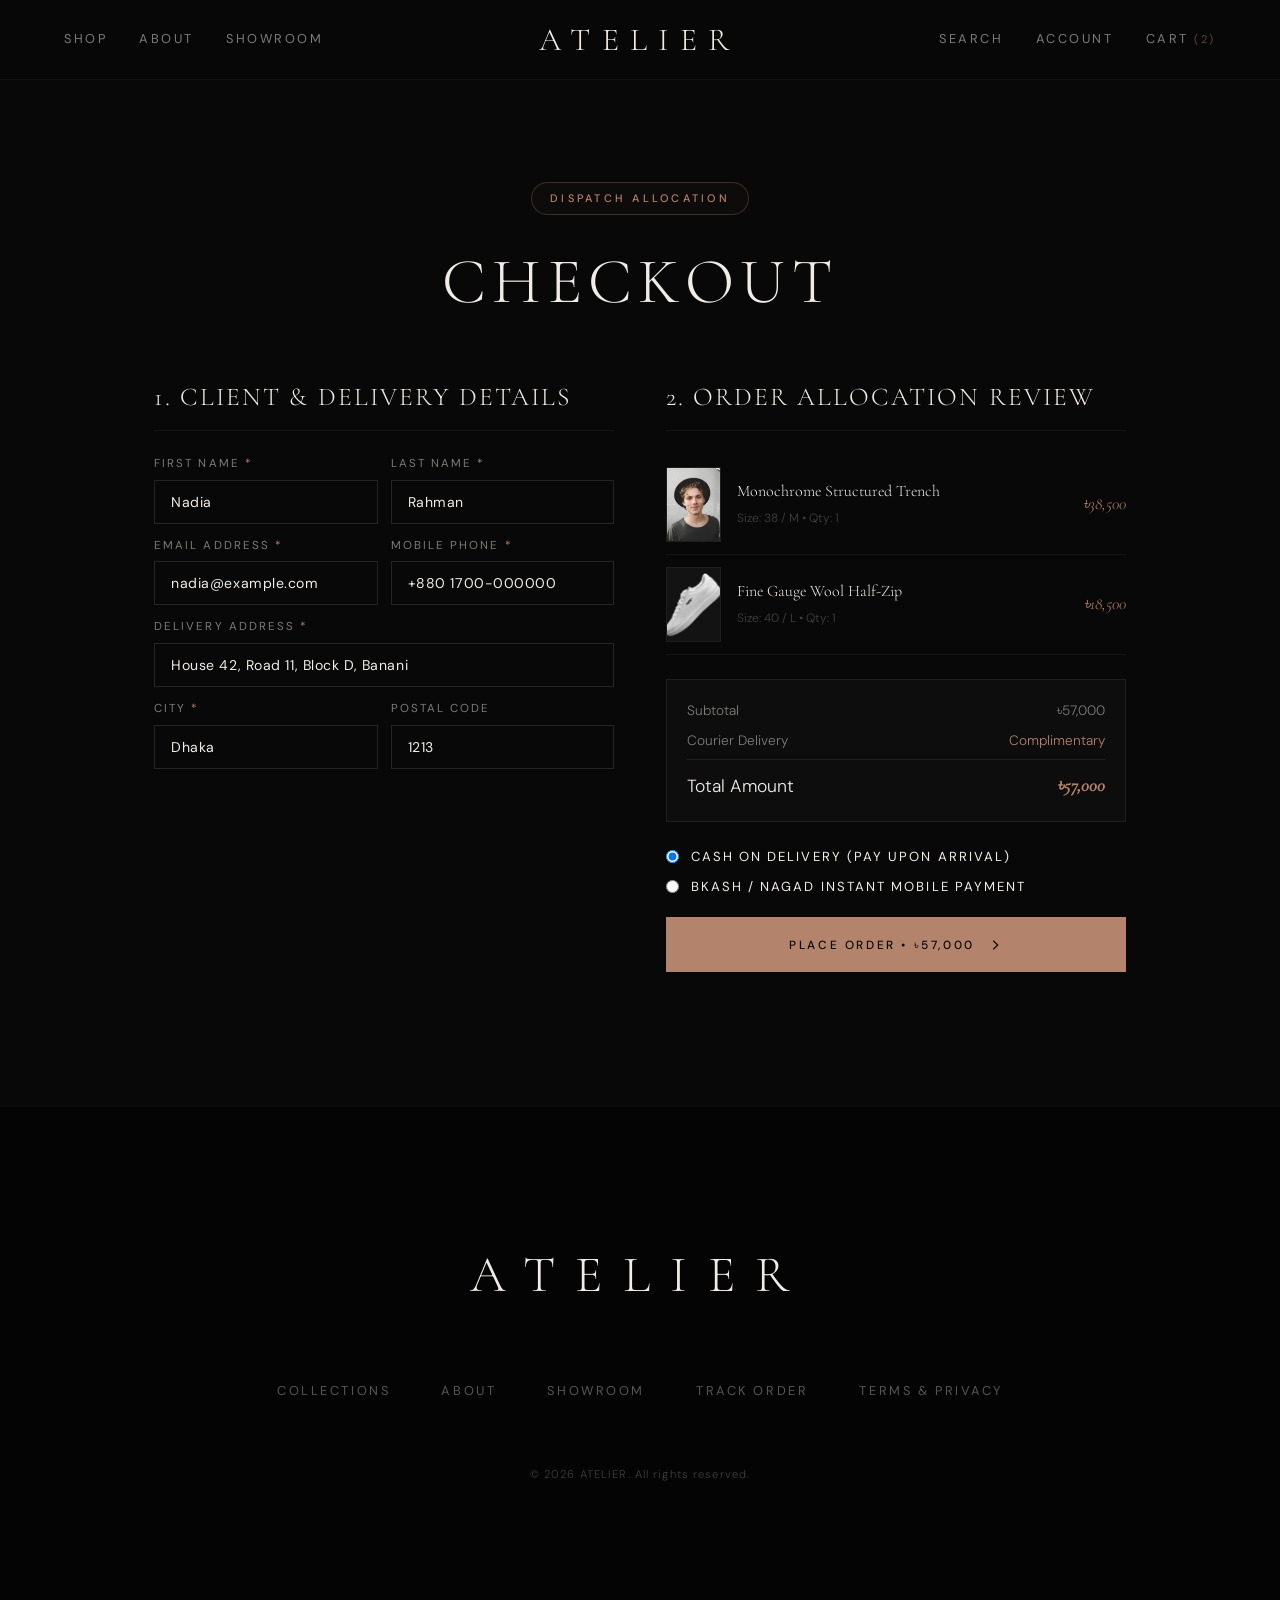
<file: checkout.html>
<!DOCTYPE html>
<html lang="en">
<head>
	<meta charset="UTF-8">
	<meta name="viewport" content="width=device-width, initial-scale=1.0">
	<meta name="theme-color" content="#080808">
	<title>Checkout — ATELIER</title>
	
	<!-- Stylesheets -->
	<link rel="stylesheet" href="assets/css/global.css">
	<link rel="stylesheet" href="assets/css/header.css">
	<link rel="stylesheet" href="assets/css/checkout.css">
	<link rel="stylesheet" href="assets/css/footer.css">
	<link rel="stylesheet" href="assets/css/responsive.css">
	<style>
		.checkout-preview-item { display: flex; align-items: center; gap: 1rem; padding: 0.75rem 0; border-bottom: 1px solid rgba(240,237,232,0.06); }
		.checkout-preview-img { width: 55px; height: 75px; object-fit: cover; border: 1px solid rgba(240,237,232,0.1); flex-shrink: 0; }
		.checkout-preview-info { flex-grow: 1; }
		.checkout-preview-title { font-family: var(--font-display); font-size: 1rem; color: var(--color-light); font-weight: 300; display: block; }
		.checkout-preview-meta { font-size: 0.75rem; color: var(--color-ghost); }
		.checkout-preview-price { font-family: var(--font-display); font-style: italic; color: var(--accent-rose-gold); font-size: 1.05rem; }
	</style>
</head>
<body class="page-template-default page page-id-checkout woocommerce-checkout woocommerce-page">

	<a class="skip-link screen-reader-text" href="#main-content">Skip to content</a>

	<!-- Header Navigation -->
	<nav class="nav" id="main-nav" aria-label="Primary navigation">
		<div class="nav-container container">
			<div class="nav-left" role="list">
				<a href="shop.html" class="nav-link" role="listitem">SHOP</a>
				<a href="about.html" class="nav-link" role="listitem">ABOUT</a>
				<a href="contact.html" class="nav-link" role="listitem">SHOWROOM</a>
			</div>
			<a href="index.html" class="nav-brand" aria-label="ATELIER — return to homepage">ATELIER</a>
			<div class="nav-right">
				<a href="#search" class="nav-icon-link search-trigger" aria-label="Search creations">SEARCH</a>
				<a href="account.html" class="nav-icon-link" aria-label="Account">ACCOUNT</a>
				<a href="cart.html" class="nav-icon-link" aria-label="View shopping cart">
					CART <span class="nav-cart-count">(2)</span>
				</a>
			</div>
			<button class="hamburger" id="hamburger-btn" type="button" aria-label="Toggle navigation menu" aria-expanded="false" aria-controls="mobile-nav">
				<span class="hamburger-line" aria-hidden="true"></span>
				<span class="hamburger-line" aria-hidden="true"></span>
			</button>
		</div>
		<div class="mobile-menu" id="mobile-nav" role="dialog" aria-label="Mobile navigation" aria-hidden="true">
			<nav class="mobile-menu-links">
				<a href="index.html" class="mobile-link">HOME</a>
				<a href="shop.html" class="mobile-link">SHOP</a>
				<a href="about.html" class="mobile-link">ABOUT</a>
				<a href="contact.html" class="mobile-link">SHOWROOM & CONTACT</a>
				<a href="account.html" class="mobile-link">MY ACCOUNT</a>
				<a href="cart.html" class="mobile-link">SHOPPING BAG</a>
			</nav>
		</div>
	</nav>

	<!-- Search Modal -->
	<div class="search-modal" id="search-modal" aria-hidden="true" role="dialog" aria-label="Search Atelier Collections">
		<button class="search-modal-close" id="search-modal-close" aria-label="Close search">&times;</button>
		<div class="search-modal-inner">
			<div class="search-input-wrap">
				<input type="search" id="header-search-input" placeholder="Search creations, coats, silks..." autocomplete="off">
			</div>
			<div class="search-suggestions">
				<span class="search-suggestions-label">Popular Searches:</span>
				<a href="shop.html?cat=outerwear" class="search-pill">Structured Trench</a>
				<a href="shop.html?cat=dresses" class="search-pill">Silk Column Dress</a>
				<a href="shop.html?cat=tailoring" class="search-pill">Double-Breasted Blazer</a>
				<a href="shop.html?cat=knitwear" class="search-pill">Merino Knitwear</a>
			</div>
		</div>
	</div>

	<header class="page-header" style="padding-bottom: 2rem;">
		<div class="container">
			<span class="season-tag" style="margin-bottom: 1rem; display: inline-block;">DISPATCH ALLOCATION</span>
			<h1 class="page-title">CHECKOUT</h1>
		</div>
	</header>

	<main id="main-content" role="main" class="container woocommerce" style="max-width: 1100px;">
		<form class="woocommerce-checkout" onsubmit="event.preventDefault(); alert('Order confirmed! A receipt and tracking ID have been dispatched to your email.'); window.location.href='index.html';">
			
			<div class="col2-set" id="customer_details" style="margin-bottom: 2rem;">
				<!-- LEFT: Billing Fields -->
				<div class="col-1">
					<h3>1. CLIENT & DELIVERY DETAILS</h3>
					
					<div class="form-row" style="display: grid; grid-template-columns: 1fr 1fr; gap: 0.8rem; margin-bottom: 0.8rem;">
						<div>
							<label for="billing_first_name">FIRST NAME <span class="required">*</span></label>
							<input type="text" id="billing_first_name" required value="Nadia" style="padding: 0.75rem 1rem;">
						</div>
						<div>
							<label for="billing_last_name">LAST NAME <span class="required">*</span></label>
							<input type="text" id="billing_last_name" required value="Rahman" style="padding: 0.75rem 1rem;">
						</div>
					</div>

					<div class="form-row" style="display: grid; grid-template-columns: 1fr 1fr; gap: 0.8rem; margin-bottom: 0.8rem;">
						<div>
							<label for="billing_email">EMAIL ADDRESS <span class="required">*</span></label>
							<input type="email" id="billing_email" required value="nadia@example.com" style="padding: 0.75rem 1rem;">
						</div>
						<div>
							<label for="billing_phone">MOBILE PHONE <span class="required">*</span></label>
							<input type="tel" id="billing_phone" required value="+880 1700-000000" style="padding: 0.75rem 1rem;">
						</div>
					</div>

					<div class="form-row" style="margin-bottom: 0.8rem;">
						<label for="billing_address_1">DELIVERY ADDRESS <span class="required">*</span></label>
						<input type="text" id="billing_address_1" required value="House 42, Road 11, Block D, Banani" style="padding: 0.75rem 1rem;">
					</div>

					<div class="form-row" style="display: grid; grid-template-columns: 1fr 1fr; gap: 0.8rem;">
						<div>
							<label for="billing_city">CITY <span class="required">*</span></label>
							<input type="text" id="billing_city" required value="Dhaka" style="padding: 0.75rem 1rem;">
						</div>
						<div>
							<label for="billing_postcode">POSTAL CODE</label>
							<input type="text" id="billing_postcode" value="1213" style="padding: 0.75rem 1rem;">
						</div>
					</div>
				</div>

				<!-- RIGHT: Product Preview & Order Review -->
				<div class="col-2">
					<h3>2. ORDER ALLOCATION REVIEW</h3>
					
					<!-- Product Preview Thumbnails -->
					<div class="checkout-product-previews" style="margin-bottom: 1.5rem;">
						<!-- Item 1 -->
						<div class="checkout-preview-item">
							<img src="assets/images/overcoat.jpg" alt="Monochrome Structured Trench" class="checkout-preview-img">
							<div class="checkout-preview-info">
								<span class="checkout-preview-title">Monochrome Structured Trench</span>
								<span class="checkout-preview-meta">Size: 38 / M &bull; Qty: 1</span>
							</div>
							<span class="checkout-preview-price">৳38,500</span>
						</div>

						<!-- Item 2 -->
						<div class="checkout-preview-item">
							<img src="assets/images/halfzip.jpg" alt="Fine Gauge Wool Half-Zip" class="checkout-preview-img">
							<div class="checkout-preview-info">
								<span class="checkout-preview-title">Fine Gauge Wool Half-Zip</span>
								<span class="checkout-preview-meta">Size: 40 / L &bull; Qty: 1</span>
							</div>
							<span class="checkout-preview-price">৳18,500</span>
						</div>
					</div>

					<!-- Summary Totals -->
					<div style="background: #0d0d0d; border: 1px solid rgba(240,237,232,0.08); padding: 1.25rem; margin-bottom: 1.5rem;">
						<div style="display: flex; justify-content: space-between; font-size: 0.85rem; margin-bottom: 0.5rem; color: var(--color-muted);">
							<span>Subtotal</span>
							<span>৳57,000</span>
						</div>
						<div style="display: flex; justify-content: space-between; font-size: 0.85rem; margin-bottom: 0.5rem; color: var(--color-muted);">
							<span>Courier Delivery</span>
							<span style="color: var(--accent-rose-gold);">Complimentary</span>
						</div>
						<div style="display: flex; justify-content: space-between; font-size: 1.1rem; padding-top: 0.75rem; border-top: 1px solid rgba(240,237,232,0.08); color: var(--color-light);">
							<span>Total Amount</span>
							<strong style="color: var(--accent-rose-gold); font-family: var(--font-display); font-style: italic;">৳57,000</strong>
						</div>
					</div>

					<!-- Payment Selection -->
					<div id="payment" class="woocommerce-checkout-payment">
						<ul class="wc_payment_methods payment_methods" style="list-style: none; padding: 0; margin-bottom: 1.25rem;">
							<li style="margin-bottom: 0.6rem;">
								<label style="display: flex; align-items: center; gap: 0.75rem; cursor: pointer;">
									<input type="radio" name="payment_method" value="cod" checked>
									<span style="font-size: 0.82rem; color: var(--color-light);">Cash on Delivery (Pay upon arrival)</span>
								</label>
							</li>
							<li>
								<label style="display: flex; align-items: center; gap: 0.75rem; cursor: pointer;">
									<input type="radio" name="payment_method" value="bkash">
									<span style="font-size: 0.82rem; color: var(--color-light);">bKash / Nagad Instant Mobile Payment</span>
								</label>
							</li>
						</ul>

						<button type="submit" class="btn-luxury" style="width: 100%; justify-content: center;">
							<span>PLACE ORDER &bull; ৳57,000</span>
							<svg width="14" height="14" viewBox="0 0 16 16" fill="none" stroke="currentColor" stroke-width="1.5" aria-hidden="true">
								<polyline points="6 3 11 8 6 13"/>
							</svg>
						</button>
					</div>
				</div>
			</div>

		</form>
	</main>

	<!-- Footer -->
	<footer class="footer" id="footer">
		<a href="index.html" class="footer-brand" aria-label="ATELIER — return to homepage">ATELIER</a>
		<nav class="footer-links" aria-label="Footer navigation">
			<a href="shop.html">COLLECTIONS</a>
			<a href="about.html">ABOUT</a>
			<a href="contact.html">SHOWROOM</a>
			<a href="track-order.html">TRACK ORDER</a>
			<a href="terms.html">TERMS & PRIVACY</a>
		</nav>
		<p class="footer-copyright">&copy; 2026 ATELIER. All rights reserved.</p>
	</footer>

	<script src="assets/js/main.js" defer></script>
</body>
</html>
</file>
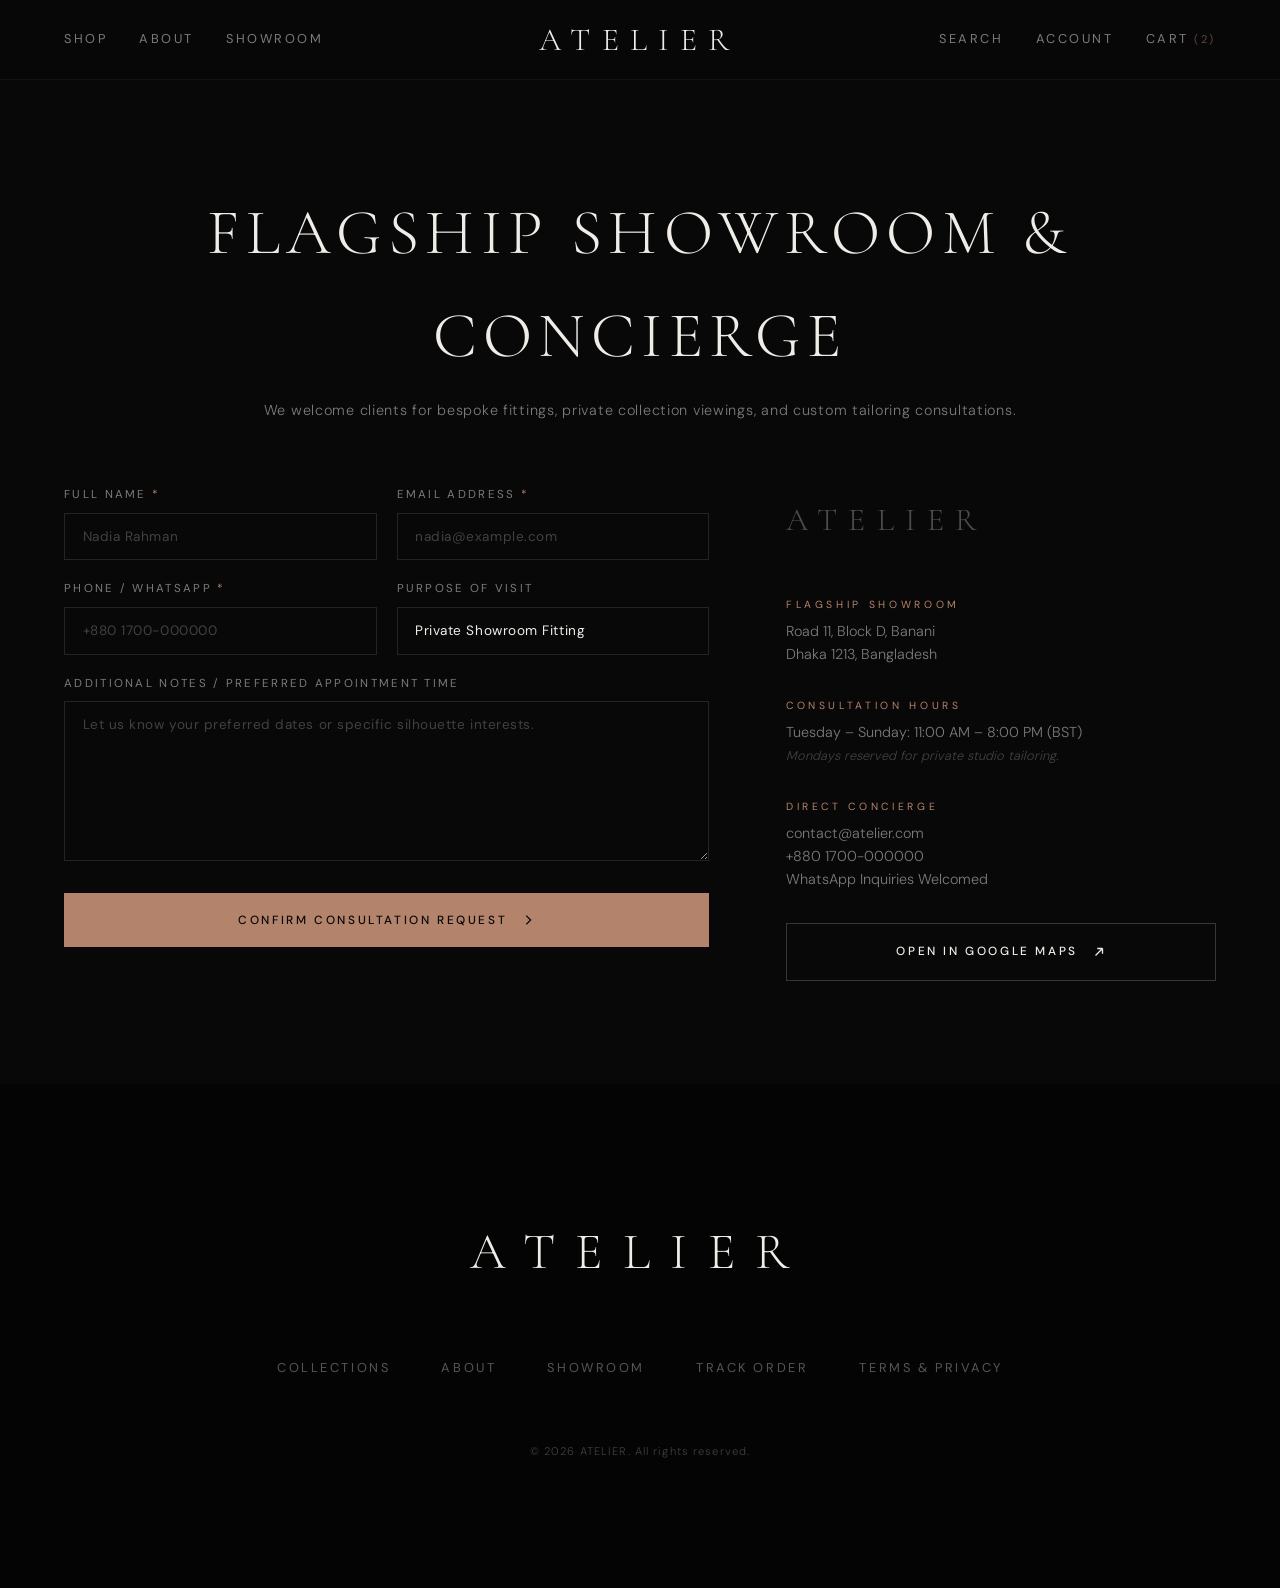
<file: contact.html>
<!DOCTYPE html>
<html lang="en">
<head>
	<meta charset="UTF-8">
	<meta name="viewport" content="width=device-width, initial-scale=1.0">
	<meta name="theme-color" content="#080808">
	<title>Showroom & Concierge — ATELIER</title>
	<meta name="description" content="Book a private fitting consultation at our Banani flagship showroom or get in touch with our atelier concierge.">
	
	<!-- Stylesheets -->
	<link rel="stylesheet" href="assets/css/global.css">
	<link rel="stylesheet" href="assets/css/header.css">
	<link rel="stylesheet" href="assets/css/contact.css">
	<link rel="stylesheet" href="assets/css/footer.css">
	<link rel="stylesheet" href="assets/css/responsive.css">
</head>
<body class="page-template-page-contact page">

	<!-- Skip Link -->
	<a class="skip-link screen-reader-text" href="#main-content">Skip to content</a>

	<!-- Header Navigation -->
	<nav class="nav" id="main-nav" aria-label="Primary navigation">
		<div class="nav-container container">
			<div class="nav-left" role="list">
				<a href="shop.html" class="nav-link" role="listitem">SHOP</a>
				<a href="about.html" class="nav-link" role="listitem">ABOUT</a>
				<a href="contact.html" class="nav-link active" role="listitem">SHOWROOM</a>
			</div>
			<a href="index.html" class="nav-brand" aria-label="ATELIER — return to homepage">ATELIER</a>
			<div class="nav-right">
				<a href="#search" class="nav-icon-link search-trigger" aria-label="Search creations">SEARCH</a>
				<a href="account.html" class="nav-icon-link" aria-label="Account">ACCOUNT</a>
				<a href="cart.html" class="nav-icon-link" aria-label="View shopping cart">
					CART <span class="nav-cart-count">(2)</span>
				</a>
			</div>
			<button class="hamburger" id="hamburger-btn" type="button" aria-label="Toggle navigation menu" aria-expanded="false" aria-controls="mobile-nav">
				<span class="hamburger-line" aria-hidden="true"></span>
				<span class="hamburger-line" aria-hidden="true"></span>
			</button>
		</div>
		<div class="mobile-menu" id="mobile-nav" role="dialog" aria-label="Mobile navigation" aria-hidden="true">
			<nav class="mobile-menu-links">
				<a href="index.html" class="mobile-link">HOME</a>
				<a href="shop.html" class="mobile-link">SHOP</a>
				<a href="about.html" class="mobile-link">ABOUT</a>
				<a href="contact.html" class="mobile-link">SHOWROOM & CONTACT</a>
				<a href="account.html" class="mobile-link">MY ACCOUNT</a>
				<a href="cart.html" class="mobile-link">SHOPPING BAG</a>
			</nav>
		</div>
	</nav>

	<!-- Search Modal -->
	<div class="search-modal" id="search-modal" aria-hidden="true" role="dialog" aria-label="Search Atelier Collections">
		<button class="search-modal-close" id="search-modal-close" aria-label="Close search">&times;</button>
		<div class="search-modal-inner">
			<div class="search-input-wrap">
				<input type="search" id="header-search-input" placeholder="Search creations, coats, silks..." autocomplete="off">
			</div>
			<div class="search-suggestions">
				<span class="search-suggestions-label">Popular Searches:</span>
				<a href="shop.html?cat=outerwear" class="search-pill">Structured Trench</a>
				<a href="shop.html?cat=dresses" class="search-pill">Silk Column Dress</a>
				<a href="shop.html?cat=tailoring" class="search-pill">Double-Breasted Blazer</a>
				<a href="shop.html?cat=knitwear" class="search-pill">Merino Knitwear</a>
			</div>
		</div>
	</div>

	<!-- Page Header with proper top padding offset -->
	<header class="page-header">
		<div class="container">
			<h1 class="page-title">FLAGSHIP SHOWROOM & CONCIERGE</h1>
			<p class="page-subline">We welcome clients for bespoke fittings, private collection viewings, and custom tailoring consultations.</p>
		</div>
	</header>

	<main id="main-content" role="main">
		<div class="container">
			<div class="contact-layout">

				<!-- LEFT: Interactive Validated Form -->
				<div class="contact-form-wrap">
					<form id="atelier-contact-form" onsubmit="handleContactSubmit(event)">
						<div style="display: grid; grid-template-columns: 1fr 1fr; gap: 1.25rem; margin-bottom: 1.25rem;">
							<div>
								<label for="contact-name">FULL NAME <span style="color: var(--accent-rose-gold);">*</span></label>
								<input type="text" id="contact-name" name="name" required placeholder="Nadia Rahman">
							</div>
							<div>
								<label for="contact-email">EMAIL ADDRESS <span style="color: var(--accent-rose-gold);">*</span></label>
								<input type="email" id="contact-email" name="email" required placeholder="nadia@example.com">
							</div>
						</div>

						<div style="display: grid; grid-template-columns: 1fr 1fr; gap: 1.25rem; margin-bottom: 1.25rem;">
							<div>
								<label for="contact-phone">PHONE / WHATSAPP <span style="color: var(--accent-rose-gold);">*</span></label>
								<input type="tel" id="contact-phone" name="phone" required placeholder="+880 1700-000000">
							</div>
							<div>
								<label for="contact-interest">PURPOSE OF VISIT</label>
								<select id="contact-interest" name="interest">
									<option value="fitting">Private Showroom Fitting</option>
									<option value="bespoke">Bespoke Tailoring Commission</option>
									<option value="archive">Archive Capsule Inquiries</option>
									<option value="general">General Concierge Support</option>
								</select>
							</div>
						</div>

						<div style="margin-bottom: 1.5rem;">
							<label for="contact-message">ADDITIONAL NOTES / PREFERRED APPOINTMENT TIME</label>
							<textarea id="contact-message" name="message" rows="4" placeholder="Let us know your preferred dates or specific silhouette interests."></textarea>
						</div>

						<button type="submit" class="btn-luxury" style="width: 100%; justify-content: center;">
							<span>CONFIRM CONSULTATION REQUEST</span>
							<svg width="14" height="14" viewBox="0 0 16 16" fill="none" stroke="currentColor" stroke-width="1.5" aria-hidden="true">
								<polyline points="6 3 11 8 6 13"/>
							</svg>
						</button>

						<div id="contact-success-msg" style="display: none; margin-top: 1.5rem; padding: 1.5rem; background: rgba(180, 131, 107, 0.08); border: 1px solid var(--accent-rose-gold);">
							<h3 style="color: var(--accent-rose-gold); margin-bottom: 0.5rem; font-family: var(--font-display); font-size: 1.3rem;">Consultation Request Received</h3>
							<p style="font-size: 0.85rem; color: var(--color-light); line-height: 1.6; margin: 0;">Our client concierge will review your schedule and contact you via WhatsApp / email within 4 business hours to confirm your private appointment slot.</p>
						</div>
					</form>
				</div>

				<!-- RIGHT: Showroom & Concierge Sidebar -->
				<aside class="contact-info">
					<div class="contact-info-brand" aria-hidden="true">ATELIER</div>

					<div class="info-block">
						<p class="info-label">FLAGSHIP SHOWROOM</p>
						<p class="info-text">Road 11, Block D, Banani<br>Dhaka 1213, Bangladesh</p>
					</div>

					<div class="info-block">
						<p class="info-label">CONSULTATION HOURS</p>
						<p class="info-text">Tuesday – Sunday: 11:00 AM – 8:00 PM (BST)<br><em style="color: var(--color-ghost); font-size: 0.8rem;">Mondays reserved for private studio tailoring.</em></p>
					</div>

					<div class="info-block">
						<p class="info-label">DIRECT CONCIERGE</p>
						<p class="info-text"><a href="mailto:contact@atelier.com">contact@atelier.com</a><br><a href="tel:+8801700000000">+880 1700-000000</a><br>WhatsApp Inquiries Welcomed</p>
					</div>

					<div style="margin-top: 2rem;">
						<a href="https://maps.google.com" target="_blank" rel="noopener noreferrer" class="btn-luxury-outline" style="width: 100%; justify-content: center;">
							<span>OPEN IN GOOGLE MAPS</span>
							<svg width="14" height="14" viewBox="0 0 16 16" fill="none" stroke="currentColor" stroke-width="1.5" aria-hidden="true">
								<path d="M4 12L12 4M12 4H6M12 4V10"/>
							</svg>
						</a>
					</div>
				</aside>

			</div>
		</div>
	</main>

	<!-- Footer -->
	<footer class="footer" id="footer">
		<a href="index.html" class="footer-brand" aria-label="ATELIER — return to homepage">ATELIER</a>
		<nav class="footer-links" aria-label="Footer navigation">
			<a href="shop.html">COLLECTIONS</a>
			<a href="about.html">ABOUT</a>
			<a href="contact.html">SHOWROOM</a>
			<a href="track-order.html">TRACK ORDER</a>
			<a href="terms.html">TERMS & PRIVACY</a>
		</nav>
		<p class="footer-copyright">&copy; 2026 ATELIER. All rights reserved.</p>
	</footer>

	<script src="assets/js/main.js" defer></script>
	<script>
		function handleContactSubmit(e) {
			e.preventDefault();
			document.getElementById('contact-success-msg').style.display = 'block';
			e.target.reset();
		}
	</script>
</body>
</html>
</file>
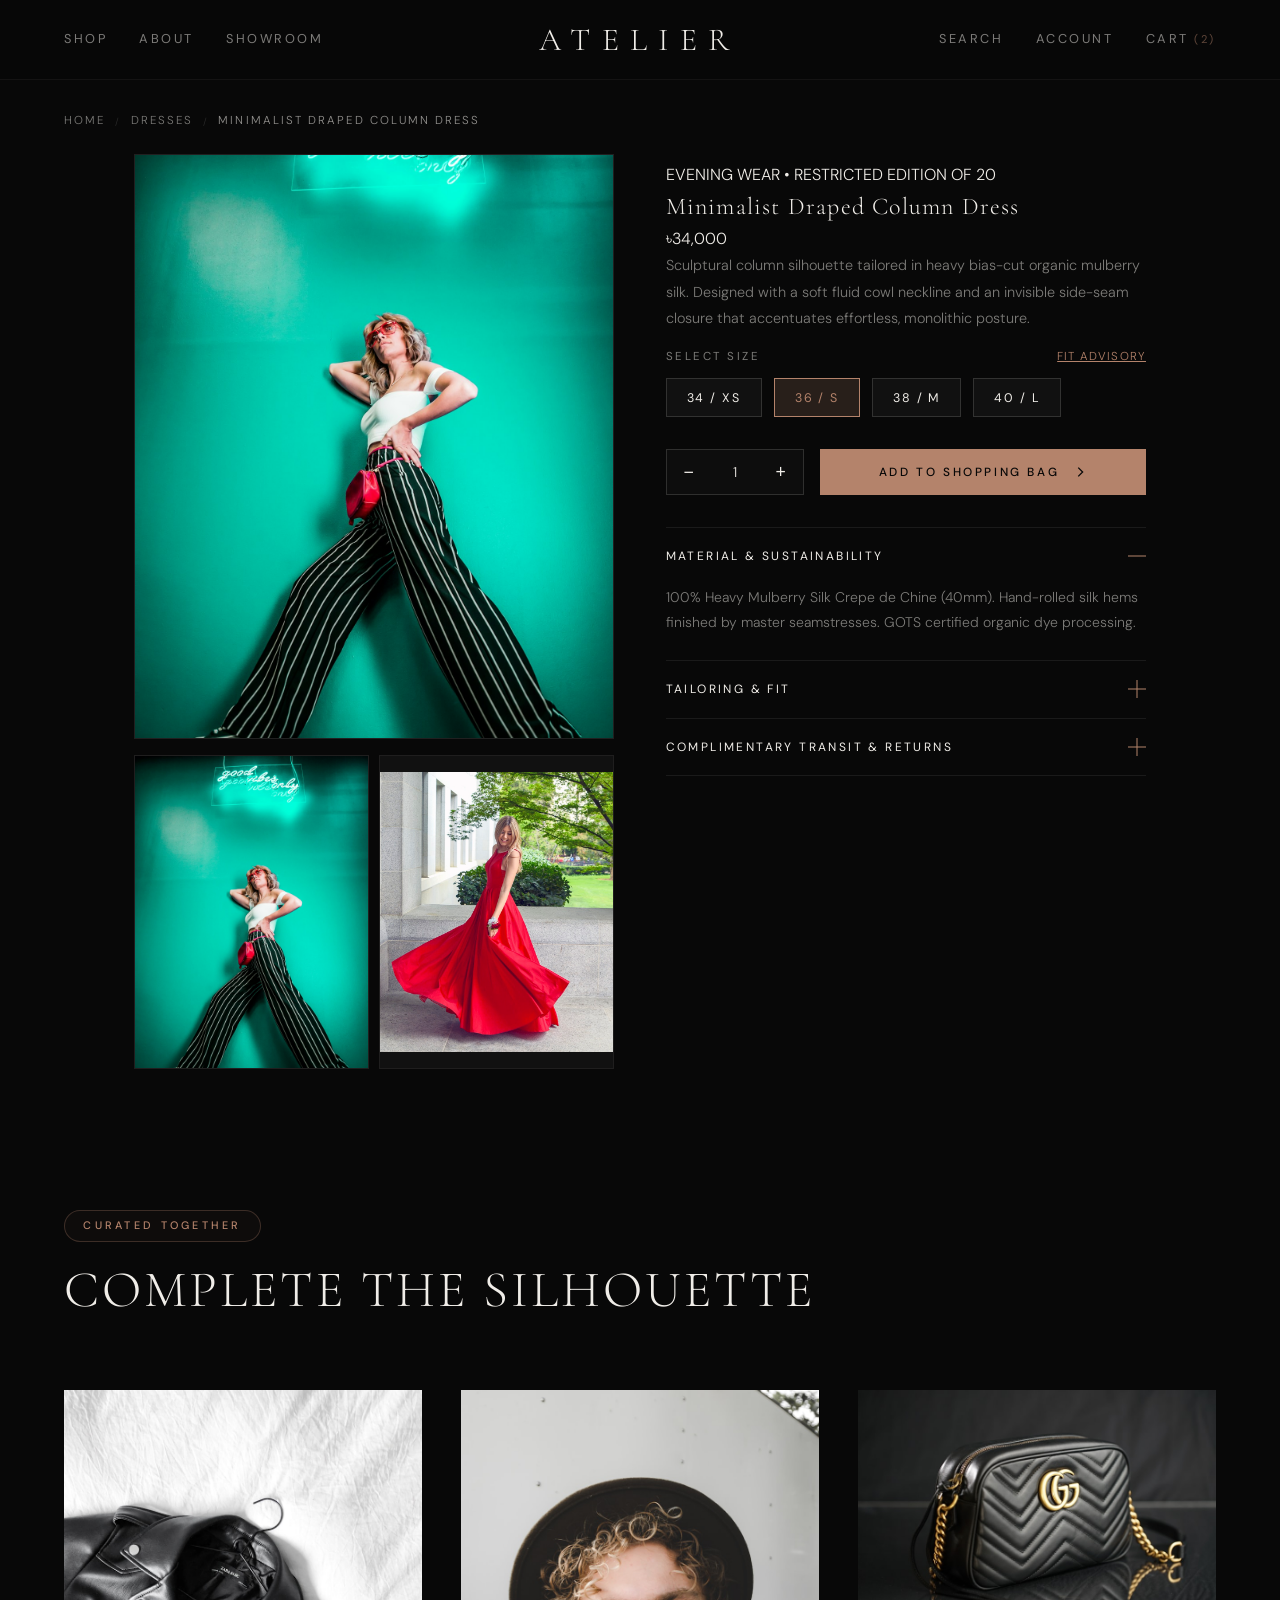
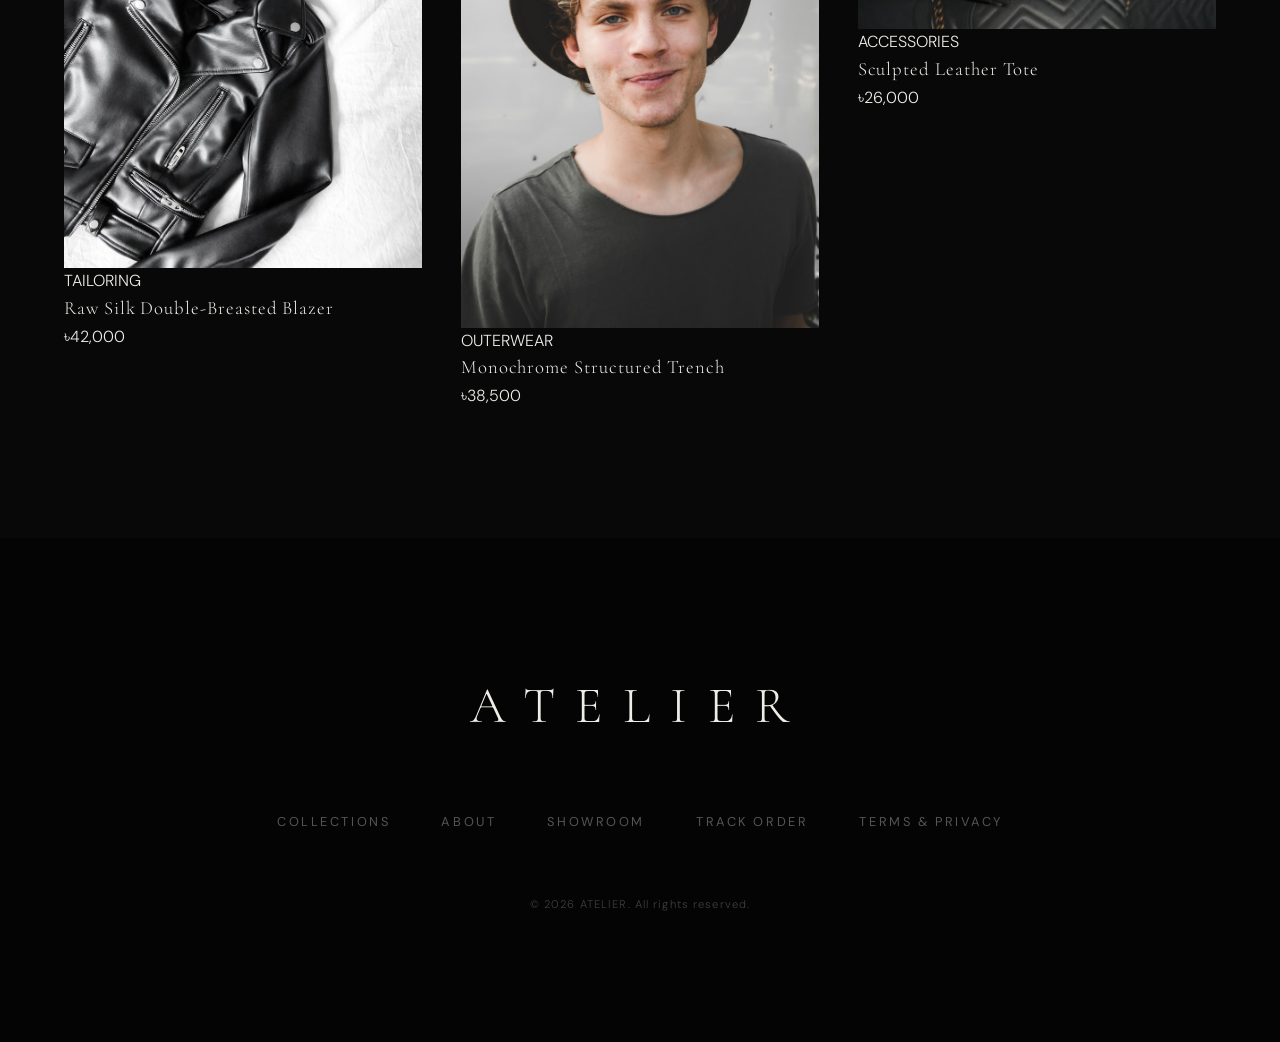
<file: product-dress.html>
<!DOCTYPE html>
<html lang="en">
<head>
	<meta charset="UTF-8">
	<meta name="viewport" content="width=device-width, initial-scale=1.0">
	<meta name="theme-color" content="#080808">
	<title>Minimalist Draped Column Dress — ATELIER</title>
	<meta name="description" content="Minimalist Draped Column Dress in organic mulberry silk. Restricted run of 20 pieces.">
	
	<!-- Stylesheets -->
	<link rel="stylesheet" href="assets/css/global.css">
	<link rel="stylesheet" href="assets/css/header.css">
	<link rel="stylesheet" href="assets/css/product.css">
	<link rel="stylesheet" href="assets/css/footer.css">
	<link rel="stylesheet" href="assets/css/responsive.css">
</head>
<body class="single single-product woocommerce">

	<a class="skip-link screen-reader-text" href="#main-content">Skip to content</a>

	<!-- Header Navigation -->
	<nav class="nav" id="main-nav" aria-label="Primary navigation">
		<div class="nav-container container">
			<div class="nav-left" role="list">
				<a href="shop.html" class="nav-link active" role="listitem">SHOP</a>
				<a href="about.html" class="nav-link" role="listitem">ABOUT</a>
				<a href="contact.html" class="nav-link" role="listitem">SHOWROOM</a>
			</div>
			<a href="index.html" class="nav-brand" aria-label="ATELIER — return to homepage">ATELIER</a>
			<div class="nav-right">
				<a href="#search" class="nav-icon-link search-trigger" aria-label="Search creations">SEARCH</a>
				<a href="account.html" class="nav-icon-link" aria-label="Account">ACCOUNT</a>
				<a href="cart.html" class="nav-icon-link" aria-label="View shopping cart">
					CART <span class="nav-cart-count">(2)</span>
				</a>
			</div>
			<button class="hamburger" id="hamburger-btn" type="button" aria-label="Toggle navigation menu" aria-expanded="false" aria-controls="mobile-nav">
				<span class="hamburger-line" aria-hidden="true"></span>
				<span class="hamburger-line" aria-hidden="true"></span>
			</button>
		</div>
		<div class="mobile-menu" id="mobile-nav" role="dialog" aria-label="Mobile navigation" aria-hidden="true">
			<nav class="mobile-menu-links">
				<a href="index.html" class="mobile-link">HOME</a>
				<a href="shop.html" class="mobile-link">SHOP</a>
				<a href="about.html" class="mobile-link">ABOUT</a>
				<a href="contact.html" class="mobile-link">SHOWROOM & CONTACT</a>
				<a href="account.html" class="mobile-link">MY ACCOUNT</a>
				<a href="cart.html" class="mobile-link">SHOPPING BAG</a>
			</nav>
		</div>
	</nav>

	<!-- Search Modal -->
	<div class="search-modal" id="search-modal" aria-hidden="true" role="dialog" aria-label="Search Atelier Collections">
		<button class="search-modal-close" id="search-modal-close" aria-label="Close search">&times;</button>
		<div class="search-modal-inner">
			<div class="search-input-wrap">
				<input type="search" id="header-search-input" placeholder="Search creations, coats, silks..." autocomplete="off">
			</div>
			<div class="search-suggestions">
				<span class="search-suggestions-label">Popular Searches:</span>
				<a href="shop.html?cat=outerwear" class="search-pill">Structured Trench</a>
				<a href="shop.html?cat=dresses" class="search-pill">Silk Column Dress</a>
				<a href="shop.html?cat=tailoring" class="search-pill">Double-Breasted Blazer</a>
				<a href="shop.html?cat=knitwear" class="search-pill">Merino Knitwear</a>
			</div>
		</div>
	</div>

	<!-- Main Product Page -->
	<main id="main-content" role="main">

		<!-- Breadcrumb -->
		<div class="container">
			<nav class="breadcrumb" aria-label="Breadcrumb navigation">
				<a href="index.html">HOME</a>
				<span class="breadcrumb-sep">/</span>
				<a href="shop.html?cat=dresses">DRESSES</a>
				<span class="breadcrumb-sep">/</span>
				<span class="breadcrumb-current">MINIMALIST DRAPED COLUMN DRESS</span>
			</nav>
		</div>

		<!-- Product Hero Layout -->
		<section class="product-hero">
			<div class="container product-hero-inner">

				<!-- LEFT: Product Gallery -->
				<div class="product-gallery">
					<div class="gallery-main" id="gallery-main">
						<img src="assets/images/hero2.jpg" alt="Minimalist Draped Column Dress" id="main-product-img" class="gallery-main-img active-img">
					</div>
					<div class="gallery-thumbnails">
						<button class="gallery-thumb active" type="button" onclick="switchImage('assets/images/hero2.jpg', this)">
							<img src="assets/images/hero2.jpg" alt="Dress Editorial View">
						</button>
						<button class="gallery-thumb" type="button" onclick="switchImage('assets/images/dress.jpg', this)">
							<img src="assets/images/dress.jpg" alt="Dress Detail View">
						</button>
					</div>
				</div>

				<!-- RIGHT: Product Info & Form -->
				<div class="product-info">
					<span class="product-info-cat">EVENING WEAR &bull; RESTRICTED EDITION OF 20</span>
					<h1 class="product-info-title">Minimalist Draped Column Dress</h1>
					<p class="product-info-price">৳34,000</p>

					<div class="product-description">
						<p>Sculptural column silhouette tailored in heavy bias-cut organic mulberry silk. Designed with a soft fluid cowl neckline and an invisible side-seam closure that accentuates effortless, monolithic posture.</p>
					</div>

					<!-- Size Selection -->
					<div class="size-selector">
						<div style="display: flex; justify-content: space-between; align-items: baseline; margin-bottom: 0.5rem;">
							<span class="size-selector-label">SELECT SIZE</span>
							<a href="contact.html" style="font-size: 0.72rem; color: var(--accent-rose-gold); text-decoration: underline; letter-spacing: 0.1em;">FIT ADVISORY</a>
						</div>
						<div class="size-options">
							<button type="button" class="size-btn" onclick="selectSize(this)">34 / XS</button>
							<button type="button" class="size-btn active" onclick="selectSize(this)">36 / S</button>
							<button type="button" class="size-btn" onclick="selectSize(this)">38 / M</button>
							<button type="button" class="size-btn" onclick="selectSize(this)">40 / L</button>
						</div>
					</div>

					<!-- Add to Cart Form -->
					<form class="cart" onsubmit="event.preventDefault(); window.location.href='cart.html';" style="display: flex; gap: 1rem; align-items: center; margin-bottom: 2rem;">
						<div class="qty-selector" style="margin-bottom: 0;">
							<button type="button" class="qty-btn" onclick="stepQty(-1)" aria-label="Decrease quantity">&minus;</button>
							<span class="qty-val" id="qty-val">1</span>
							<button type="button" class="qty-btn" onclick="stepQty(1)" aria-label="Increase quantity">&plus;</button>
						</div>
						<button type="submit" class="btn-luxury" style="flex-grow: 1; justify-content: center; height: 46px;">
							<span>ADD TO SHOPPING BAG</span>
							<svg width="14" height="14" viewBox="0 0 16 16" fill="none" stroke="currentColor" stroke-width="1.5" aria-hidden="true">
								<polyline points="6 3 11 8 6 13"/>
							</svg>
						</button>
					</form>

					<!-- Accordion Tabs -->
					<div class="accordion">
						<div class="accordion-item">
							<button class="accordion-trigger" type="button" aria-expanded="true" onclick="toggleAcc(this)">
								<span>MATERIAL & SUSTAINABILITY</span>
								<span class="accordion-icon"></span>
							</button>
							<div class="accordion-body" style="max-height: 500px;">
								<div class="accordion-body-inner">
									<p>100% Heavy Mulberry Silk Crepe de Chine (40mm). Hand-rolled silk hems finished by master seamstresses. GOTS certified organic dye processing.</p>
								</div>
							</div>
						</div>

						<div class="accordion-item">
							<button class="accordion-trigger" type="button" aria-expanded="false" onclick="toggleAcc(this)">
								<span>TAILORING & FIT</span>
								<span class="accordion-icon"></span>
							</button>
							<div class="accordion-body" style="max-height: 0;">
								<div class="accordion-body-inner">
									<p>Bias-cut for a natural liquid drape that follows the contour of the body without clinging. Fits true to size. Model is 178cm wearing size 36 / S.</p>
								</div>
							</div>
						</div>

						<div class="accordion-item">
							<button class="accordion-trigger" type="button" aria-expanded="false" onclick="toggleAcc(this)">
								<span>COMPLIMENTARY TRANSIT & RETURNS</span>
								<span class="accordion-icon"></span>
							</button>
							<div class="accordion-body" style="max-height: 0;">
								<div class="accordion-body-inner">
									<p>Complimentary express courier delivery across Bangladesh within 24–48 hours. 14-day exchange policy.</p>
								</div>
							</div>
						</div>
					</div>

				</div>
			</div>
		</section>

		<!-- Related Creations Section (Clean 3-Column Grid) -->
		<section class="related-products-section container" style="padding-top: 4rem; padding-bottom: 8rem;">
			<div class="section-header">
				<span class="season-tag">CURATED TOGETHER</span>
				<h2 class="section-title">COMPLETE THE SILHOUETTE</h2>
			</div>

			<div class="related-grid">
				<a href="product-jacket.html" class="product-card" aria-label="Raw Silk Double-Breasted Blazer — ৳42,000">
					<div class="product-card-image-wrapper">
						<img src="assets/images/jacket.jpg" alt="Raw Silk Double-Breasted Blazer" class="product-card-image" loading="lazy">
					</div>
					<div class="product-card-details">
						<span class="product-card-category">TAILORING</span>
						<h3 class="product-card-title">Raw Silk Double-Breasted Blazer</h3>
						<span class="product-card-price">৳42,000</span>
					</div>
				</a>

				<a href="product.html" class="product-card" aria-label="Monochrome Structured Trench — ৳38,500">
					<div class="product-card-image-wrapper">
						<img src="assets/images/overcoat.jpg" alt="Monochrome Structured Trench" class="product-card-image" loading="lazy">
					</div>
					<div class="product-card-details">
						<span class="product-card-category">OUTERWEAR</span>
						<h3 class="product-card-title">Monochrome Structured Trench</h3>
						<span class="product-card-price">৳38,500</span>
					</div>
				</a>

				<a href="product.html" class="product-card" aria-label="Sculpted Leather Tote — ৳26,000">
					<div class="product-card-image-wrapper">
						<img src="assets/images/tote.jpg" alt="Sculpted Leather Tote" class="product-card-image" loading="lazy">
					</div>
					<div class="product-card-details">
						<span class="product-card-category">ACCESSORIES</span>
						<h3 class="product-card-title">Sculpted Leather Tote</h3>
						<span class="product-card-price">৳26,000</span>
					</div>
				</a>
			</div>
		</section>

	</main>

	<!-- Footer -->
	<footer class="footer" id="footer">
		<a href="index.html" class="footer-brand" aria-label="ATELIER — return to homepage">ATELIER</a>
		<nav class="footer-links" aria-label="Footer navigation">
			<a href="shop.html">COLLECTIONS</a>
			<a href="about.html">ABOUT</a>
			<a href="contact.html">SHOWROOM</a>
			<a href="track-order.html">TRACK ORDER</a>
			<a href="terms.html">TERMS & PRIVACY</a>
		</nav>
		<p class="footer-copyright">&copy; 2026 ATELIER. All rights reserved.</p>
	</footer>

	<script src="assets/js/main.js" defer></script>
	<script>
		function switchImage(src, btn) {
			document.getElementById('main-product-img').src = src;
			document.querySelectorAll('.gallery-thumb').forEach(function(el) { el.classList.remove('active'); });
			btn.classList.add('active');
		}
		function selectSize(btn) {
			document.querySelectorAll('.size-btn').forEach(function(el) { el.classList.remove('active'); });
			btn.classList.add('active');
		}
		var currentQty = 1;
		function stepQty(amount) {
			var next = currentQty + amount;
			if (next >= 1 && next <= 5) {
				currentQty = next;
				document.getElementById('qty-val').textContent = next;
			}
		}
		function toggleAcc(trigger) {
			var isOpen = trigger.getAttribute('aria-expanded') === 'true';
			var body = trigger.nextElementSibling;
			
			if (isOpen) {
				trigger.setAttribute('aria-expanded', 'false');
				body.style.maxHeight = '0';
			} else {
				trigger.setAttribute('aria-expanded', 'true');
				body.style.maxHeight = body.scrollHeight + 'px';
			}
		}
	</script>
</body>
</html>
</file>
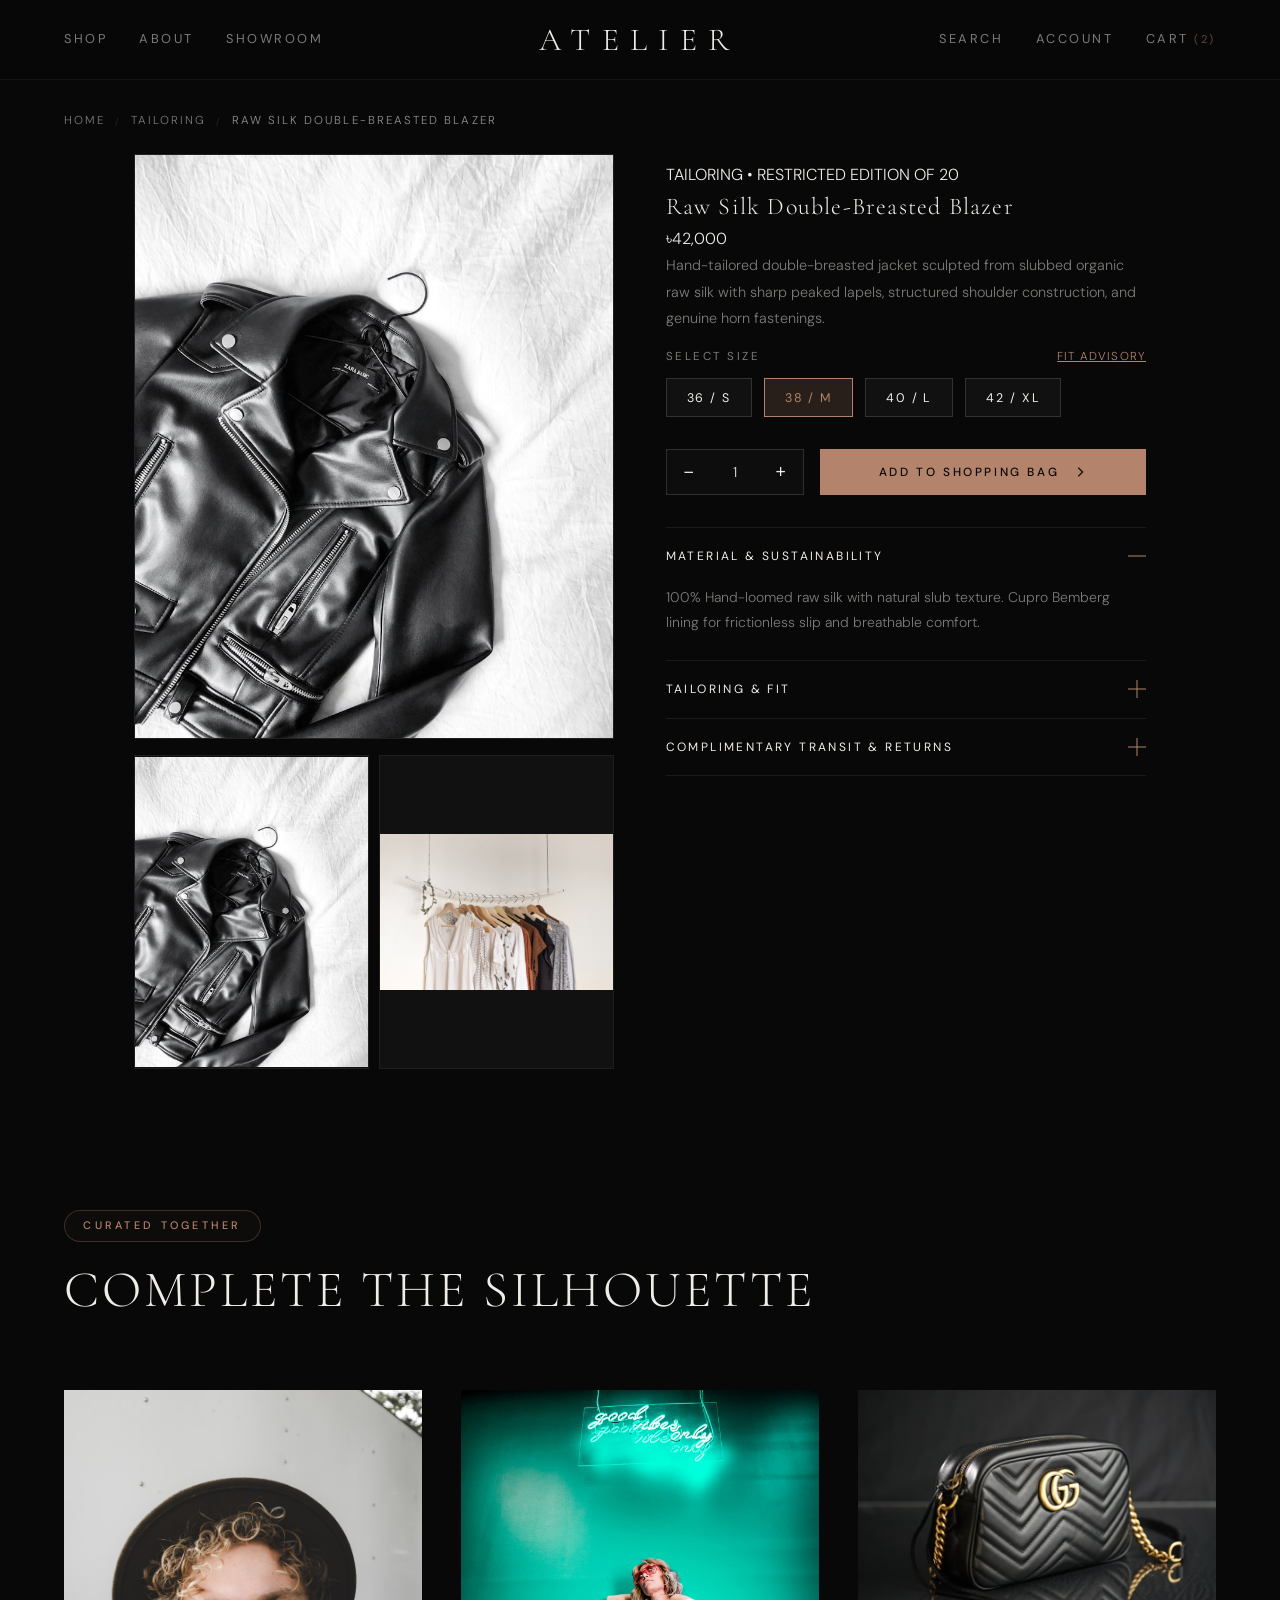
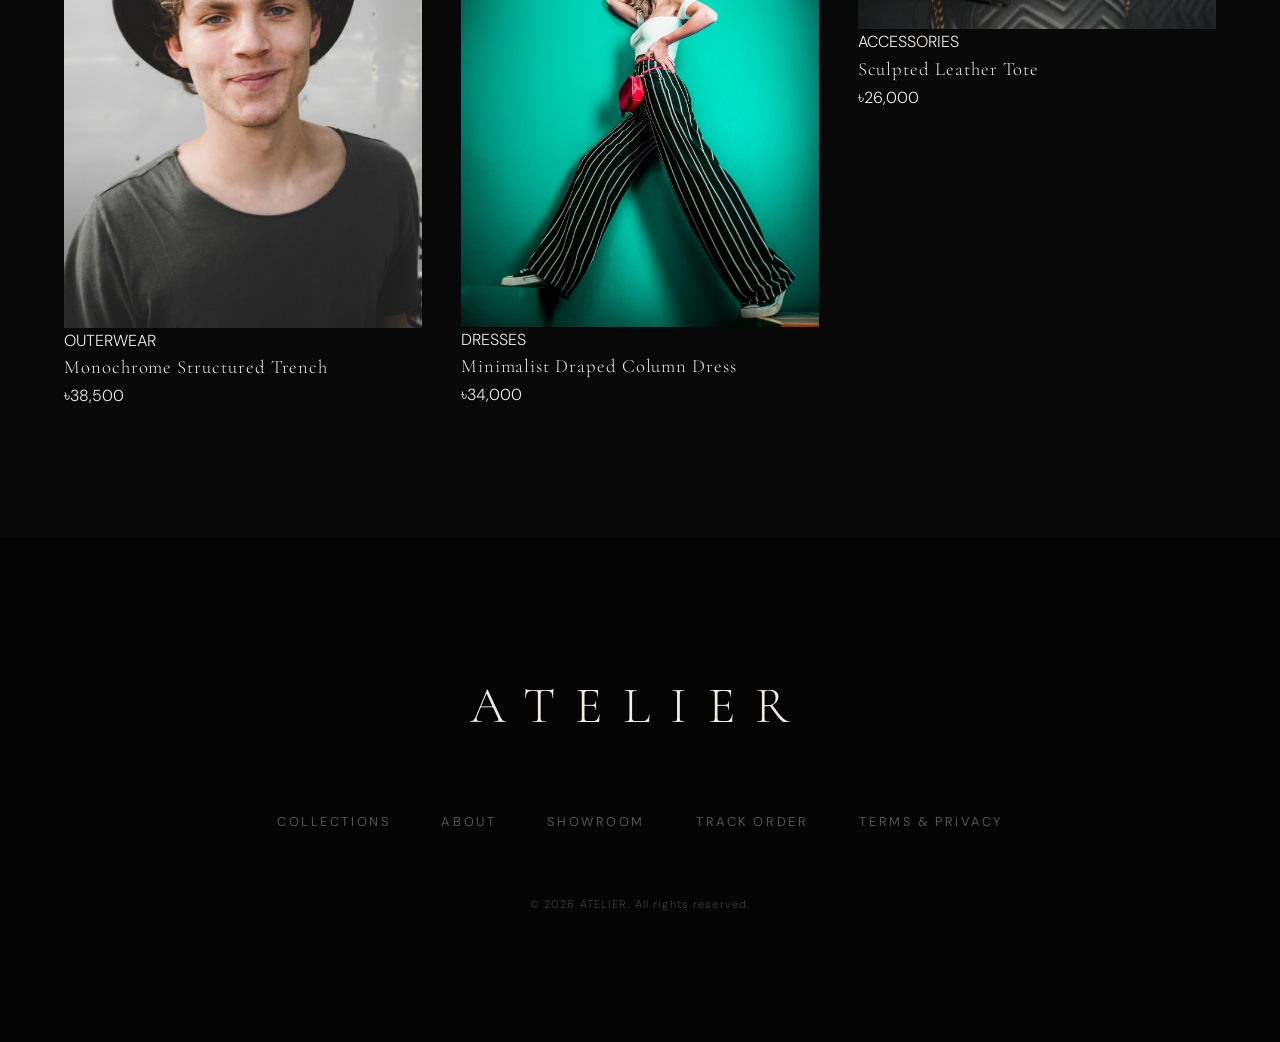
<file: product-jacket.html>
<!DOCTYPE html>
<html lang="en">
<head>
	<meta charset="UTF-8">
	<meta name="viewport" content="width=device-width, initial-scale=1.0">
	<meta name="theme-color" content="#080808">
	<title>Raw Silk Double-Breasted Blazer — ATELIER</title>
	<meta name="description" content="Raw Silk Double-Breasted Blazer in textured raw silk. Restricted edition of 20 pieces.">
	
	<!-- Stylesheets -->
	<link rel="stylesheet" href="assets/css/global.css">
	<link rel="stylesheet" href="assets/css/header.css">
	<link rel="stylesheet" href="assets/css/product.css">
	<link rel="stylesheet" href="assets/css/footer.css">
	<link rel="stylesheet" href="assets/css/responsive.css">
</head>
<body class="single single-product woocommerce">

	<a class="skip-link screen-reader-text" href="#main-content">Skip to content</a>

	<!-- Header Navigation -->
	<nav class="nav" id="main-nav" aria-label="Primary navigation">
		<div class="nav-container container">
			<div class="nav-left" role="list">
				<a href="shop.html" class="nav-link active" role="listitem">SHOP</a>
				<a href="about.html" class="nav-link" role="listitem">ABOUT</a>
				<a href="contact.html" class="nav-link" role="listitem">SHOWROOM</a>
			</div>
			<a href="index.html" class="nav-brand" aria-label="ATELIER — return to homepage">ATELIER</a>
			<div class="nav-right">
				<a href="#search" class="nav-icon-link search-trigger" aria-label="Search creations">SEARCH</a>
				<a href="account.html" class="nav-icon-link" aria-label="Account">ACCOUNT</a>
				<a href="cart.html" class="nav-icon-link" aria-label="View shopping cart">
					CART <span class="nav-cart-count">(2)</span>
				</a>
			</div>
			<button class="hamburger" id="hamburger-btn" type="button" aria-label="Toggle navigation menu" aria-expanded="false" aria-controls="mobile-nav">
				<span class="hamburger-line" aria-hidden="true"></span>
				<span class="hamburger-line" aria-hidden="true"></span>
			</button>
		</div>
		<div class="mobile-menu" id="mobile-nav" role="dialog" aria-label="Mobile navigation" aria-hidden="true">
			<nav class="mobile-menu-links">
				<a href="index.html" class="mobile-link">HOME</a>
				<a href="shop.html" class="mobile-link">SHOP</a>
				<a href="about.html" class="mobile-link">ABOUT</a>
				<a href="contact.html" class="mobile-link">SHOWROOM & CONTACT</a>
				<a href="account.html" class="mobile-link">MY ACCOUNT</a>
				<a href="cart.html" class="mobile-link">SHOPPING BAG</a>
			</nav>
		</div>
	</nav>

	<!-- Search Modal -->
	<div class="search-modal" id="search-modal" aria-hidden="true" role="dialog" aria-label="Search Atelier Collections">
		<button class="search-modal-close" id="search-modal-close" aria-label="Close search">&times;</button>
		<div class="search-modal-inner">
			<div class="search-input-wrap">
				<input type="search" id="header-search-input" placeholder="Search creations, coats, silks..." autocomplete="off">
			</div>
			<div class="search-suggestions">
				<span class="search-suggestions-label">Popular Searches:</span>
				<a href="shop.html?cat=outerwear" class="search-pill">Structured Trench</a>
				<a href="shop.html?cat=dresses" class="search-pill">Silk Column Dress</a>
				<a href="shop.html?cat=tailoring" class="search-pill">Double-Breasted Blazer</a>
				<a href="shop.html?cat=knitwear" class="search-pill">Merino Knitwear</a>
			</div>
		</div>
	</div>

	<!-- Main Product Page -->
	<main id="main-content" role="main">

		<!-- Breadcrumb -->
		<div class="container">
			<nav class="breadcrumb" aria-label="Breadcrumb navigation">
				<a href="index.html">HOME</a>
				<span class="breadcrumb-sep">/</span>
				<a href="shop.html?cat=tailoring">TAILORING</a>
				<span class="breadcrumb-sep">/</span>
				<span class="breadcrumb-current">RAW SILK DOUBLE-BREASTED BLAZER</span>
			</nav>
		</div>

		<!-- Product Hero Layout -->
		<section class="product-hero">
			<div class="container product-hero-inner">

				<!-- LEFT: Product Gallery -->
				<div class="product-gallery">
					<div class="gallery-main" id="gallery-main">
						<img src="assets/images/jacket.jpg" alt="Raw Silk Double-Breasted Blazer" id="main-product-img" class="gallery-main-img active-img">
					</div>
					<div class="gallery-thumbnails">
						<button class="gallery-thumb active" type="button" onclick="switchImage('assets/images/jacket.jpg', this)">
							<img src="assets/images/jacket.jpg" alt="Blazer Front View">
						</button>
						<button class="gallery-thumb" type="button" onclick="switchImage('assets/images/hero3.jpg', this)">
							<img src="assets/images/hero3.jpg" alt="Blazer Profile">
						</button>
					</div>
				</div>

				<!-- RIGHT: Product Info & Form -->
				<div class="product-info">
					<span class="product-info-cat">TAILORING &bull; RESTRICTED EDITION OF 20</span>
					<h1 class="product-info-title">Raw Silk Double-Breasted Blazer</h1>
					<p class="product-info-price">৳42,000</p>

					<div class="product-description">
						<p>Hand-tailored double-breasted jacket sculpted from slubbed organic raw silk with sharp peaked lapels, structured shoulder construction, and genuine horn fastenings.</p>
					</div>

					<!-- Size Selection -->
					<div class="size-selector">
						<div style="display: flex; justify-content: space-between; align-items: baseline; margin-bottom: 0.5rem;">
							<span class="size-selector-label">SELECT SIZE</span>
							<a href="contact.html" style="font-size: 0.72rem; color: var(--accent-rose-gold); text-decoration: underline; letter-spacing: 0.1em;">FIT ADVISORY</a>
						</div>
						<div class="size-options">
							<button type="button" class="size-btn" onclick="selectSize(this)">36 / S</button>
							<button type="button" class="size-btn active" onclick="selectSize(this)">38 / M</button>
							<button type="button" class="size-btn" onclick="selectSize(this)">40 / L</button>
							<button type="button" class="size-btn" onclick="selectSize(this)">42 / XL</button>
						</div>
					</div>

					<!-- Add to Cart Form -->
					<form class="cart" onsubmit="event.preventDefault(); window.location.href='cart.html';" style="display: flex; gap: 1rem; align-items: center; margin-bottom: 2rem;">
						<div class="qty-selector" style="margin-bottom: 0;">
							<button type="button" class="qty-btn" onclick="stepQty(-1)" aria-label="Decrease quantity">&minus;</button>
							<span class="qty-val" id="qty-val">1</span>
							<button type="button" class="qty-btn" onclick="stepQty(1)" aria-label="Increase quantity">&plus;</button>
						</div>
						<button type="submit" class="btn-luxury" style="flex-grow: 1; justify-content: center; height: 46px;">
							<span>ADD TO SHOPPING BAG</span>
							<svg width="14" height="14" viewBox="0 0 16 16" fill="none" stroke="currentColor" stroke-width="1.5" aria-hidden="true">
								<polyline points="6 3 11 8 6 13"/>
							</svg>
						</button>
					</form>

					<!-- Accordion Tabs -->
					<div class="accordion">
						<div class="accordion-item">
							<button class="accordion-trigger" type="button" aria-expanded="true" onclick="toggleAcc(this)">
								<span>MATERIAL & SUSTAINABILITY</span>
								<span class="accordion-icon"></span>
							</button>
							<div class="accordion-body" style="max-height: 500px;">
								<div class="accordion-body-inner">
									<p>100% Hand-loomed raw silk with natural slub texture. Cupro Bemberg lining for frictionless slip and breathable comfort.</p>
								</div>
							</div>
						</div>

						<div class="accordion-item">
							<button class="accordion-trigger" type="button" aria-expanded="false" onclick="toggleAcc(this)">
								<span>TAILORING & FIT</span>
								<span class="accordion-icon"></span>
							</button>
							<div class="accordion-body" style="max-height: 0;">
								<div class="accordion-body-inner">
									<p>Structured architectural shoulder with a relaxed torso drape. Fits true to size. Model is 185cm wearing size 38 / M.</p>
								</div>
							</div>
						</div>

						<div class="accordion-item">
							<button class="accordion-trigger" type="button" aria-expanded="false" onclick="toggleAcc(this)">
								<span>COMPLIMENTARY TRANSIT & RETURNS</span>
								<span class="accordion-icon"></span>
							</button>
							<div class="accordion-body" style="max-height: 0;">
								<div class="accordion-body-inner">
									<p>Complimentary express courier delivery across Bangladesh within 24–48 hours. 14-day exchange policy.</p>
								</div>
							</div>
						</div>
					</div>

				</div>
			</div>
		</section>

		<!-- Related Creations Section (Clean 3-Column Grid) -->
		<section class="related-products-section container" style="padding-top: 4rem; padding-bottom: 8rem;">
			<div class="section-header">
				<span class="season-tag">CURATED TOGETHER</span>
				<h2 class="section-title">COMPLETE THE SILHOUETTE</h2>
			</div>

			<div class="related-grid">
				<a href="product.html" class="product-card" aria-label="Monochrome Structured Trench — ৳38,500">
					<div class="product-card-image-wrapper">
						<img src="assets/images/overcoat.jpg" alt="Monochrome Structured Trench" class="product-card-image" loading="lazy">
					</div>
					<div class="product-card-details">
						<span class="product-card-category">OUTERWEAR</span>
						<h3 class="product-card-title">Monochrome Structured Trench</h3>
						<span class="product-card-price">৳38,500</span>
					</div>
				</a>

				<a href="product-dress.html" class="product-card" aria-label="Minimalist Draped Column Dress — ৳34,000">
					<div class="product-card-image-wrapper">
						<img src="assets/images/hero2.jpg" alt="Minimalist Draped Column Dress" class="product-card-image" loading="lazy">
					</div>
					<div class="product-card-details">
						<span class="product-card-category">DRESSES</span>
						<h3 class="product-card-title">Minimalist Draped Column Dress</h3>
						<span class="product-card-price">৳34,000</span>
					</div>
				</a>

				<a href="product.html" class="product-card" aria-label="Sculpted Leather Tote — ৳26,000">
					<div class="product-card-image-wrapper">
						<img src="assets/images/tote.jpg" alt="Sculpted Leather Tote" class="product-card-image" loading="lazy">
					</div>
					<div class="product-card-details">
						<span class="product-card-category">ACCESSORIES</span>
						<h3 class="product-card-title">Sculpted Leather Tote</h3>
						<span class="product-card-price">৳26,000</span>
					</div>
				</a>
			</div>
		</section>

	</main>

	<!-- Footer -->
	<footer class="footer" id="footer">
		<a href="index.html" class="footer-brand" aria-label="ATELIER — return to homepage">ATELIER</a>
		<nav class="footer-links" aria-label="Footer navigation">
			<a href="shop.html">COLLECTIONS</a>
			<a href="about.html">ABOUT</a>
			<a href="contact.html">SHOWROOM</a>
			<a href="track-order.html">TRACK ORDER</a>
			<a href="terms.html">TERMS & PRIVACY</a>
		</nav>
		<p class="footer-copyright">&copy; 2026 ATELIER. All rights reserved.</p>
	</footer>

	<script src="assets/js/main.js" defer></script>
	<script>
		function switchImage(src, btn) {
			document.getElementById('main-product-img').src = src;
			document.querySelectorAll('.gallery-thumb').forEach(function(el) { el.classList.remove('active'); });
			btn.classList.add('active');
		}
		function selectSize(btn) {
			document.querySelectorAll('.size-btn').forEach(function(el) { el.classList.remove('active'); });
			btn.classList.add('active');
		}
		var currentQty = 1;
		function stepQty(amount) {
			var next = currentQty + amount;
			if (next >= 1 && next <= 5) {
				currentQty = next;
				document.getElementById('qty-val').textContent = next;
			}
		}
		function toggleAcc(trigger) {
			var isOpen = trigger.getAttribute('aria-expanded') === 'true';
			var body = trigger.nextElementSibling;
			
			if (isOpen) {
				trigger.setAttribute('aria-expanded', 'false');
				body.style.maxHeight = '0';
			} else {
				trigger.setAttribute('aria-expanded', 'true');
				body.style.maxHeight = body.scrollHeight + 'px';
			}
		}
	</script>
</body>
</html>
</file>
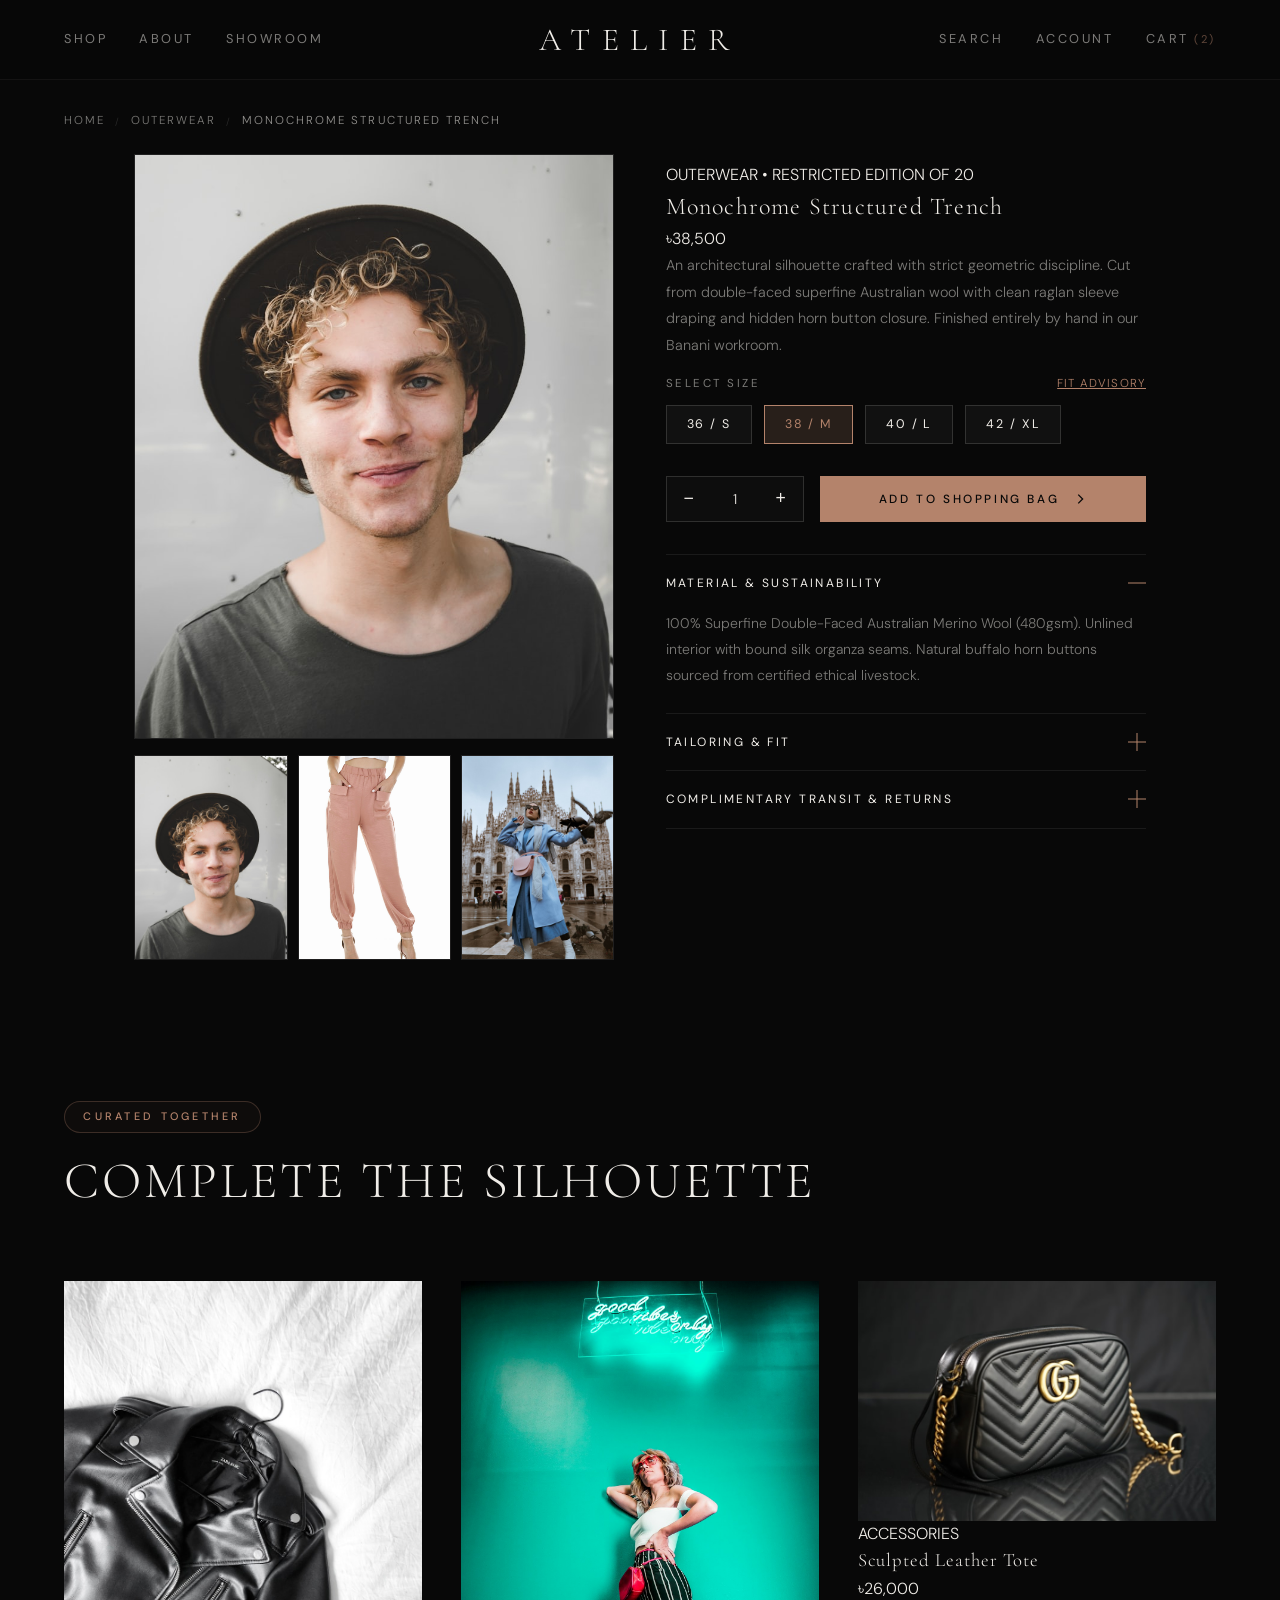
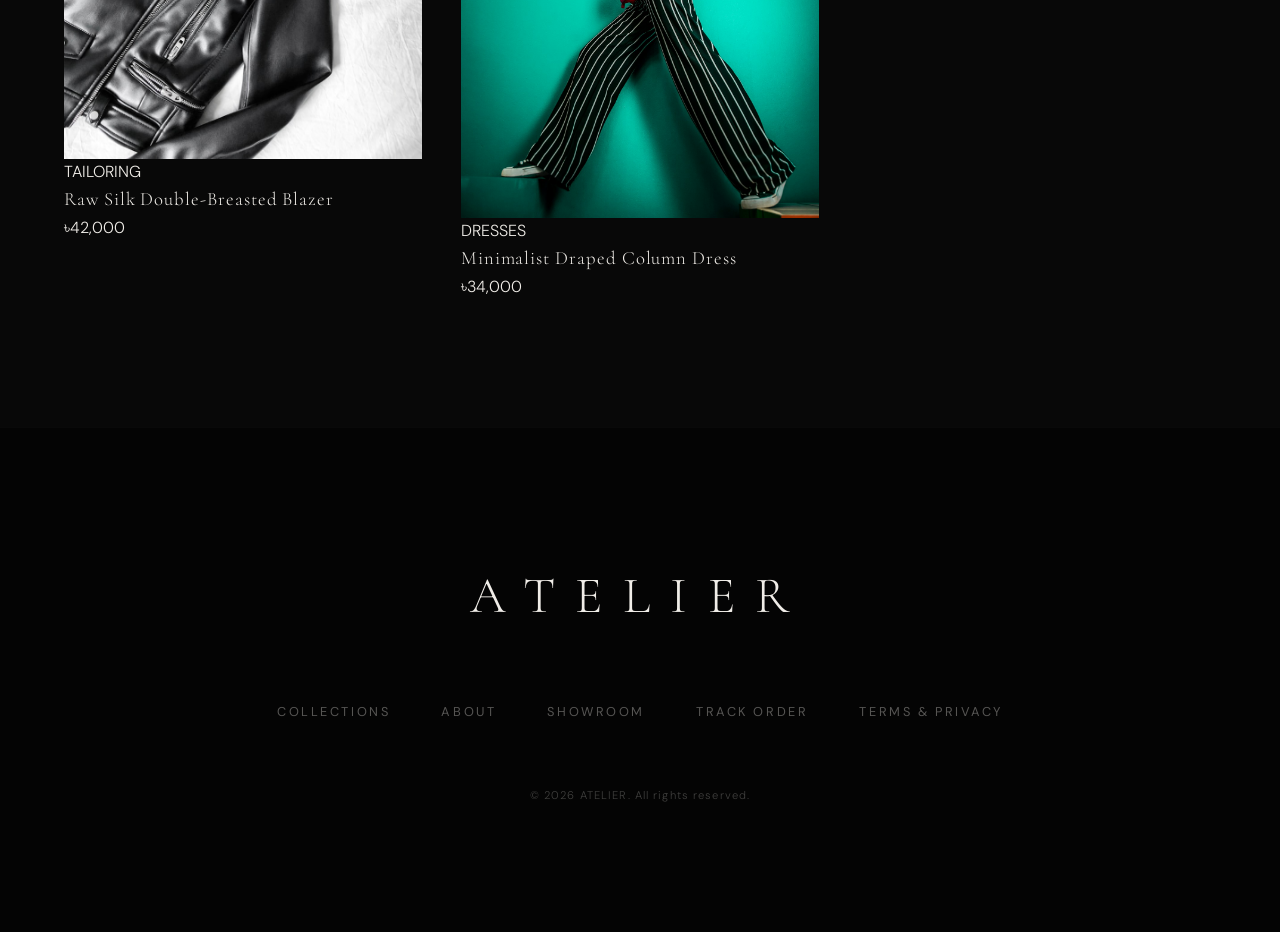
<file: product.html>
<!DOCTYPE html>
<html lang="en">
<head>
	<meta charset="UTF-8">
	<meta name="viewport" content="width=device-width, initial-scale=1.0">
	<meta name="theme-color" content="#080808">
	<title>Monochrome Structured Trench — ATELIER</title>
	<meta name="description" content="Monochrome Structured Trench crafted from double-faced Australian merino wool with hand-finished horn buttons. Restricted edition of 20.">
	
	<!-- Stylesheets -->
	<link rel="stylesheet" href="assets/css/global.css">
	<link rel="stylesheet" href="assets/css/header.css">
	<link rel="stylesheet" href="assets/css/product.css">
	<link rel="stylesheet" href="assets/css/footer.css">
	<link rel="stylesheet" href="assets/css/responsive.css">
</head>
<body class="single single-product woocommerce">

	<!-- Skip Link -->
	<a class="skip-link screen-reader-text" href="#main-content">Skip to content</a>

	<!-- Header Navigation -->
	<nav class="nav" id="main-nav" aria-label="Primary navigation">
		<div class="nav-container container">
			<div class="nav-left" role="list">
				<a href="shop.html" class="nav-link active" role="listitem">SHOP</a>
				<a href="about.html" class="nav-link" role="listitem">ABOUT</a>
				<a href="contact.html" class="nav-link" role="listitem">SHOWROOM</a>
			</div>
			<a href="index.html" class="nav-brand" aria-label="ATELIER — return to homepage">ATELIER</a>
			<div class="nav-right">
				<a href="#search" class="nav-icon-link search-trigger" aria-label="Search creations">SEARCH</a>
				<a href="account.html" class="nav-icon-link" aria-label="Account">ACCOUNT</a>
				<a href="cart.html" class="nav-icon-link" aria-label="View shopping cart">
					CART <span class="nav-cart-count">(2)</span>
				</a>
			</div>
			<button class="hamburger" id="hamburger-btn" type="button" aria-label="Toggle navigation menu" aria-expanded="false" aria-controls="mobile-nav">
				<span class="hamburger-line" aria-hidden="true"></span>
				<span class="hamburger-line" aria-hidden="true"></span>
			</button>
		</div>
		<div class="mobile-menu" id="mobile-nav" role="dialog" aria-label="Mobile navigation" aria-hidden="true">
			<nav class="mobile-menu-links">
				<a href="index.html" class="mobile-link">HOME</a>
				<a href="shop.html" class="mobile-link">SHOP</a>
				<a href="about.html" class="mobile-link">ABOUT</a>
				<a href="contact.html" class="mobile-link">SHOWROOM & CONTACT</a>
				<a href="account.html" class="mobile-link">MY ACCOUNT</a>
				<a href="cart.html" class="mobile-link">SHOPPING BAG</a>
			</nav>
		</div>
	</nav>

	<!-- Search Modal -->
	<div class="search-modal" id="search-modal" aria-hidden="true" role="dialog" aria-label="Search Atelier Collections">
		<button class="search-modal-close" id="search-modal-close" aria-label="Close search">&times;</button>
		<div class="search-modal-inner">
			<div class="search-input-wrap">
				<input type="search" id="header-search-input" placeholder="Search creations, coats, silks..." autocomplete="off">
			</div>
			<div class="search-suggestions">
				<span class="search-suggestions-label">Popular Searches:</span>
				<a href="shop.html?cat=outerwear" class="search-pill">Structured Trench</a>
				<a href="shop.html?cat=dresses" class="search-pill">Silk Column Dress</a>
				<a href="shop.html?cat=tailoring" class="search-pill">Double-Breasted Blazer</a>
				<a href="shop.html?cat=knitwear" class="search-pill">Merino Knitwear</a>
			</div>
		</div>
	</div>

	<!-- Main Product Page -->
	<main id="main-content" role="main">

		<!-- Breadcrumb -->
		<div class="container">
			<nav class="breadcrumb" aria-label="Breadcrumb navigation">
				<a href="index.html">HOME</a>
				<span class="breadcrumb-sep">/</span>
				<a href="shop.html?cat=outerwear">OUTERWEAR</a>
				<span class="breadcrumb-sep">/</span>
				<span class="breadcrumb-current">MONOCHROME STRUCTURED TRENCH</span>
			</nav>
		</div>

		<!-- Product Hero Layout -->
		<section class="product-hero">
			<div class="container product-hero-inner">

				<!-- LEFT: Product Gallery -->
				<div class="product-gallery">
					<div class="gallery-main" id="gallery-main">
						<img src="assets/images/overcoat.jpg" alt="Monochrome Structured Trench" id="main-product-img" class="gallery-main-img active-img">
					</div>
					<div class="gallery-thumbnails">
						<button class="gallery-thumb active" type="button" onclick="switchImage('assets/images/overcoat.jpg', this)">
							<img src="assets/images/overcoat.jpg" alt="Trench Front View">
						</button>
						<button class="gallery-thumb" type="button" onclick="switchImage('assets/images/hero4.jpg', this)">
							<img src="assets/images/hero4.jpg" alt="Trench Side Profile">
						</button>
						<button class="gallery-thumb" type="button" onclick="switchImage('assets/images/hero.jpg', this)">
							<img src="assets/images/hero.jpg" alt="Trench Texture Detail">
						</button>
					</div>
				</div>

				<!-- RIGHT: Product Info & Form -->
				<div class="product-info">
					<span class="product-info-cat">OUTERWEAR &bull; RESTRICTED EDITION OF 20</span>
					<h1 class="product-info-title">Monochrome Structured Trench</h1>
					<p class="product-info-price">৳38,500</p>

					<div class="product-description">
						<p>An architectural silhouette crafted with strict geometric discipline. Cut from double-faced superfine Australian wool with clean raglan sleeve draping and hidden horn button closure. Finished entirely by hand in our Banani workroom.</p>
					</div>

					<!-- Size Selection -->
					<div class="size-selector">
						<div style="display: flex; justify-content: space-between; align-items: baseline; margin-bottom: 0.5rem;">
							<span class="size-selector-label">SELECT SIZE</span>
							<a href="contact.html" style="font-size: 0.72rem; color: var(--accent-rose-gold); text-decoration: underline; letter-spacing: 0.1em;">FIT ADVISORY</a>
						</div>
						<div class="size-options">
							<button type="button" class="size-btn" onclick="selectSize(this)">36 / S</button>
							<button type="button" class="size-btn active" onclick="selectSize(this)">38 / M</button>
							<button type="button" class="size-btn" onclick="selectSize(this)">40 / L</button>
							<button type="button" class="size-btn" onclick="selectSize(this)">42 / XL</button>
						</div>
					</div>

					<!-- Add to Cart Form -->
					<form class="cart" onsubmit="event.preventDefault(); window.location.href='cart.html';" style="display: flex; gap: 1rem; align-items: center; margin-bottom: 2rem;">
						<div class="qty-selector" style="margin-bottom: 0;">
							<button type="button" class="qty-btn" onclick="stepQty(-1)" aria-label="Decrease quantity">&minus;</button>
							<span class="qty-val" id="qty-val">1</span>
							<button type="button" class="qty-btn" onclick="stepQty(1)" aria-label="Increase quantity">&plus;</button>
						</div>
						<button type="submit" class="btn-luxury" style="flex-grow: 1; justify-content: center; height: 46px;">
							<span>ADD TO SHOPPING BAG</span>
							<svg width="14" height="14" viewBox="0 0 16 16" fill="none" stroke="currentColor" stroke-width="1.5" aria-hidden="true">
								<polyline points="6 3 11 8 6 13"/>
							</svg>
						</button>
					</form>

					<!-- Accordion Tabs -->
					<div class="accordion">
						<div class="accordion-item">
							<button class="accordion-trigger" type="button" aria-expanded="true" onclick="toggleAcc(this)">
								<span>MATERIAL & SUSTAINABILITY</span>
								<span class="accordion-icon"></span>
							</button>
							<div class="accordion-body" style="max-height: 500px;">
								<div class="accordion-body-inner">
									<p>100% Superfine Double-Faced Australian Merino Wool (480gsm). Unlined interior with bound silk organza seams. Natural buffalo horn buttons sourced from certified ethical livestock.</p>
								</div>
							</div>
						</div>

						<div class="accordion-item">
							<button class="accordion-trigger" type="button" aria-expanded="false" onclick="toggleAcc(this)">
								<span>TAILORING & FIT</span>
								<span class="accordion-icon"></span>
							</button>
							<div class="accordion-body" style="max-height: 0;">
								<div class="accordion-body-inner">
									<p>Designed for an oversized architectural drape. We recommend taking your true size for the intended silhouette, or one size down for a closer, conventional fit. Model is 186cm wearing size 38 / M.</p>
								</div>
							</div>
						</div>

						<div class="accordion-item">
							<button class="accordion-trigger" type="button" aria-expanded="false" onclick="toggleAcc(this)">
								<span>COMPLIMENTARY TRANSIT & RETURNS</span>
								<span class="accordion-icon"></span>
							</button>
							<div class="accordion-body" style="max-height: 0;">
								<div class="accordion-body-inner">
									<p>Complimentary express courier delivery across Bangladesh within 24–48 hours. 14-day exchange and private showroom adjustment policy.</p>
								</div>
							</div>
						</div>
					</div>

				</div>
			</div>
		</section>

		<!-- Related Creations Section (Clean 3-Column Grid) -->
		<section class="related-products-section container" style="padding-top: 4rem; padding-bottom: 8rem;">
			<div class="section-header">
				<span class="season-tag">CURATED TOGETHER</span>
				<h2 class="section-title">COMPLETE THE SILHOUETTE</h2>
			</div>

			<div class="related-grid">
				<a href="product-jacket.html" class="product-card" aria-label="Raw Silk Double-Breasted Blazer — ৳42,000">
					<div class="product-card-image-wrapper">
						<img src="assets/images/jacket.jpg" alt="Raw Silk Double-Breasted Blazer" class="product-card-image" loading="lazy">
					</div>
					<div class="product-card-details">
						<span class="product-card-category">TAILORING</span>
						<h3 class="product-card-title">Raw Silk Double-Breasted Blazer</h3>
						<span class="product-card-price">৳42,000</span>
					</div>
				</a>

				<a href="product-dress.html" class="product-card" aria-label="Minimalist Draped Column Dress — ৳34,000">
					<div class="product-card-image-wrapper">
						<img src="assets/images/hero2.jpg" alt="Minimalist Draped Column Dress" class="product-card-image" loading="lazy">
					</div>
					<div class="product-card-details">
						<span class="product-card-category">DRESSES</span>
						<h3 class="product-card-title">Minimalist Draped Column Dress</h3>
						<span class="product-card-price">৳34,000</span>
					</div>
				</a>

				<a href="product.html" class="product-card" aria-label="Sculpted Leather Tote — ৳26,000">
					<div class="product-card-image-wrapper">
						<img src="assets/images/tote.jpg" alt="Sculpted Leather Tote" class="product-card-image" loading="lazy">
					</div>
					<div class="product-card-details">
						<span class="product-card-category">ACCESSORIES</span>
						<h3 class="product-card-title">Sculpted Leather Tote</h3>
						<span class="product-card-price">৳26,000</span>
					</div>
				</a>
			</div>
		</section>

	</main>

	<!-- Footer -->
	<footer class="footer" id="footer">
		<a href="index.html" class="footer-brand" aria-label="ATELIER — return to homepage">ATELIER</a>
		<nav class="footer-links" aria-label="Footer navigation">
			<a href="shop.html">COLLECTIONS</a>
			<a href="about.html">ABOUT</a>
			<a href="contact.html">SHOWROOM</a>
			<a href="track-order.html">TRACK ORDER</a>
			<a href="terms.html">TERMS & PRIVACY</a>
		</nav>
		<p class="footer-copyright">&copy; 2026 ATELIER. All rights reserved.</p>
	</footer>

	<script src="assets/js/main.js" defer></script>
	<script>
		function switchImage(src, btn) {
			document.getElementById('main-product-img').src = src;
			document.querySelectorAll('.gallery-thumb').forEach(function(el) { el.classList.remove('active'); });
			btn.classList.add('active');
		}
		function selectSize(btn) {
			document.querySelectorAll('.size-btn').forEach(function(el) { el.classList.remove('active'); });
			btn.classList.add('active');
		}
		var currentQty = 1;
		function stepQty(amount) {
			var next = currentQty + amount;
			if (next >= 1 && next <= 5) {
				currentQty = next;
				document.getElementById('qty-val').textContent = next;
			}
		}
		function toggleAcc(trigger) {
			var isOpen = trigger.getAttribute('aria-expanded') === 'true';
			var body = trigger.nextElementSibling;
			
			if (isOpen) {
				trigger.setAttribute('aria-expanded', 'false');
				body.style.maxHeight = '0';
			} else {
				trigger.setAttribute('aria-expanded', 'true');
				body.style.maxHeight = body.scrollHeight + 'px';
			}
		}
	</script>
</body>
</html>
</file>
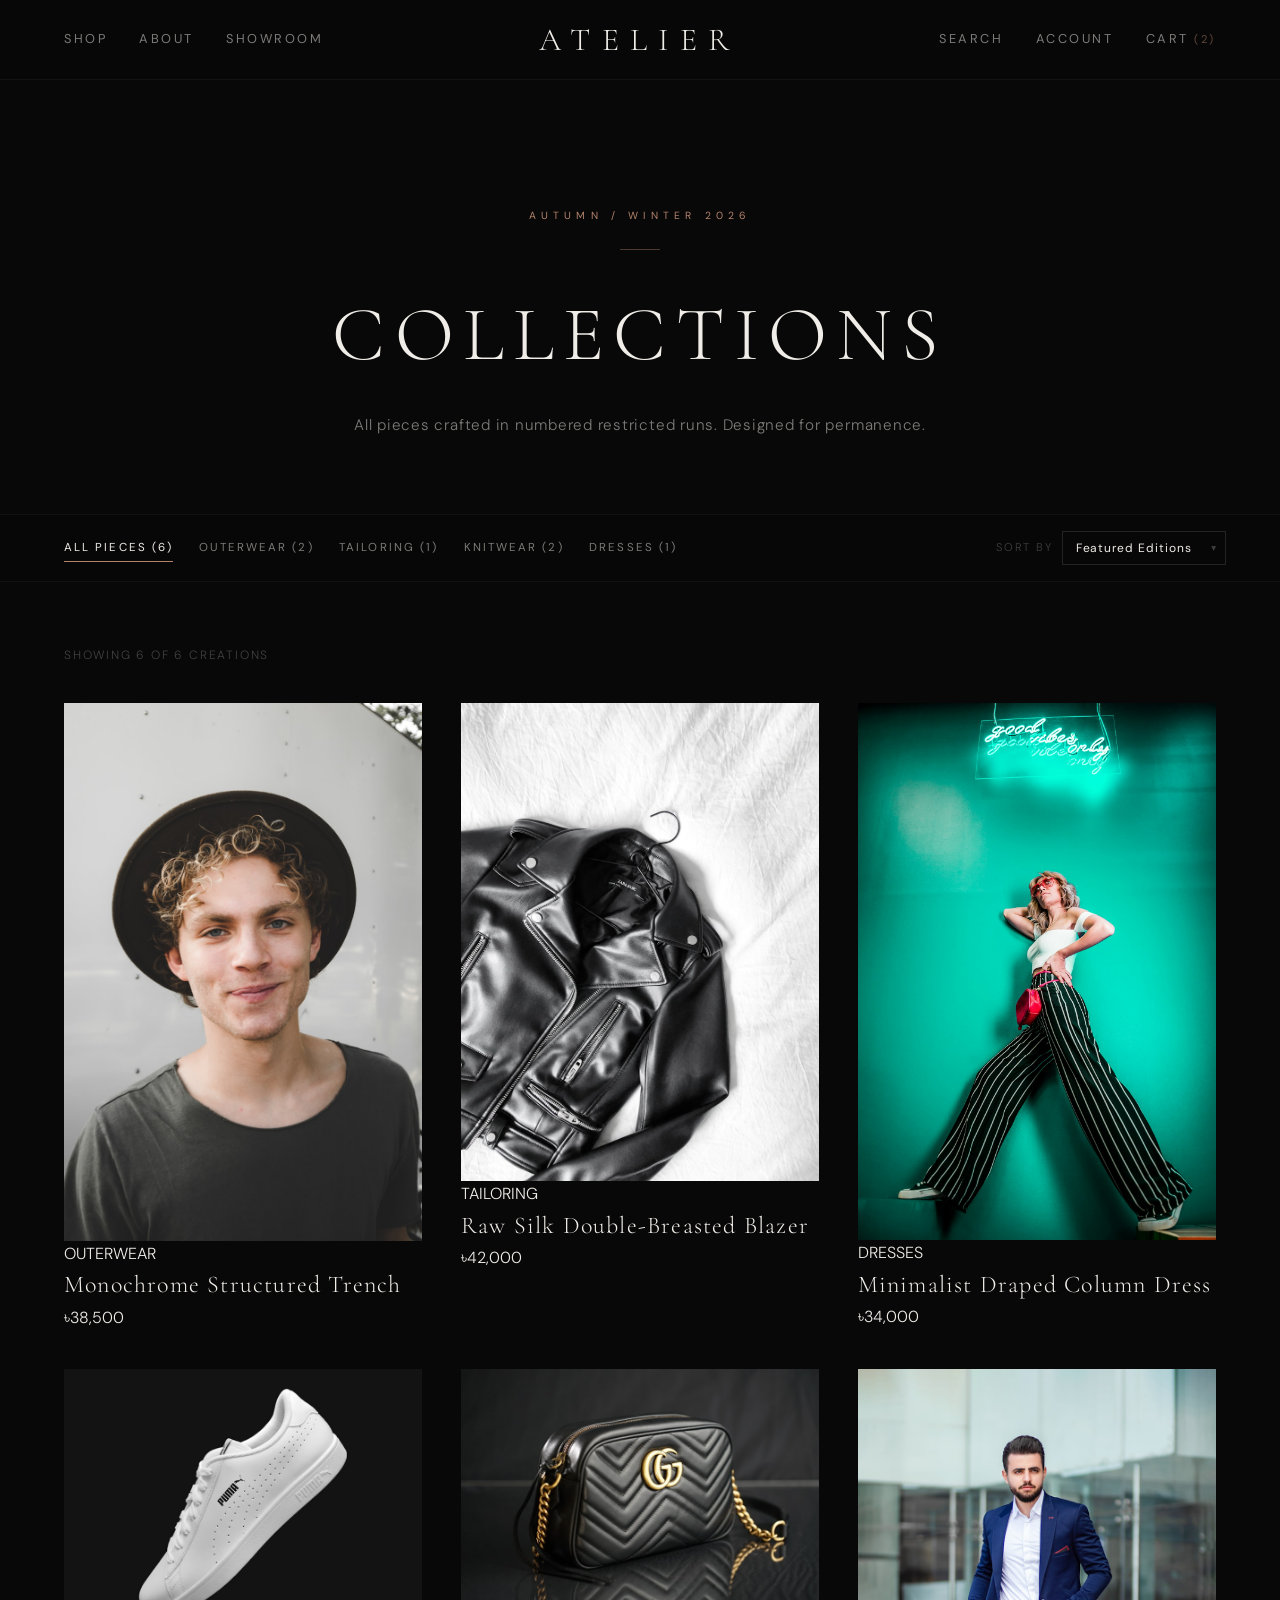
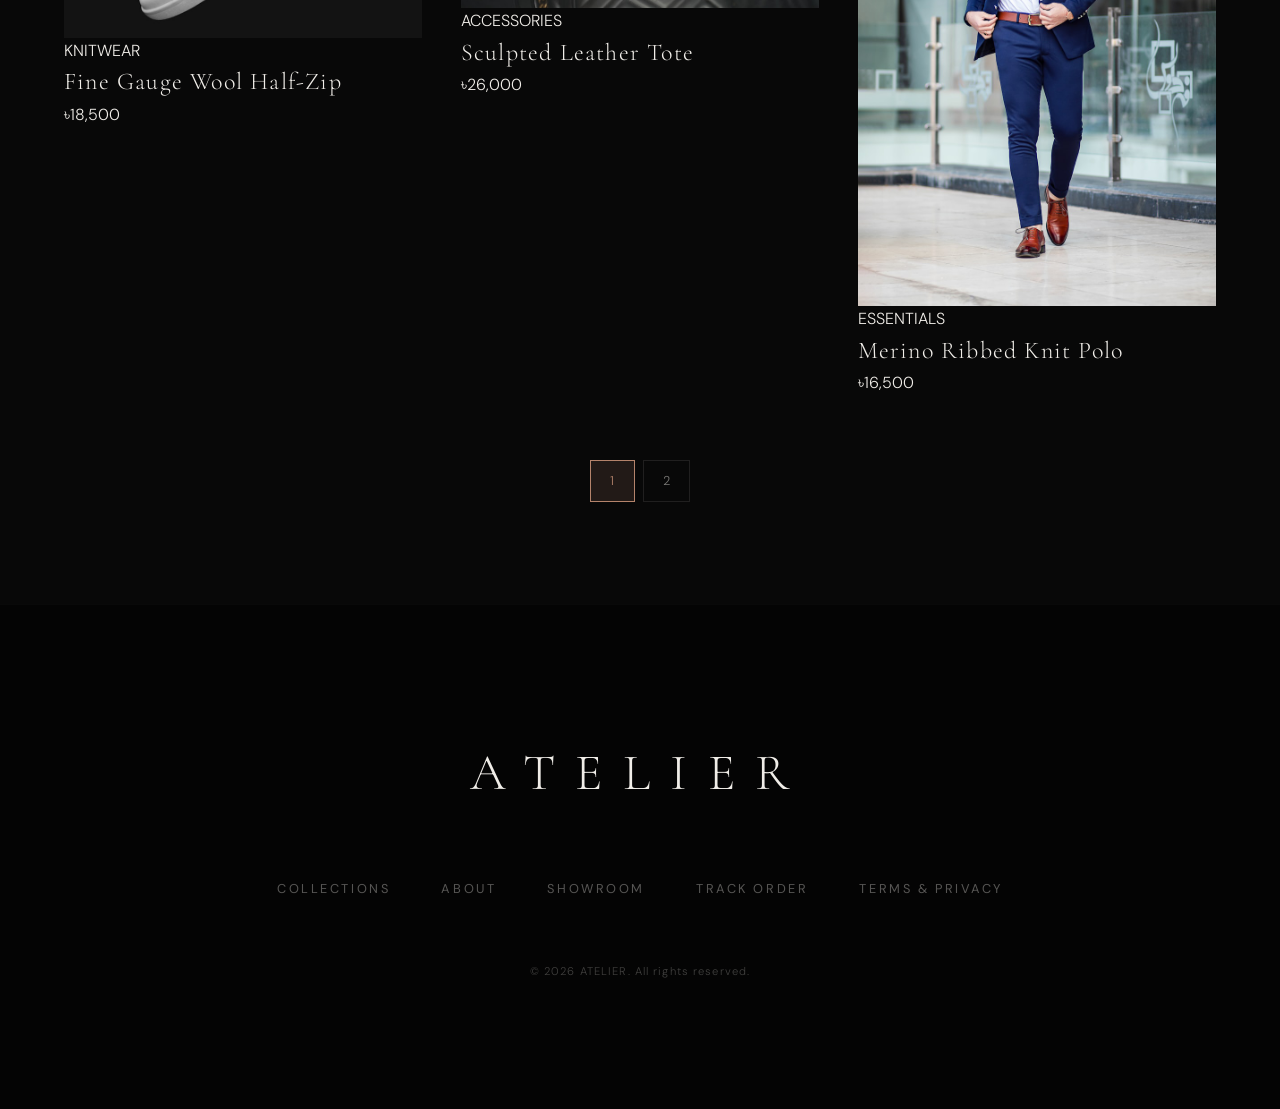
<file: shop.html>
<!DOCTYPE html>
<html lang="en">
<head>
	<meta charset="UTF-8">
	<meta name="viewport" content="width=device-width, initial-scale=1.0">
	<meta name="theme-color" content="#080808">
	<title>Collections & Catalog — ATELIER</title>
	<meta name="description" content="Explore the complete collection of architectural outerwear, bespoke tailoring, knitwear, and accessories by Atelier.">
	
	<!-- Stylesheets -->
	<link rel="stylesheet" href="assets/css/global.css">
	<link rel="stylesheet" href="assets/css/header.css">
	<link rel="stylesheet" href="assets/css/shop.css">
	<link rel="stylesheet" href="assets/css/footer.css">
	<link rel="stylesheet" href="assets/css/responsive.css">
</head>
<body class="archive post-type-archive post-type-archive-product woocommerce">

	<!-- Skip Link -->
	<a class="skip-link screen-reader-text" href="#main-content">Skip to content</a>

	<!-- Header Navigation -->
	<nav class="nav" id="main-nav" aria-label="Primary navigation">
		<div class="nav-container container">
			<div class="nav-left" role="list">
				<a href="shop.html" class="nav-link active" role="listitem">SHOP</a>
				<a href="about.html" class="nav-link" role="listitem">ABOUT</a>
				<a href="contact.html" class="nav-link" role="listitem">SHOWROOM</a>
			</div>
			<a href="index.html" class="nav-brand" aria-label="ATELIER — return to homepage">ATELIER</a>
			<div class="nav-right">
				<a href="#search" class="nav-icon-link search-trigger" aria-label="Search creations">SEARCH</a>
				<a href="account.html" class="nav-icon-link" aria-label="Account">ACCOUNT</a>
				<a href="cart.html" class="nav-icon-link" aria-label="View shopping cart">
					CART <span class="nav-cart-count">(2)</span>
				</a>
			</div>
			<button class="hamburger" id="hamburger-btn" type="button" aria-label="Toggle navigation menu" aria-expanded="false" aria-controls="mobile-nav">
				<span class="hamburger-line" aria-hidden="true"></span>
				<span class="hamburger-line" aria-hidden="true"></span>
			</button>
		</div>
		<div class="mobile-menu" id="mobile-nav" role="dialog" aria-label="Mobile navigation" aria-hidden="true">
			<nav class="mobile-menu-links">
				<a href="index.html" class="mobile-link">HOME</a>
				<a href="shop.html" class="mobile-link">SHOP</a>
				<a href="about.html" class="mobile-link">ABOUT</a>
				<a href="contact.html" class="mobile-link">SHOWROOM & CONTACT</a>
				<a href="account.html" class="mobile-link">MY ACCOUNT</a>
				<a href="cart.html" class="mobile-link">SHOPPING BAG</a>
			</nav>
		</div>
	</nav>

	<!-- Search Modal -->
	<div class="search-modal" id="search-modal" aria-hidden="true" role="dialog" aria-label="Search Atelier Collections">
		<button class="search-modal-close" id="search-modal-close" aria-label="Close search">&times;</button>
		<div class="search-modal-inner">
			<div class="search-input-wrap">
				<input type="search" id="header-search-input" placeholder="Search creations, coats, silks..." autocomplete="off">
			</div>
			<div class="search-suggestions">
				<span class="search-suggestions-label">Popular Searches:</span>
				<a href="shop.html?cat=outerwear" class="search-pill">Structured Trench</a>
				<a href="shop.html?cat=dresses" class="search-pill">Silk Column Dress</a>
				<a href="shop.html?cat=tailoring" class="search-pill">Double-Breasted Blazer</a>
				<a href="shop.html?cat=knitwear" class="search-pill">Merino Knitwear</a>
			</div>
		</div>
	</div>

	<!-- Main Shop Archive -->
	<main id="main-content" role="main">

		<!-- Shop Header -->
		<header class="shop-header">
			<div class="shop-header-content">
				<span class="shop-header-overline">AUTUMN / WINTER 2026</span>
				<div class="shop-header-rule" aria-hidden="true"></div>
				<h1 class="shop-header-title">COLLECTIONS</h1>
				<p class="shop-header-subline">All pieces crafted in numbered restricted runs. Designed for permanence.</p>
			</div>
		</header>

		<!-- Filter Bar -->
		<div class="filter-bar" id="filter-bar">
			<div class="container filter-bar-inner">
				<!-- Category Filter Links -->
				<div class="filter-categories" role="tablist" aria-label="Category filters">
					<button type="button" class="filter-btn active" role="tab" aria-selected="true" data-filter="all">ALL PIECES (6)</button>
					<button type="button" class="filter-btn" role="tab" aria-selected="false" data-filter="outerwear">OUTERWEAR (2)</button>
					<button type="button" class="filter-btn" role="tab" aria-selected="false" data-filter="tailoring">TAILORING (1)</button>
					<button type="button" class="filter-btn" role="tab" aria-selected="false" data-filter="knitwear">KNITWEAR (2)</button>
					<button type="button" class="filter-btn" role="tab" aria-selected="false" data-filter="dresses">DRESSES (1)</button>
				</div>

				<!-- Sort Dropdown -->
				<div class="sort-wrapper">
					<span class="sort-label">Sort By</span>
					<select class="sort-select" id="shop-sort" aria-label="Sort creations">
						<option value="featured">Featured Editions</option>
						<option value="price-low">Price: Low to High</option>
						<option value="price-high">Price: High to Low</option>
						<option value="latest">Latest Releases</option>
					</select>
					<span class="sort-chevron" aria-hidden="true">&#9662;</span>
				</div>
			</div>
		</div>

		<!-- Product Grid -->
		<section class="shop-grid-section container">
			<p class="shop-result-count" id="product-count">SHOWING 6 OF 6 CREATIONS</p>

			<div class="shop-grid" id="shop-products-grid">

				<!-- Product 1 -->
				<a href="product.html" class="product-card" data-category="outerwear" data-price="38500" aria-label="Monochrome Structured Trench — ৳38,500">
					<div class="product-card-image-wrapper">
						<img src="assets/images/overcoat.jpg" alt="Monochrome Structured Trench" class="product-card-image" loading="eager">
					</div>
					<div class="product-card-details">
						<span class="product-card-category">OUTERWEAR</span>
						<h2 class="product-card-title">Monochrome Structured Trench</h2>
						<span class="product-card-price">৳38,500</span>
					</div>
				</a>

				<!-- Product 2 -->
				<a href="product-jacket.html" class="product-card" data-category="tailoring" data-price="42000" aria-label="Raw Silk Double-Breasted Blazer — ৳42,000">
					<div class="product-card-image-wrapper">
						<img src="assets/images/jacket.jpg" alt="Raw Silk Double-Breasted Blazer" class="product-card-image" loading="lazy" decoding="async">
					</div>
					<div class="product-card-details">
						<span class="product-card-category">TAILORING</span>
						<h2 class="product-card-title">Raw Silk Double-Breasted Blazer</h2>
						<span class="product-card-price">৳42,000</span>
					</div>
				</a>

				<!-- Product 3 -->
				<a href="product-dress.html" class="product-card" data-category="dresses" data-price="34000" aria-label="Minimalist Draped Column Dress — ৳34,000">
					<div class="product-card-image-wrapper">
						<img src="assets/images/hero2.jpg" alt="Minimalist Draped Column Dress" class="product-card-image" loading="lazy" decoding="async">
					</div>
					<div class="product-card-details">
						<span class="product-card-category">DRESSES</span>
						<h2 class="product-card-title">Minimalist Draped Column Dress</h2>
						<span class="product-card-price">৳34,000</span>
					</div>
				</a>

				<!-- Product 4 -->
				<a href="product.html" class="product-card" data-category="knitwear" data-price="18500" aria-label="Fine Gauge Wool Half-Zip — ৳18,500">
					<div class="product-card-image-wrapper">
						<img src="assets/images/halfzip.jpg" alt="Fine Gauge Wool Half-Zip" class="product-card-image" loading="lazy" decoding="async">
					</div>
					<div class="product-card-details">
						<span class="product-card-category">KNITWEAR</span>
						<h2 class="product-card-title">Fine Gauge Wool Half-Zip</h2>
						<span class="product-card-price">৳18,500</span>
					</div>
				</a>

				<!-- Product 5 -->
				<a href="product.html" class="product-card" data-category="outerwear" data-price="26000" aria-label="Sculpted Leather Tote — ৳26,000">
					<div class="product-card-image-wrapper">
						<img src="assets/images/tote.jpg" alt="Sculpted Leather Tote" class="product-card-image" loading="lazy" decoding="async">
					</div>
					<div class="product-card-details">
						<span class="product-card-category">ACCESSORIES</span>
						<h2 class="product-card-title">Sculpted Leather Tote</h2>
						<span class="product-card-price">৳26,000</span>
					</div>
				</a>

				<!-- Product 6 -->
				<a href="product.html" class="product-card" data-category="knitwear" data-price="16500" aria-label="Merino Ribbed Knit Polo — ৳16,500">
					<div class="product-card-image-wrapper">
						<img src="assets/images/polo.jpg" alt="Merino Ribbed Knit Polo" class="product-card-image" loading="lazy" decoding="async">
					</div>
					<div class="product-card-details">
						<span class="product-card-category">ESSENTIALS</span>
						<h2 class="product-card-title">Merino Ribbed Knit Polo</h2>
						<span class="product-card-price">৳16,500</span>
					</div>
				</a>

			</div>

			<!-- Pagination -->
			<nav class="woocommerce-pagination" aria-label="Product pagination" style="margin-top: 4rem; display: flex; justify-content: center; gap: 0.5rem;">
				<span class="page-numbers current" style="padding: 0.6rem 1.2rem; background: rgba(180,131,107,0.15); color: var(--accent-rose-gold); border: 1px solid var(--accent-rose-gold); font-size: 0.8rem;">1</span>
				<a href="#" class="page-numbers" style="padding: 0.6rem 1.2rem; border: 1px solid rgba(240,237,232,0.1); color: var(--color-muted); font-size: 0.8rem; text-decoration: none;">2</a>
			</nav>
		</section>

	</main>

	<!-- Footer -->
	<footer class="footer" id="footer">
		<a href="index.html" class="footer-brand" aria-label="ATELIER — return to homepage">ATELIER</a>
		<nav class="footer-links" aria-label="Footer navigation">
			<a href="shop.html">COLLECTIONS</a>
			<a href="about.html">ABOUT</a>
			<a href="contact.html">SHOWROOM</a>
			<a href="track-order.html">TRACK ORDER</a>
			<a href="terms.html">TERMS & PRIVACY</a>
		</nav>
		<p class="footer-copyright">&copy; 2026 ATELIER. All rights reserved.</p>
	</footer>

	<script src="assets/js/main.js" defer></script>
	<script src="assets/js/shop-filters.js" defer></script>
</body>
</html>
</file>
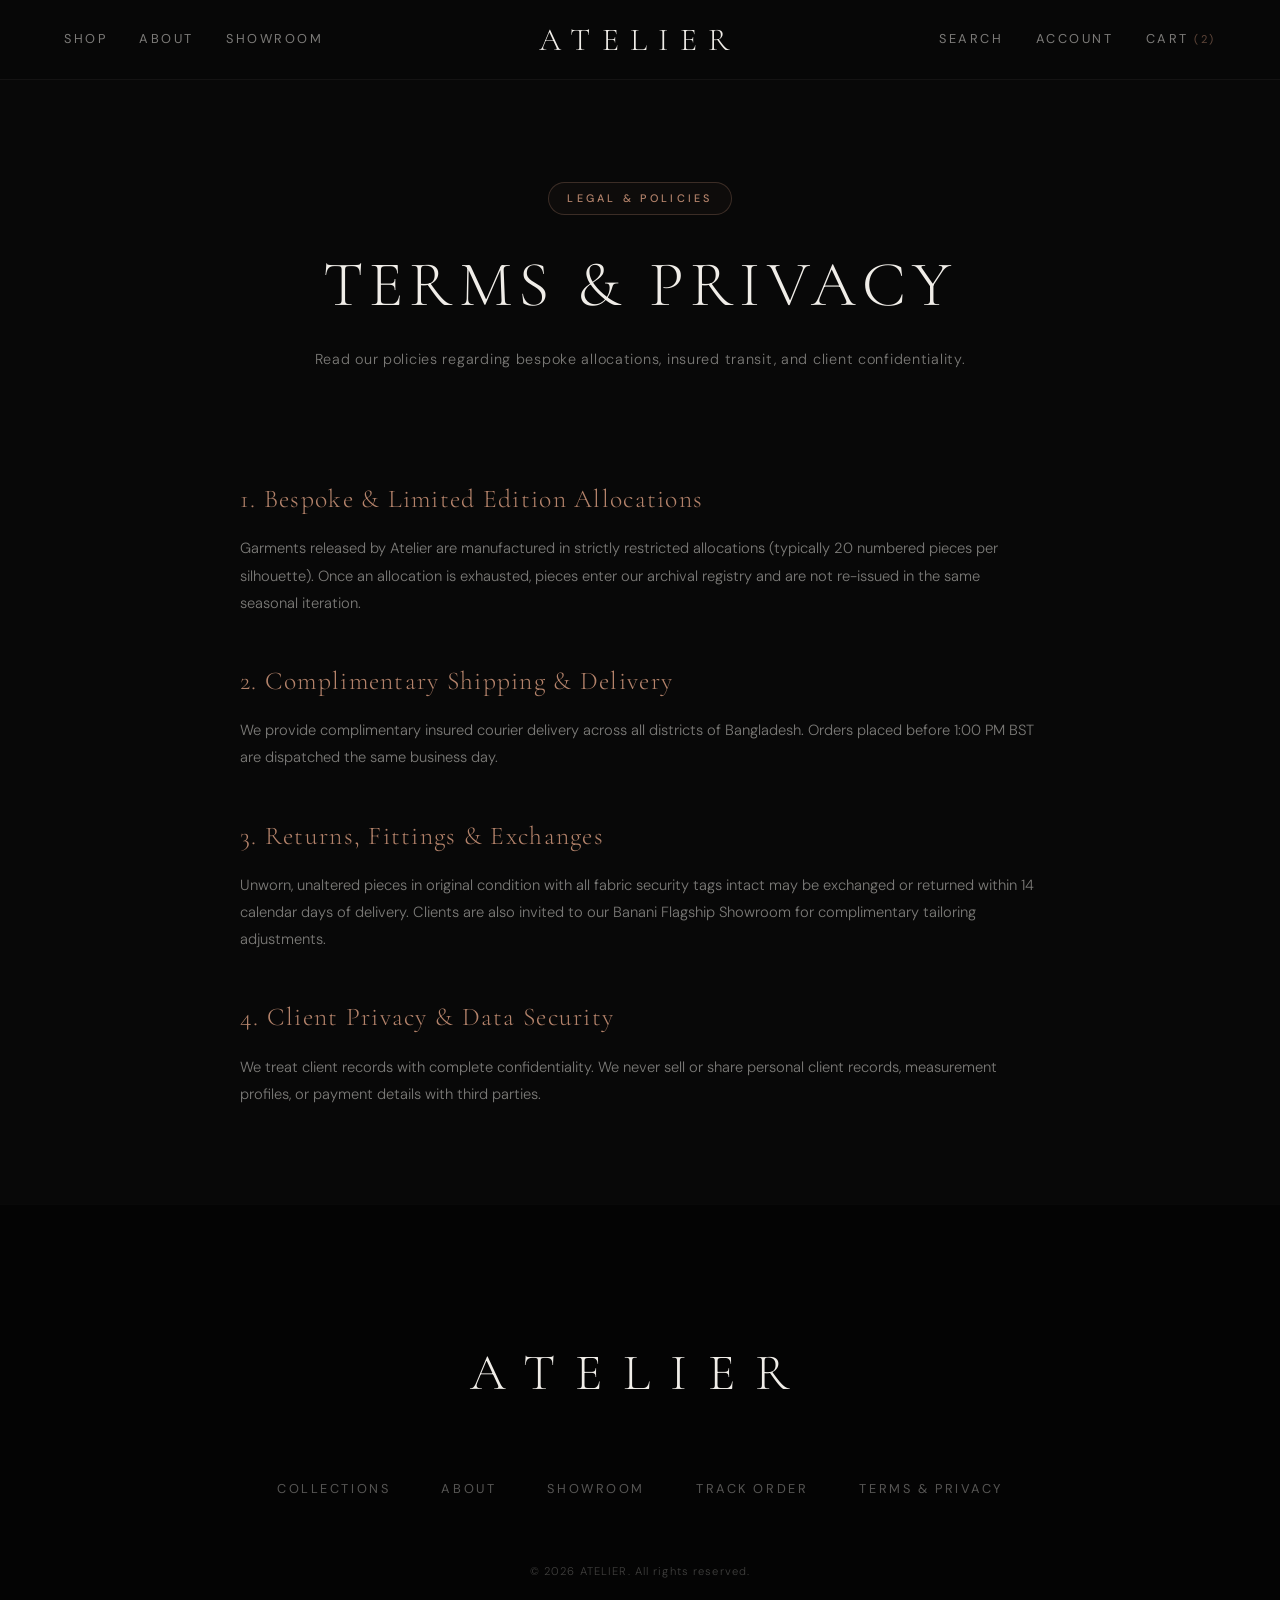
<file: terms.html>
<!DOCTYPE html>
<html lang="en">
<head>
	<meta charset="UTF-8">
	<meta name="viewport" content="width=device-width, initial-scale=1.0">
	<meta name="theme-color" content="#080808">
	<title>Terms & Privacy — ATELIER</title>
	
	<!-- Stylesheets -->
	<link rel="stylesheet" href="assets/css/global.css">
	<link rel="stylesheet" href="assets/css/header.css">
	<link rel="stylesheet" href="assets/css/footer.css">
	<link rel="stylesheet" href="assets/css/responsive.css">
	<style>
		.legal-wrap { max-width: 800px; margin: 0 auto 6rem; }
		.legal-content { color: var(--color-light); font-size: 0.92rem; line-height: 1.85; }
		.legal-content h2 { font-family: var(--font-display); font-size: 1.6rem; font-weight: 300; margin: 2.5rem 0 0.8rem; color: var(--accent-rose-gold); }
		.legal-content p { margin-bottom: 1.25rem; color: var(--color-muted); }
	</style>
</head>
<body class="page-template-default page">

	<a class="skip-link screen-reader-text" href="#main-content">Skip to content</a>

	<!-- Header Navigation -->
	<nav class="nav" id="main-nav" aria-label="Primary navigation">
		<div class="nav-container container">
			<div class="nav-left" role="list">
				<a href="shop.html" class="nav-link" role="listitem">SHOP</a>
				<a href="about.html" class="nav-link" role="listitem">ABOUT</a>
				<a href="contact.html" class="nav-link" role="listitem">SHOWROOM</a>
			</div>
			<a href="index.html" class="nav-brand" aria-label="ATELIER — return to homepage">ATELIER</a>
			<div class="nav-right">
				<a href="#search" class="nav-icon-link search-trigger" aria-label="Search creations">SEARCH</a>
				<a href="account.html" class="nav-icon-link" aria-label="Account">ACCOUNT</a>
				<a href="cart.html" class="nav-icon-link" aria-label="View shopping cart">
					CART <span class="nav-cart-count">(2)</span>
				</a>
			</div>
			<button class="hamburger" id="hamburger-btn" type="button" aria-label="Toggle navigation menu" aria-expanded="false" aria-controls="mobile-nav">
				<span class="hamburger-line" aria-hidden="true"></span>
				<span class="hamburger-line" aria-hidden="true"></span>
			</button>
		</div>
		<div class="mobile-menu" id="mobile-nav" role="dialog" aria-label="Mobile navigation" aria-hidden="true">
			<nav class="mobile-menu-links">
				<a href="index.html" class="mobile-link">HOME</a>
				<a href="shop.html" class="mobile-link">SHOP</a>
				<a href="about.html" class="mobile-link">ABOUT</a>
				<a href="contact.html" class="mobile-link">SHOWROOM & CONTACT</a>
				<a href="account.html" class="mobile-link">MY ACCOUNT</a>
				<a href="cart.html" class="mobile-link">SHOPPING BAG</a>
			</nav>
		</div>
	</nav>

	<!-- Search Modal -->
	<div class="search-modal" id="search-modal" aria-hidden="true" role="dialog" aria-label="Search Atelier Collections">
		<button class="search-modal-close" id="search-modal-close" aria-label="Close search">&times;</button>
		<div class="search-modal-inner">
			<div class="search-input-wrap">
				<input type="search" id="header-search-input" placeholder="Search creations, coats, silks..." autocomplete="off">
			</div>
			<div class="search-suggestions">
				<span class="search-suggestions-label">Popular Searches:</span>
				<a href="shop.html?cat=outerwear" class="search-pill">Structured Trench</a>
				<a href="shop.html?cat=dresses" class="search-pill">Silk Column Dress</a>
				<a href="shop.html?cat=tailoring" class="search-pill">Double-Breasted Blazer</a>
				<a href="shop.html?cat=knitwear" class="search-pill">Merino Knitwear</a>
			</div>
		</div>
	</div>

	<!-- Page Header with proper top offset -->
	<header class="page-header">
		<div class="container">
			<span class="season-tag" style="margin-bottom: 1.2rem; display: inline-block;">LEGAL & POLICIES</span>
			<h1 class="page-title">TERMS & PRIVACY</h1>
			<p class="page-subline">Read our policies regarding bespoke allocations, insured transit, and client confidentiality.</p>
		</div>
	</header>

	<main id="main-content" role="main" class="container">
		<div class="legal-wrap">
			<div class="legal-content">
				<h2>1. Bespoke & Limited Edition Allocations</h2>
				<p>Garments released by Atelier are manufactured in strictly restricted allocations (typically 20 numbered pieces per silhouette). Once an allocation is exhausted, pieces enter our archival registry and are not re-issued in the same seasonal iteration.</p>

				<h2>2. Complimentary Shipping & Delivery</h2>
				<p>We provide complimentary insured courier delivery across all districts of Bangladesh. Orders placed before 1:00 PM BST are dispatched the same business day.</p>

				<h2>3. Returns, Fittings & Exchanges</h2>
				<p>Unworn, unaltered pieces in original condition with all fabric security tags intact may be exchanged or returned within 14 calendar days of delivery. Clients are also invited to our Banani Flagship Showroom for complimentary tailoring adjustments.</p>

				<h2>4. Client Privacy & Data Security</h2>
				<p>We treat client records with complete confidentiality. We never sell or share personal client records, measurement profiles, or payment details with third parties.</p>
			</div>
		</div>
	</main>

	<!-- Footer -->
	<footer class="footer" id="footer">
		<a href="index.html" class="footer-brand" aria-label="ATELIER — return to homepage">ATELIER</a>
		<nav class="footer-links" aria-label="Footer navigation">
			<a href="shop.html">COLLECTIONS</a>
			<a href="about.html">ABOUT</a>
			<a href="contact.html">SHOWROOM</a>
			<a href="track-order.html">TRACK ORDER</a>
			<a href="terms.html">TERMS & PRIVACY</a>
		</nav>
		<p class="footer-copyright">&copy; 2026 ATELIER. All rights reserved.</p>
	</footer>

	<script src="assets/js/main.js" defer></script>
</body>
</html>
</file>
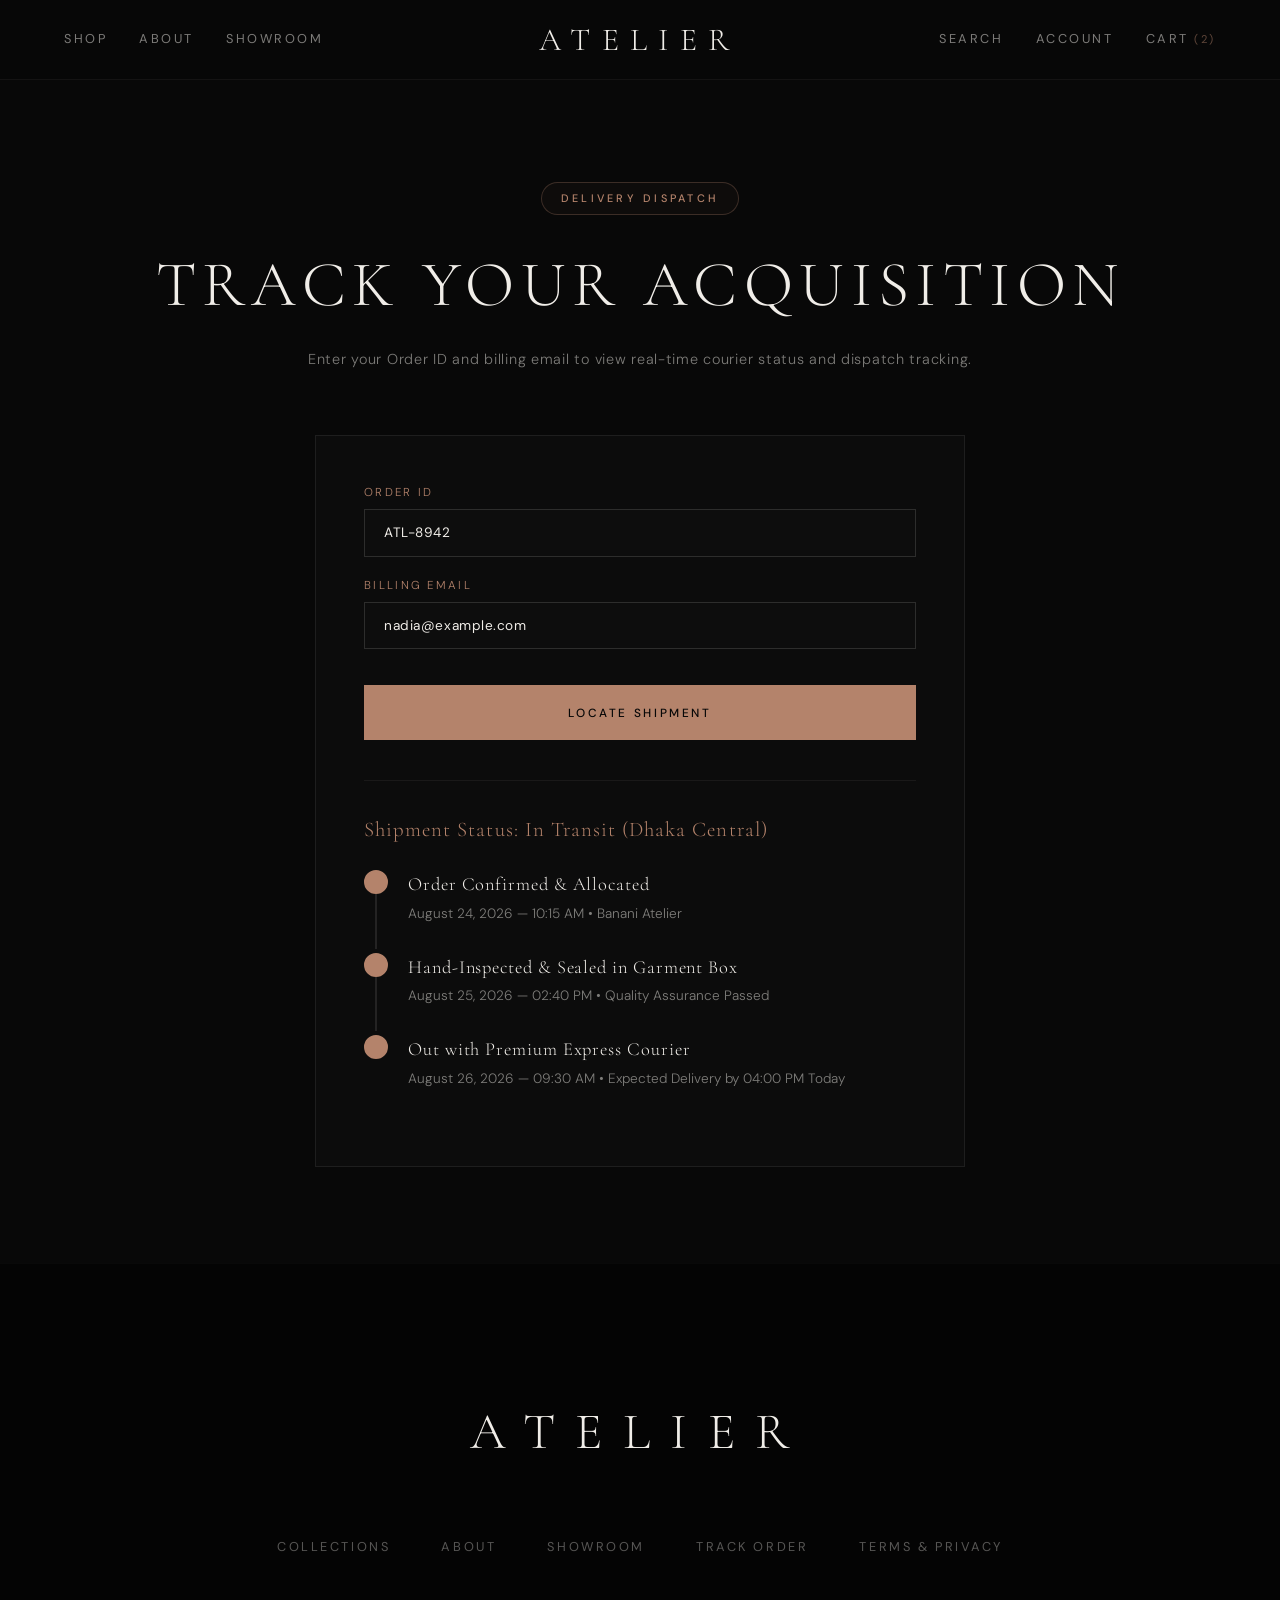
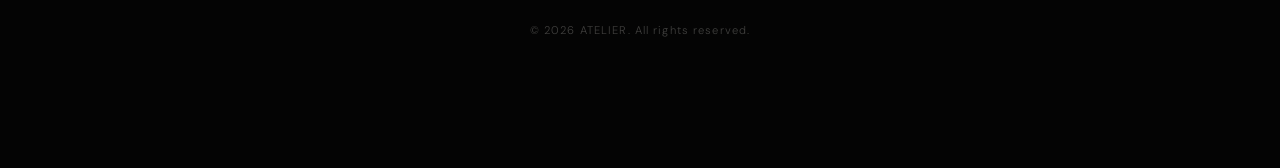
<file: track-order.html>
<!DOCTYPE html>
<html lang="en">
<head>
	<meta charset="UTF-8">
	<meta name="viewport" content="width=device-width, initial-scale=1.0">
	<meta name="theme-color" content="#080808">
	<title>Track Order & Tailoring Status — ATELIER</title>
	
	<!-- Stylesheets -->
	<link rel="stylesheet" href="assets/css/global.css">
	<link rel="stylesheet" href="assets/css/header.css">
	<link rel="stylesheet" href="assets/css/footer.css">
	<link rel="stylesheet" href="assets/css/responsive.css">
	<style>
		.track-wrap { max-width: 650px; margin: 0 auto 6rem; }
		.track-form-card { background: #0c0c0c; border: 1px solid rgba(240,237,232,0.08); padding: clamp(2rem, 5vw, 3rem); }
		.track-input-group { margin-bottom: 1.25rem; display: flex; flex-direction: column; gap: 0.4rem; }
		.track-input-group label { font-size: 0.72rem; letter-spacing: 0.2em; text-transform: uppercase; color: var(--accent-rose-gold); }
		.track-timeline { margin-top: 2.5rem; padding-top: 2rem; border-top: 1px solid rgba(240,237,232,0.06); }
		.timeline-step { display: flex; gap: 1.25rem; margin-bottom: 1.75rem; position: relative; }
		.timeline-step::before { content: ''; position: absolute; left: 11px; top: 24px; bottom: -24px; width: 2px; background: rgba(240,237,232,0.1); }
		.timeline-step:last-child::before { display: none; }
		.timeline-bullet { width: 24px; height: 24px; border-radius: 50%; background: #0c0c0c; border: 2px solid var(--accent-rose-gold); flex-shrink: 0; display: flex; align-items: center; justify-content: center; z-index: 1; }
		.timeline-bullet.done { background: var(--accent-rose-gold); }
		.timeline-content h4 { font-family: var(--font-display); font-size: 1.15rem; font-weight: 300; margin-bottom: 0.2rem; }
		.timeline-content p { color: var(--color-muted); font-size: 0.85rem; }
	</style>
</head>
<body class="page-template-default page">

	<a class="skip-link screen-reader-text" href="#main-content">Skip to content</a>

	<!-- Header Navigation -->
	<nav class="nav" id="main-nav" aria-label="Primary navigation">
		<div class="nav-container container">
			<div class="nav-left" role="list">
				<a href="shop.html" class="nav-link" role="listitem">SHOP</a>
				<a href="about.html" class="nav-link" role="listitem">ABOUT</a>
				<a href="contact.html" class="nav-link" role="listitem">SHOWROOM</a>
			</div>
			<a href="index.html" class="nav-brand" aria-label="ATELIER — return to homepage">ATELIER</a>
			<div class="nav-right">
				<a href="#search" class="nav-icon-link search-trigger" aria-label="Search creations">SEARCH</a>
				<a href="account.html" class="nav-icon-link" aria-label="Account">ACCOUNT</a>
				<a href="cart.html" class="nav-icon-link" aria-label="View shopping cart">
					CART <span class="nav-cart-count">(2)</span>
				</a>
			</div>
			<button class="hamburger" id="hamburger-btn" type="button" aria-label="Toggle navigation menu" aria-expanded="false" aria-controls="mobile-nav">
				<span class="hamburger-line" aria-hidden="true"></span>
				<span class="hamburger-line" aria-hidden="true"></span>
			</button>
		</div>
		<div class="mobile-menu" id="mobile-nav" role="dialog" aria-label="Mobile navigation" aria-hidden="true">
			<nav class="mobile-menu-links">
				<a href="index.html" class="mobile-link">HOME</a>
				<a href="shop.html" class="mobile-link">SHOP</a>
				<a href="about.html" class="mobile-link">ABOUT</a>
				<a href="contact.html" class="mobile-link">SHOWROOM & CONTACT</a>
				<a href="account.html" class="mobile-link">MY ACCOUNT</a>
				<a href="cart.html" class="mobile-link">SHOPPING BAG</a>
			</nav>
		</div>
	</nav>

	<!-- Search Modal -->
	<div class="search-modal" id="search-modal" aria-hidden="true" role="dialog" aria-label="Search Atelier Collections">
		<button class="search-modal-close" id="search-modal-close" aria-label="Close search">&times;</button>
		<div class="search-modal-inner">
			<div class="search-input-wrap">
				<input type="search" id="header-search-input" placeholder="Search creations, coats, silks..." autocomplete="off">
			</div>
			<div class="search-suggestions">
				<span class="search-suggestions-label">Popular Searches:</span>
				<a href="shop.html?cat=outerwear" class="search-pill">Structured Trench</a>
				<a href="shop.html?cat=dresses" class="search-pill">Silk Column Dress</a>
				<a href="shop.html?cat=tailoring" class="search-pill">Double-Breasted Blazer</a>
				<a href="shop.html?cat=knitwear" class="search-pill">Merino Knitwear</a>
			</div>
		</div>
	</div>

	<!-- Page Header with proper top offset -->
	<header class="page-header">
		<div class="container">
			<span class="season-tag" style="margin-bottom: 1.2rem; display: inline-block;">DELIVERY DISPATCH</span>
			<h1 class="page-title">TRACK YOUR ACQUISITION</h1>
			<p class="page-subline">Enter your Order ID and billing email to view real-time courier status and dispatch tracking.</p>
		</div>
	</header>

	<main id="main-content" role="main" class="container">
		<div class="track-wrap">
			<div class="track-form-card">
				<form onsubmit="event.preventDefault(); document.getElementById('tracking-result').style.display='block';">
					<div class="track-input-group">
						<label for="order-id">ORDER ID</label>
						<input type="text" id="order-id" required value="ATL-8942" placeholder="Found in your confirmation email">
					</div>
					<div class="track-input-group">
						<label for="track-email">BILLING EMAIL</label>
						<input type="email" id="track-email" required value="nadia@example.com" placeholder="Email used during checkout">
					</div>
					<button type="submit" class="btn-luxury" style="width: 100%; justify-content: center; margin-top: 1rem;">
						<span>LOCATE SHIPMENT</span>
					</button>
				</form>

				<div id="tracking-result" class="track-timeline">
					<h3 style="font-family: var(--font-display); font-size: 1.3rem; color: var(--accent-rose-gold); margin-bottom: 1.5rem;">Shipment Status: In Transit (Dhaka Central)</h3>
					
					<div class="timeline-step">
						<div class="timeline-bullet done"></div>
						<div class="timeline-content">
							<h4>Order Confirmed & Allocated</h4>
							<p>August 24, 2026 — 10:15 AM &bull; Banani Atelier</p>
						</div>
					</div>
					<div class="timeline-step">
						<div class="timeline-bullet done"></div>
						<div class="timeline-content">
							<h4>Hand-Inspected & Sealed in Garment Box</h4>
							<p>August 25, 2026 — 02:40 PM &bull; Quality Assurance Passed</p>
						</div>
					</div>
					<div class="timeline-step">
						<div class="timeline-bullet done"></div>
						<div class="timeline-content">
							<h4>Out with Premium Express Courier</h4>
							<p>August 26, 2026 — 09:30 AM &bull; Expected Delivery by 04:00 PM Today</p>
						</div>
					</div>
				</div>
			</div>
		</div>
	</main>

	<!-- Footer -->
	<footer class="footer" id="footer">
		<a href="index.html" class="footer-brand" aria-label="ATELIER — return to homepage">ATELIER</a>
		<nav class="footer-links" aria-label="Footer navigation">
			<a href="shop.html">COLLECTIONS</a>
			<a href="about.html">ABOUT</a>
			<a href="contact.html">SHOWROOM</a>
			<a href="track-order.html">TRACK ORDER</a>
			<a href="terms.html">TERMS & PRIVACY</a>
		</nav>
		<p class="footer-copyright">&copy; 2026 ATELIER. All rights reserved.</p>
	</footer>

	<script src="assets/js/main.js" defer></script>
</body>
</html>
</file>
<file: assets/css/global.css>
/* ==========================================================
   ATELIER — Global Styles
   Variables, resets, typography, layout utilities
   ========================================================== */

/* ── CSS Custom Properties ───────────────────────────── */
:root {
	--bg-deep-black: #080808;
	--bg-graphite: #3A3A3A;
	--bg-footer: #040404;
	--accent-rose-gold: #B4836B;
	--accent-rose-gold-rgb: 180, 131, 107;
	--color-light: #F0EDE8;
	--color-light-rgb: 240, 237, 232;
	--color-muted: rgba(240, 237, 232, 0.5);
	--color-ghost: rgba(240, 237, 232, 0.25);
	--font-display: 'Cormorant Garamond', Georgia, serif;
	--font-body: 'DM Sans', system-ui, -apple-system, sans-serif;
	--transition-slow: 0.8s cubic-bezier(0.25, 1, 0.5, 1);
	--transition-medium: 0.4s cubic-bezier(0.25, 1, 0.5, 1);
	--transition-fast: 0.2s ease;
	--header-height: 80px;
}

/* ── Reset ────────────────────────────────────────────── */
*,
*::before,
*::after {
	box-sizing: border-box;
	margin: 0;
	padding: 0;
}

html {
	scroll-behavior: smooth;
	-webkit-font-smoothing: antialiased;
	-moz-osx-font-smoothing: grayscale;
	background-color: var(--bg-deep-black);
	color: var(--color-light);
	font-family: var(--font-body);
	font-weight: 300;
	line-height: 1.6;
}

body {
	overflow-x: hidden;
	background-color: var(--bg-deep-black);
	width: 100%;
}

img {
	max-width: 100%;
	height: auto;
	display: block;
	object-fit: cover;
}

/* ── Scrollbar ────────────────────────────────────────── */
::-webkit-scrollbar { width: 6px; height: 6px; }
::-webkit-scrollbar-track { background: var(--bg-deep-black); }
::-webkit-scrollbar-thumb { background: var(--bg-graphite); }
::-webkit-scrollbar-thumb:hover { background: var(--accent-rose-gold); }

/* ── Typography ───────────────────────────────────────── */
h1, h2, h3, h4, .display-font {
	font-family: var(--font-display);
	font-weight: 300;
	letter-spacing: 0.05em;
}

a {
	color: inherit;
	text-decoration: none;
	transition: color var(--transition-fast), opacity var(--transition-fast);
}

/* ── Layout Utilities ─────────────────────────────────── */
.container {
	width: 100%;
	max-width: 1600px;
	margin: 0 auto;
	padding: 0 clamp(1.5rem, 5vw, 6rem);
}

.sr-only {
	position: absolute;
	width: 1px;
	height: 1px;
	padding: 0;
	margin: -1px;
	overflow: hidden;
	clip: rect(0, 0, 0, 0);
	white-space: nowrap;
	border: 0;
}

/* ── Skip Link ────────────────────────────────────────── */
.skip-link {
	position: absolute;
	top: -100%;
	left: 50%;
	transform: translateX(-50%);
	z-index: 10000;
	background-color: var(--accent-rose-gold);
	color: var(--bg-deep-black);
	padding: 0.8rem 2rem;
	font-size: 0.82rem;
	font-weight: 500;
	letter-spacing: 0.15em;
	text-transform: uppercase;
	text-decoration: none;
	transition: top 0.2s ease;
}

.skip-link:focus {
	top: 5px;
	outline: 2px solid var(--color-light);
	outline-offset: 2px;
}

.screen-reader-text {
	position: absolute;
	width: 1px;
	height: 1px;
	padding: 0;
	margin: -1px;
	overflow: hidden;
	clip: rect(0, 0, 0, 0);
	white-space: nowrap;
	border: 0;
}

.screen-reader-text:focus {
	position: fixed;
	top: 5px;
	left: 50%;
	transform: translateX(-50%);
	width: auto;
	height: auto;
	padding: 0.8rem 2rem;
	margin: 0;
	overflow: visible;
	clip: auto;
	background-color: var(--accent-rose-gold);
	color: var(--bg-deep-black);
	font-size: 0.82rem;
	font-weight: 500;
	letter-spacing: 0.15em;
	text-transform: uppercase;
	z-index: 10000;
}

/* ── Form Controls (Global Luxury Boutique Styling) ──── */
input[type="text"],
input[type="email"],
input[type="tel"],
input[type="number"],
input[type="password"],
input[type="search"],
select,
textarea {
	width: 100%;
	background-color: rgba(14, 14, 14, 0.85);
	border: 1px solid rgba(240, 237, 232, 0.14);
	color: var(--color-light);
	font-family: var(--font-body);
	font-size: 0.85rem;
	padding: 0.9rem 1.2rem;
	border-radius: 0;
	transition: border-color var(--transition-fast), box-shadow var(--transition-fast), background-color var(--transition-fast);
	outline: none;
	letter-spacing: 0.04em;
}

input:hover,
select:hover,
textarea:hover {
	border-color: rgba(180, 131, 107, 0.4);
}

input:focus,
select:focus,
textarea:focus {
	border-color: var(--accent-rose-gold);
	background-color: #121212;
	box-shadow: 0 0 15px rgba(180, 131, 107, 0.15);
	outline: none;
}

input::placeholder,
textarea::placeholder {
	color: var(--color-ghost);
}

select {
	appearance: none;
	-webkit-appearance: none;
	background-image: url("data:image/svg+xml,%3Csvg width='10' height='6' viewBox='0 0 10 6' fill='none' xmlns='http://www.w3.org/2000/svg'%3E%3Cpath d='M1 1L5 5L9 1' stroke='%23B4836B' stroke-width='1.5' stroke-linecap='round' stroke-linejoin='round'/%3E%3C/svg%3E");
	background-repeat: no-repeat;
	background-position: right 1.25rem center;
	padding-right: 2.5rem;
	cursor: pointer;
}

select option {
	background-color: var(--bg-deep-black);
	color: var(--color-light);
}

/* ── Focus States ─────────────────────────────────────── */
a:focus-visible,
button:focus-visible,
input:focus-visible,
select:focus-visible,
textarea:focus-visible,
[tabindex]:focus-visible {
	outline: 1px solid var(--accent-rose-gold);
	outline-offset: 4px;
}

/* ── Shared Button Styles ─────────────────────────────── */
.hero-cta,
.timer-cta {
	position: relative;
	display: inline-block;
	font-size: 0.85rem;
	font-weight: 400;
	letter-spacing: 0.25em;
	padding-bottom: 0.5rem;
	color: var(--color-light);
	font-family: var(--font-body);
	background: none;
	border: none;
	cursor: pointer;
}

.hero-cta::after,
.timer-cta::after {
	content: '';
	position: absolute;
	bottom: 0;
	left: 0;
	width: 100%;
	height: 1px;
	background-color: var(--accent-rose-gold);
	transform-origin: left;
	transition: transform var(--transition-medium), opacity var(--transition-medium);
}

.hero-cta::after { transform: scaleX(0.4); }
.hero-cta:hover::after,
.timer-cta:hover::after { transform: scaleX(1); }
.hero-cta:hover { color: var(--accent-rose-gold); }
.hero-cta:active,
.timer-cta:active { opacity: 0.8; }

.timer-cta {
	font-size: 0.7rem;
	letter-spacing: 0.35em;
	text-transform: uppercase;
	color: var(--accent-rose-gold);
	padding-bottom: 0.4rem;
}

.timer-cta::after {
	background: var(--accent-rose-gold);
	opacity: 0.25;
	transform: scaleX(0.5);
	transform-origin: center;
}

.timer-cta:hover::after { opacity: 0.6; }
.timer-cta:hover { color: var(--color-light); }

/* ── Carousel Arrows (shared) ─────────────────────────── */
.carousel-arrow {
	width: 44px;
	height: 44px;
	border: 1px solid rgba(240, 237, 232, 0.15);
	background-color: transparent;
	color: var(--color-light);
	cursor: pointer;
	display: flex;
	align-items: center;
	justify-content: center;
	transition: border-color var(--transition-fast), color var(--transition-fast), background-color var(--transition-fast);
}

.carousel-arrow:hover {
	border-color: var(--accent-rose-gold);
	color: var(--accent-rose-gold);
}

.carousel-arrow:active {
	background-color: rgba(180, 131, 107, 0.1);
}

/* ── Luxury Buttons (shared) ──────────────────────────── */
.btn-luxury {
	display: inline-flex;
	align-items: center;
	justify-content: center;
	gap: 0.85rem;
	background-color: var(--accent-rose-gold);
	color: var(--bg-deep-black);
	font-family: var(--font-body);
	font-size: 0.74rem;
	font-weight: 500;
	letter-spacing: 0.22em;
	text-transform: uppercase;
	padding: 1.15rem 2.6rem;
	border: 1px solid var(--accent-rose-gold);
	cursor: pointer;
	transition: all var(--transition-medium);
	text-decoration: none;
	position: relative;
	overflow: hidden;
}

.btn-luxury:hover {
	background-color: transparent;
	color: var(--color-light);
	border-color: var(--color-light);
	box-shadow: 0 0 30px rgba(180, 131, 107, 0.2);
}

.btn-luxury svg {
	transition: transform var(--transition-fast);
}

.btn-luxury:hover svg {
	transform: translateX(4px);
}

.btn-luxury-outline {
	display: inline-flex;
	align-items: center;
	justify-content: center;
	gap: 0.85rem;
	background-color: transparent;
	color: var(--color-light);
	font-family: var(--font-body);
	font-size: 0.74rem;
	font-weight: 500;
	letter-spacing: 0.22em;
	text-transform: uppercase;
	padding: 1.15rem 2.4rem;
	border: 1px solid rgba(240, 237, 232, 0.2);
	cursor: pointer;
	transition: all var(--transition-medium);
	text-decoration: none;
}

.btn-luxury-outline:hover {
	border-color: var(--accent-rose-gold);
	color: var(--accent-rose-gold);
	background-color: rgba(180, 131, 107, 0.05);
	box-shadow: 0 0 20px rgba(180, 131, 107, 0.1);
}

.btn-luxury-outline svg {
	transition: transform var(--transition-fast);
}

.btn-luxury-outline:hover svg {
	transform: translate(2px, -2px);
}

/* ── Section Headers (shared) ─────────────────────────── */
.section-header {
	display: flex;
	flex-direction: column;
	align-items: flex-start;
	margin-bottom: clamp(2.8rem, 5.5vw, 5.5rem);
}

.season-tag {
	display: inline-block;
	font-family: var(--font-body);
	font-size: 0.68rem;
	color: var(--accent-rose-gold);
	font-weight: 500;
	letter-spacing: 0.3em;
	text-transform: uppercase;
	border: 1px solid rgba(180, 131, 107, 0.28);
	padding: 0.4rem 1.15rem;
	border-radius: 50px;
	margin-bottom: 1.2rem;
	background: rgba(180, 131, 107, 0.04);
}

.section-title {
	font-family: var(--font-display);
	font-size: clamp(2.1rem, 4vw, 3.4rem);
	letter-spacing: 0.06em;
	font-weight: 300;
	line-height: 1.15;
}

.section {
	margin-bottom: clamp(6rem, 12vw, 15rem);
}

/* ── Scroll Reveals ───────────────────────────────────── */
.reveal {
	opacity: 0;
	transform: translateY(30px);
	transition: opacity var(--transition-slow), transform var(--transition-slow);
}

.reveal.revealed {
	opacity: 1;
	transform: translateY(0);
}

/* ── Keyframes ────────────────────────────────────────── */
@keyframes fadeInUp {
	from { opacity: 0; transform: translateY(25px); }
	to   { opacity: 1; transform: translateY(0); }
}

@keyframes imageFadeIn {
	from { opacity: 0; }
	to   { opacity: 1; }
}

/* ── Sale Badge ───────────────────────────────────────── */
.atelier-sale-badge {
	position: absolute;
	top: 12px;
	left: 12px;
	z-index: 5;
	font-size: 0.65rem;
	font-weight: 500;
	letter-spacing: 0.2em;
	text-transform: uppercase;
	color: var(--bg-deep-black);
	background-color: var(--accent-rose-gold);
	padding: 4px 10px;
}

/* ── Page Header (shared for inner pages) ─────────────── */
.page-header {
	padding-top: calc(var(--header-height) + clamp(4rem, 8vw, 8rem));
	padding-bottom: clamp(3rem, 5vw, 5rem);
	text-align: center;
}

.page-title {
	font-family: var(--font-display);
	font-size: clamp(2.5rem, 5vw, 4.5rem);
	font-weight: 300;
	letter-spacing: 0.1em;
	margin-bottom: 0.75rem;
}

.page-subline {
	font-size: 0.9rem;
	color: var(--color-muted);
	letter-spacing: 0.05em;
}

/* ── Prose Content (terms page, etc.) ─────────────────── */
.prose-content {
	max-width: 800px;
	margin: 0 auto;
	padding-bottom: clamp(4rem, 8vw, 8rem);
}

.prose-content h2 {
	margin-top: 2.5rem;
	margin-bottom: 1rem;
}

.prose-content p {
	margin-bottom: 1.25rem;
	font-size: 0.95rem;
	line-height: 1.85;
	color: var(--color-muted);
}

.prose-content ul,
.prose-content ol {
	padding-left: 1.25rem;
	margin-bottom: 1.25rem;
	color: var(--color-muted);
}

.prose-content li {
	margin-bottom: 0.4rem;
	font-size: 0.95rem;
	line-height: 1.7;
}

.prose-content a {
	color: var(--accent-rose-gold);
}

.prose-content a:hover {
	opacity: 0.8;
}

/* ── 404 Page ──────────────────────────────────────────── */
.atelier-404 {
	text-align: center;
	padding: calc(var(--header-height) + 8rem) 1.5rem 8rem;
	max-width: 600px;
	margin: 0 auto;
}

.atelier-404-overline {
	font-size: 0.65rem;
	letter-spacing: 0.5em;
	color: var(--accent-rose-gold);
	text-transform: uppercase;
	display: block;
	margin-bottom: 1.5rem;
}

.atelier-404-title {
	font-size: clamp(2.5rem, 5vw, 4.5rem);
	margin-bottom: 1.5rem;
}

.atelier-404-text {
	font-size: 0.95rem;
	color: var(--color-muted);
	line-height: 1.7;
	margin-bottom: 2.5rem;
}

.atelier-404-search {
	margin-bottom: 2.5rem;
}

.atelier-404-link {
	font-size: 0.78rem;
	letter-spacing: 0.25em;
	text-transform: uppercase;
	color: var(--accent-rose-gold);
	padding-bottom: 0.4rem;
	border-bottom: 1px solid rgba(180, 131, 107, 0.4);
}

.atelier-404-link:hover {
	color: var(--color-light);
	border-bottom-color: var(--color-light);
}

/* ── Archive / Search Posts Grid ──────────────────────── */
.atelier-posts-grid {
	display: grid;
	grid-template-columns: repeat(2, 1fr);
	gap: clamp(2rem, 4vw, 4rem);
	padding-bottom: clamp(4rem, 8vw, 8rem);
}

.atelier-post-entry {
	display: flex;
	flex-direction: column;
}

.post-entry-thumbnail {
	aspect-ratio: 16/10;
	overflow: hidden;
	margin-bottom: 1.25rem;
	display: block;
}

.post-entry-thumbnail img {
	width: 100%;
	height: 100%;
	object-fit: cover;
	transition: transform 1.2s cubic-bezier(0.25, 1, 0.5, 1);
}

.atelier-post-entry:hover .post-entry-thumbnail img {
	transform: scale(1.02);
}

.post-entry-content {
	display: flex;
	flex-direction: column;
	gap: 0.4rem;
}

.post-entry-category,
.post-entry-type {
	font-size: 0.7rem;
	letter-spacing: 0.2em;
	text-transform: uppercase;
	color: var(--accent-rose-gold);
}

.post-entry-category a {
	color: var(--accent-rose-gold);
}

.post-entry-title {
	font-size: clamp(1.2rem, 1.8vw, 1.6rem);
	font-weight: 300;
}

.post-entry-title a {
	color: var(--color-light);
}

.post-entry-title a:hover {
	color: var(--accent-rose-gold);
}

.post-entry-excerpt {
	font-size: 0.88rem;
	color: var(--color-muted);
	line-height: 1.7;
}

.post-entry-meta {
	font-size: 0.72rem;
	color: var(--color-ghost);
	letter-spacing: 0.08em;
	margin-top: 0.5rem;
}

/* ── Post Meta (single) ──────────────────────────────── */
.post-meta {
	display: flex;
	align-items: center;
	justify-content: center;
	gap: 0.75rem;
	margin-top: 0.75rem;
	font-size: 0.78rem;
	color: var(--color-muted);
	letter-spacing: 0.08em;
}

.post-meta-categories a {
	font-size: 0.7rem;
	letter-spacing: 0.2em;
	text-transform: uppercase;
	color: var(--accent-rose-gold);
}

.post-meta-sep {
	opacity: 0.3;
}

/* ── Post Navigation ──────────────────────────────────── */
.post-navigation {
	border-top: 1px solid rgba(240, 237, 232, 0.06);
	border-bottom: 1px solid rgba(240, 237, 232, 0.06);
	margin: clamp(3rem, 5vw, 5rem) 0;
}

.post-nav-inner {
	display: grid;
	grid-template-columns: 1fr 1fr;
}

.post-nav-link {
	padding: 2rem 0;
	display: flex;
	flex-direction: column;
	gap: 0.4rem;
	text-decoration: none;
}

.post-nav-next {
	text-align: right;
	border-left: 1px solid rgba(240, 237, 232, 0.06);
	padding-left: 2rem;
}

.post-nav-prev {
	padding-right: 2rem;
}

.post-nav-label {
	font-size: 0.65rem;
	letter-spacing: 0.3em;
	text-transform: uppercase;
	color: var(--accent-rose-gold);
}

.post-nav-title {
	font-family: var(--font-display);
	font-size: clamp(1rem, 1.4vw, 1.3rem);
	color: var(--color-light);
	font-weight: 300;
}

.post-nav-link:hover .post-nav-title {
	color: var(--accent-rose-gold);
}

/* ── Post Tags ────────────────────────────────────────── */
.post-tags {
	margin-top: 2rem;
	padding-top: 1.5rem;
	border-top: 1px solid rgba(240, 237, 232, 0.06);
}

.post-tags-label {
	font-size: 0.7rem;
	letter-spacing: 0.2em;
	text-transform: uppercase;
	color: var(--color-ghost);
	margin-right: 0.5rem;
}

.post-tags a {
	font-size: 0.82rem;
	color: var(--color-muted);
}

.post-tags a:hover {
	color: var(--accent-rose-gold);
}

/* ── Page Links (paginated posts) ─────────────────────── */
.page-links {
	margin-top: 2rem;
	padding: 1rem 0;
	border-top: 1px solid rgba(240, 237, 232, 0.06);
	display: flex;
	gap: 0.5rem;
	align-items: center;
}

.page-link-item {
	display: inline-flex;
	align-items: center;
	justify-content: center;
	min-width: 36px;
	height: 36px;
	border: 1px solid rgba(240, 237, 232, 0.1);
	font-size: 0.8rem;
	color: var(--color-muted);
}

/* ── Edit Post Link ───────────────────────────────────── */
.edit-link {
	margin-top: 2rem;
}

.edit-link a {
	font-size: 0.7rem;
	letter-spacing: 0.2em;
	text-transform: uppercase;
	color: var(--color-ghost);
}

.edit-link a:hover {
	color: var(--accent-rose-gold);
}

/* ── Featured Image ───────────────────────────────────── */
.page-featured-image {
	margin-bottom: 2.5rem;
	overflow: hidden;
}

.page-featured-image img {
	width: 100%;
	height: auto;
}

/* ── Comments ─────────────────────────────────────────── */
.comments-area {
	margin-top: clamp(3rem, 5vw, 5rem);
	padding-top: clamp(2rem, 4vw, 4rem);
	border-top: 1px solid rgba(240, 237, 232, 0.06);
}

.comments-title {
	font-size: clamp(1.4rem, 2vw, 1.8rem);
	font-weight: 300;
	margin-bottom: 2rem;
}

.comment-list {
	list-style: none;
	padding: 0;
	margin: 0 0 3rem;
}

.atelier-comment {
	padding: 1.5rem 0;
	border-bottom: 1px solid rgba(240, 237, 232, 0.04);
}

.comment-meta {
	display: flex;
	align-items: center;
	gap: 1rem;
	margin-bottom: 0.75rem;
}

.comment-author .fn {
	font-size: 0.88rem;
	font-weight: 400;
	color: var(--color-light);
}

.comment-avatar {
	border-radius: 50%;
}

.comment-date {
	font-size: 0.72rem;
	color: var(--color-ghost);
}

.comment-content {
	font-size: 0.9rem;
	line-height: 1.75;
	color: var(--color-muted);
}

.comment-content p {
	margin-bottom: 0.75rem;
}

.comment-actions {
	margin-top: 0.75rem;
	display: flex;
	gap: 1rem;
}

.reply-link a,
.comment-edit-link a {
	font-size: 0.7rem;
	letter-spacing: 0.15em;
	text-transform: uppercase;
	color: var(--accent-rose-gold);
}

.comment-awaiting-moderation {
	font-size: 0.82rem;
	color: var(--accent-rose-gold);
	font-style: italic;
	margin-bottom: 0.75rem;
}

.no-comments {
	font-size: 0.88rem;
	color: var(--color-muted);
	font-style: italic;
}

/* Comment Form */
.comment-reply-title {
	font-size: clamp(1.3rem, 1.8vw, 1.6rem);
	font-weight: 300;
	margin-bottom: 1.5rem;
}

.atelier-comment-form input[type="text"],
.atelier-comment-form input[type="email"],
.atelier-comment-form input[type="url"],
.atelier-comment-form textarea {
	width: 100%;
	background: transparent;
	border: 1px solid rgba(240, 237, 232, 0.12);
	color: var(--color-light);
	font-family: var(--font-body);
	font-size: 0.88rem;
	padding: 0.8rem 1rem;
	margin-bottom: 1rem;
	transition: border-color var(--transition-fast);
}

.atelier-comment-form input:focus,
.atelier-comment-form textarea:focus {
	border-color: var(--accent-rose-gold);
	outline: none;
}

.atelier-comment-form label {
	font-size: 0.72rem;
	letter-spacing: 0.15em;
	text-transform: uppercase;
	color: var(--color-muted);
	display: block;
	margin-bottom: 0.4rem;
}

.atelier-comment-submit {
	background-color: var(--accent-rose-gold);
	color: #080808;
	border: none;
	font-family: var(--font-body);
	font-size: 0.78rem;
	font-weight: 500;
	letter-spacing: 0.25em;
	text-transform: uppercase;
	padding: 0.9rem 2.5rem;
	cursor: pointer;
	transition: background-color var(--transition-fast);
}

.atelier-comment-submit:hover {
	background-color: #a07260;
}

/* ── Search Form (shared) ─────────────────────────────── */
.atelier-search-form {
	display: flex;
	max-width: 500px;
	margin: 0 auto;
}

.atelier-search-input {
	flex: 1;
	height: 48px;
	background: transparent;
	border: 1px solid rgba(240, 237, 232, 0.15);
	border-right: none;
	color: var(--color-light);
	font-family: var(--font-body);
	font-size: 0.85rem;
	padding: 0 1rem;
}

.atelier-search-input::placeholder {
	color: var(--color-ghost);
}

.atelier-search-submit {
	width: 48px;
	height: 48px;
	background: transparent;
	border: 1px solid rgba(240, 237, 232, 0.15);
	color: var(--color-light);
	cursor: pointer;
	display: flex;
	align-items: center;
	justify-content: center;
}

.atelier-search-submit:hover {
	border-color: var(--accent-rose-gold);
	color: var(--accent-rose-gold);
}

.search-query-highlight {
	color: var(--accent-rose-gold);
	font-style: italic;
}

/* ── No Content ───────────────────────────────────────── */
.atelier-no-content {
	text-align: center;
	padding: clamp(4rem, 8vw, 8rem) 0;
}

.atelier-no-content h2 {
	margin-bottom: 1rem;
}

.atelier-no-content p {
	color: var(--color-muted);
	margin-bottom: 2rem;
}

/* ── Elementor Full Width Override ─────────────────────── */
body.atelier-elementor-full-width .container {
	max-width: 100%;
	padding: 0;
}

body.atelier-elementor-full-width .atelier-main .container,
body.atelier-elementor-full-width .atelier-wc-main .container {
	max-width: 100%;
}

/* ── Reduced Motion ───────────────────────────────────── */
@media (prefers-reduced-motion: reduce) {
	*,
	::before,
	::after {
		animation-delay: -1ms !important;
		animation-duration: 1ms !important;
		animation-iteration-count: 1 !important;
		background-attachment: initial !important;
		scroll-behavior: auto !important;
		transition-duration: 0s !important;
		transition-delay: 0s !important;
	}

	.reveal {
		opacity: 1;
		transform: none;
		transition: none;
	}

	.timer-digit {
		transition: none !important;
	}

	.gift-box-lid::before {
		animation: none !important;
		display: none;
	}

	.gift-box-lid {
		transition: none !important;
	}
}

/* ── Print ────────────────────────────────────────────── */
@media print {
	.nav,
	.mobile-menu,
	.hero-indicators,
	.carousel-nav,
	.timer-section,
	.hamburger,
	.ticker-strip,
	.newsletter-section {
		display: none !important;
	}

	body {
		background: #fff;
		color: #000;
	}

	.hero {
		height: auto;
		margin-bottom: 2rem;
	}

	.reveal {
		opacity: 1;
		transform: none;
	}
}

/* ── Font Face Declarations ───────────────────────────── */
/* Self-hosted fonts — GPL-compatible (SIL OFL 1.1) */

@font-face {
	font-family: 'Cormorant Garamond';
	src: url('../fonts/CormorantGaramond-Light.woff2') format('woff2');
	font-weight: 300;
	font-style: normal;
	font-display: swap;
}

@font-face {
	font-family: 'Cormorant Garamond';
	src: url('../fonts/CormorantGaramond-Regular.woff2') format('woff2');
	font-weight: 400;
	font-style: normal;
	font-display: swap;
}

@font-face {
	font-family: 'Cormorant Garamond';
	src: url('../fonts/CormorantGaramond-LightItalic.woff2') format('woff2');
	font-weight: 300;
	font-style: italic;
	font-display: swap;
}

@font-face {
	font-family: 'Cormorant Garamond';
	src: url('../fonts/CormorantGaramond-Italic.woff2') format('woff2');
	font-weight: 400;
	font-style: italic;
	font-display: swap;
}

@font-face {
	font-family: 'DM Sans';
	src: url('../fonts/DMSans-Light.woff2') format('woff2');
	font-weight: 300;
	font-style: normal;
	font-display: swap;
}

@font-face {
	font-family: 'DM Sans';
	src: url('../fonts/DMSans-Regular.woff2') format('woff2');
	font-weight: 400;
	font-style: normal;
	font-display: swap;
}

@font-face {
	font-family: 'DM Sans';
	src: url('../fonts/DMSans-Medium.woff2') format('woff2');
	font-weight: 500;
	font-style: normal;
	font-display: swap;
}
</file>
<file: assets/css/header.css>
/* ==========================================================
   ATELIER — Header & Navigation
   ========================================================== */

/* ── Fixed Nav Bar ────────────────────────────────────── */
.nav {
	position: fixed;
	top: 0;
	left: 0;
	width: 100%;
	height: var(--header-height);
	z-index: 1000;
	background-color: transparent;
	border-bottom: 1px solid transparent;
	transition: background-color var(--transition-medium), border-bottom-color var(--transition-medium);
}

.nav.scrolled {
	background-color: rgba(8, 8, 8, 0.95);
	backdrop-filter: blur(10px);
	-webkit-backdrop-filter: blur(10px);
	border-bottom-color: rgba(240, 237, 232, 0.05);
}

/* Inner pages: always opaque */
body:not(.home) .nav {
	background-color: rgba(8, 8, 8, 0.95);
	backdrop-filter: blur(10px);
	-webkit-backdrop-filter: blur(10px);
	border-bottom-color: rgba(240, 237, 232, 0.05);
}

.nav-container {
	display: flex;
	justify-content: space-between;
	align-items: center;
	height: 100%;
	position: relative;
}

/* ── Left / Right Nav Links ───────────────────────────── */
.nav-left,
.nav-right {
	display: flex;
	gap: clamp(1rem, 2.5vw, 3.5rem);
	width: 35%;
}

.nav-right {
	justify-content: flex-end;
}

.nav-link,
.nav-icon-link {
	font-size: 0.8rem;
	font-weight: 400;
	letter-spacing: 0.2em;
	opacity: 0.5;
	background: none;
	border: none;
	color: var(--color-light);
	cursor: pointer;
	font-family: var(--font-body);
	transition: opacity var(--transition-fast), color var(--transition-fast);
	text-transform: uppercase;
	text-decoration: none;
}

.nav-link:hover,
.nav-icon-link:hover {
	opacity: 1;
	color: var(--accent-rose-gold);
}

.nav-link:active,
.nav-icon-link:active {
	opacity: 0.8;
}

/* ── Centered Brand / Logo ────────────────────────────── */
.nav-brand {
	font-family: var(--font-display);
	font-size: clamp(1.4rem, 2.5vw, 2.2rem);
	font-weight: 300;
	letter-spacing: 0.35em;
	text-align: center;
	position: absolute;
	left: 50%;
	transform: translateX(-50%);
	white-space: nowrap;
	z-index: 1002;
	text-decoration: none;
	color: var(--color-light);
}

.nav-brand-img {
	max-height: 40px;
	width: auto;
}

/* ── Cart Count Badge ─────────────────────────────────── */
.nav-cart-count {
	font-size: 0.7rem;
	color: var(--accent-rose-gold);
}

/* ── Hamburger Button ─────────────────────────────────── */
.hamburger {
	display: none;
	flex-direction: column;
	justify-content: space-between;
	width: 24px;
	height: 14px;
	background: none;
	border: none;
	cursor: pointer;
	z-index: 1003;
	padding: 0;
}

.hamburger-line {
	width: 100%;
	height: 1px;
	background-color: var(--color-light);
	transition: transform var(--transition-medium), opacity var(--transition-medium);
}

.hamburger[aria-expanded="true"] .hamburger-line:nth-child(1) {
	transform: translateY(6.5px) rotate(45deg);
}

.hamburger[aria-expanded="true"] .hamburger-line:nth-child(2) {
	transform: translateY(-6.5px) rotate(-45deg);
}

/* ── Mobile Menu ──────────────────────────────────────── */
.mobile-menu {
	position: fixed;
	top: 0;
	left: 0;
	width: 100%;
	height: 100vh;
	height: 100dvh;
	background-color: var(--bg-deep-black);
	z-index: 1001;
	display: flex;
	align-items: center;
	justify-content: center;
	opacity: 0;
	visibility: hidden;
	transition: opacity var(--transition-medium), visibility var(--transition-medium);
}

.mobile-menu.open {
	opacity: 1;
	visibility: visible;
}

.mobile-menu-links {
	display: flex;
	flex-direction: column;
	align-items: center;
	gap: 2rem;
}

.mobile-link {
	font-size: 1.5rem;
	font-weight: 400;
	letter-spacing: 0.15em;
	opacity: 0.6;
	transition: opacity var(--transition-fast), color var(--transition-fast);
	text-decoration: none;
	color: var(--color-light);
}

.mobile-link:hover {
	opacity: 1;
	color: var(--accent-rose-gold);
}

.mobile-menu-links a:hover {
	color: var(--accent-rose-gold);
}

/* ── Search Overlay Modal ─────────────────────────────── */
.search-modal {
	position: fixed;
	inset: 0;
	z-index: 2000;
	background-color: rgba(6, 6, 6, 0.96);
	backdrop-filter: blur(15px);
	-webkit-backdrop-filter: blur(15px);
	display: flex;
	flex-direction: column;
	align-items: center;
	padding: clamp(4rem, 8vw, 8rem) 1.5rem 3rem;
	opacity: 0;
	pointer-events: none;
	transition: opacity 0.35s cubic-bezier(0.25, 1, 0.5, 1);
}

.search-modal.active {
	opacity: 1;
	pointer-events: auto;
}

.search-modal-close {
	position: absolute;
	top: 2rem;
	right: clamp(1.5rem, 5vw, 4rem);
	background: none;
	border: none;
	color: var(--color-light);
	font-size: 2rem;
	cursor: pointer;
	line-height: 1;
	transition: color var(--transition-fast);
}

.search-modal-close:hover {
	color: var(--accent-rose-gold);
}

.search-modal-inner {
	width: 100%;
	max-width: 700px;
	margin: 0 auto;
}

.search-input-wrap {
	position: relative;
	margin-bottom: 2rem;
}

.search-input-wrap input {
	width: 100%;
	background: transparent !important;
	border: none !important;
	border-bottom: 1px solid rgba(180, 131, 107, 0.5) !important;
	color: var(--color-light) !important;
	font-family: var(--font-display) !important;
	font-size: clamp(1.6rem, 3vw, 2.4rem) !important;
	font-weight: 300 !important;
	padding: 1rem 0 !important;
	border-radius: 0 !important;
	outline: none !important;
	letter-spacing: 0.05em;
	transition: border-color var(--transition-fast);
}

.search-input-wrap input:focus {
	border-bottom-color: var(--accent-rose-gold) !important;
	box-shadow: none !important;
}

.search-suggestions {
	display: flex;
	gap: 0.75rem;
	flex-wrap: wrap;
	align-items: center;
	margin-top: 1.5rem;
}

.search-suggestions-label {
	font-size: 0.68rem;
	letter-spacing: 0.25em;
	text-transform: uppercase;
	color: var(--color-ghost);
}

.search-pill {
	background: rgba(240, 237, 232, 0.05);
	border: 1px solid rgba(240, 237, 232, 0.1);
	color: var(--color-muted);
	padding: 0.4rem 0.9rem;
	font-size: 0.75rem;
	letter-spacing: 0.08em;
	text-decoration: none;
	transition: all var(--transition-fast);
}

.search-pill:hover {
	border-color: var(--accent-rose-gold);
	color: var(--accent-rose-gold);
	background: rgba(180, 131, 107, 0.1);
}

.mobile-link:active {
	opacity: 0.8;
}
</file>
<file: assets/css/homepage.css>
/* ==========================================================
   ATELIER — Homepage Styles
   ========================================================== */

/* ── HERO ─────────────────────────────────────────────── */
.hero {
	position: relative;
	height: 100vh;
	height: 100dvh;
	width: 100%;
	overflow: hidden;
	margin-bottom: clamp(6rem, 12vw, 15rem);
}

.hero-slides {
	position: absolute;
	top: 0;
	left: 0;
	width: 100%;
	height: 100%;
	z-index: 1;
}

.hero-slide {
	position: absolute;
	top: 0;
	left: 0;
	width: 100%;
	height: 100%;
	background-size: cover;
	background-position: center;
	opacity: 0;
	z-index: 1;
	transition: opacity 1.8s cubic-bezier(0.25, 1, 0.5, 1), transform 1.8s cubic-bezier(0.25, 1, 0.5, 1);
	transform: scale(1.05);
}

.hero-slide.active {
	opacity: 1;
	z-index: 3;
	transform: scale(1.0);
}

.hero-slide.under {
	opacity: 1;
	z-index: 2;
	transform: scale(1.0);
}

.hero-slide.curtain-prepare {
	clip-path: inset(0 0 0 100%);
	opacity: 1;
	z-index: 4;
	transform: scale(1.0);
	transition: clip-path 1.8s cubic-bezier(0.25, 1, 0.5, 1);
}

.hero-slide.curtain-reveal {
	clip-path: inset(0 0 0 0);
}

.hero-slide.zoom-out-prep {
	opacity: 1;
	z-index: 3;
	transform: scale(1.0);
}

.hero-slide.zoom-out-active {
	opacity: 0;
	z-index: 2;
	transform: scale(0.94);
}

.hero-slide.fade-out {
	opacity: 0;
	z-index: 2;
	transform: scale(1.0);
}

.hero-overlay {
	position: absolute;
	top: 0;
	left: 0;
	width: 100%;
	height: 100%;
	background: linear-gradient(180deg, rgba(8, 8, 8, 0.4) 0%, rgba(8, 8, 8, 0.8) 100%);
	z-index: 2;
	pointer-events: none;
}

.hero-content {
	position: absolute;
	top: 0;
	left: 0;
	width: 100%;
	height: 100%;
	display: flex;
	flex-direction: column;
	justify-content: center;
	align-items: center;
	text-align: center;
	z-index: 10;
	pointer-events: none;
	padding: 0 1.5rem;
}

.hero-content a {
	pointer-events: auto;
}

.hero-overline {
	display: inline-block;
	font-size: clamp(0.7rem, 0.85vw, 0.8rem);
	letter-spacing: 0.35em;
	color: var(--accent-rose-gold);
	font-weight: 500;
	margin-bottom: 1.8rem;
	text-transform: uppercase;
	border: 1px solid rgba(180, 131, 107, 0.35);
	padding: 0.45rem 1.4rem;
	border-radius: 50px;
	background: rgba(8, 8, 8, 0.45);
	backdrop-filter: blur(10px);
	-webkit-backdrop-filter: blur(10px);
	opacity: 0;
	transform: translateY(20px);
	animation: fadeInUp 1.2s cubic-bezier(0.25, 1, 0.5, 1) 0.3s forwards;
}

.hero-headline {
	font-size: clamp(3.2rem, 7vw, 6.5rem);
	line-height: 1.05;
	margin-bottom: 2rem;
	opacity: 0;
	transform: translateY(35px);
	animation: fadeInUp 1.5s cubic-bezier(0.25, 1, 0.5, 1) 0.5s forwards;
}

.hero-subline {
	font-size: clamp(1rem, 1.2vw, 1.3rem);
	color: var(--color-muted);
	margin-bottom: 3.5rem;
	font-weight: 300;
	letter-spacing: 0.05em;
	opacity: 0;
	transform: translateY(20px);
	animation: fadeInUp 1.2s cubic-bezier(0.25, 1, 0.5, 1) 0.7s forwards;
}

.hero .hero-btn,
.hero .hero-cta {
	opacity: 0;
	transform: translateY(15px);
	animation: fadeInUp 1.2s cubic-bezier(0.25, 1, 0.5, 1) 0.9s forwards;
}

.hero-indicators {
	position: absolute;
	bottom: 40px;
	left: 50%;
	transform: translateX(-50%);
	display: flex;
	gap: 12px;
	z-index: 10;
}

.hero-indicator {
	width: 40px;
	height: 2px;
	background-color: rgba(240, 237, 232, 0.25);
	border: none;
	cursor: pointer;
	transition: background-color var(--transition-fast);
	padding: 6px 0;
	background-clip: content-box;
}

.hero-indicator:hover {
	background-color: rgba(240, 237, 232, 0.5);
}

.hero-indicator.active {
	background-color: var(--accent-rose-gold);
}

/* ── TICKER STRIP ─────────────────────────────────────── */
.ticker-strip {
	background-color: var(--bg-deep-black);
	border-top: 1px solid rgba(240, 237, 232, 0.04);
	border-bottom: 1px solid rgba(240, 237, 232, 0.04);
	overflow: hidden;
	padding: 0.9rem 0;
	margin-bottom: clamp(4rem, 8vw, 10rem);
}

.ticker-track {
	display: flex;
	gap: 3rem;
	width: max-content;
	animation: tickerScroll 40s linear infinite;
}

.ticker-item {
	display: flex;
	align-items: center;
	gap: 0.75rem;
	font-size: 0.72rem;
	letter-spacing: 0.25em;
	text-transform: uppercase;
	color: var(--color-muted);
	white-space: nowrap;
}

.ticker-dot {
	width: 4px;
	height: 4px;
	background-color: var(--accent-rose-gold);
	border-radius: 50%;
	flex-shrink: 0;
}

@keyframes tickerScroll {
	from { transform: translateX(0); }
	to   { transform: translateX(-50%); }
}

/* ── CATEGORY GRID ────────────────────────────────────── */
.category-grid-section {
	background-color: var(--bg-deep-black);
	margin-bottom: clamp(6rem, 12vw, 15rem);
}

.category-grid {
	display: grid;
	grid-template-columns: repeat(4, 1fr);
	gap: 20px;
	margin-top: 2.5rem;
}

.category-card {
	position: relative;
	aspect-ratio: 4/5;
	overflow: hidden;
	background-color: #0b0b0b;
	display: flex;
	flex-direction: column;
	align-items: flex-start;
	justify-content: flex-end;
	border: 1px solid rgba(240, 237, 232, 0.05);
	transition: border-color var(--transition-medium), transform var(--transition-medium);
	text-decoration: none;
	padding: clamp(1.5rem, 2.5vw, 2.5rem);
}

.category-card-bg {
	position: absolute;
	top: 0;
	left: 0;
	width: 100%;
	height: 100%;
	object-fit: cover;
	opacity: 0.4;
	transition: opacity 1.4s cubic-bezier(0.25, 1, 0.5, 1), transform 1.4s cubic-bezier(0.25, 1, 0.5, 1);
}

.category-card-bg--placeholder {
	background: linear-gradient(145deg, #161616 0%, #0c0c0c 100%);
	opacity: 0.5;
}

.category-card-overlay {
	position: absolute;
	top: 0;
	left: 0;
	width: 100%;
	height: 100%;
	background: linear-gradient(180deg, rgba(8, 8, 8, 0.05) 0%, rgba(8, 8, 8, 0.35) 50%, rgba(8, 8, 8, 0.88) 100%);
	z-index: 1;
	pointer-events: none;
	transition: opacity var(--transition-medium);
}

.category-card-content {
	position: relative;
	z-index: 2;
	display: flex;
	flex-direction: column;
	gap: 0.5rem;
	width: 100%;
}

.category-card-title {
	font-family: var(--font-display);
	font-size: clamp(1.3rem, 1.8vw, 1.8rem);
	letter-spacing: 0.08em;
	color: var(--color-light);
	text-transform: uppercase;
	font-weight: 300;
	line-height: 1.2;
	transition: color var(--transition-fast);
}

.category-card-action {
	font-family: var(--font-body);
	font-size: 0.65rem;
	letter-spacing: 0.22em;
	text-transform: uppercase;
	color: var(--accent-rose-gold);
	font-weight: 500;
	opacity: 0.7;
	transform: translateY(4px);
	transition: opacity var(--transition-fast), transform var(--transition-fast);
}

.category-card-accent {
	position: absolute;
	bottom: 0;
	left: 0;
	width: 100%;
	height: 2px;
	background: var(--accent-rose-gold);
	transform: scaleX(0);
	transform-origin: left;
	transition: transform var(--transition-medium);
	z-index: 3;
}

.category-card:hover .category-card-bg {
	opacity: 0.6;
	transform: scale(1.05);
}

.category-card:hover .category-card-overlay {
	background: linear-gradient(180deg, rgba(8, 8, 8, 0.0) 0%, rgba(8, 8, 8, 0.2) 40%, rgba(8, 8, 8, 0.92) 100%);
}

.category-card:hover {
	border-color: rgba(180, 131, 107, 0.4);
}

.category-card:hover .category-card-action {
	opacity: 1;
	transform: translateY(0);
}

.category-card:hover .category-card-accent {
	transform: scaleX(1);
}

/* ── EDITORIAL PRODUCT GRID ───────────────────────────── */
.grid-section {
	padding-bottom: clamp(3rem, 8vw, 8rem);
}

.product-grid {
	display: grid;
	grid-template-columns: 1fr 1fr;
	max-width: 1200px;
	margin: 0 auto;
	gap: 0;
}

.product-card {
	display: flex;
	flex-direction: column;
	text-decoration: none;
	color: inherit;
	position: relative;
}

.product-card-image-wrapper {
	position: relative;
	aspect-ratio: 3/4;
	overflow: hidden;
	background-color: #0c0c0c;
}

.product-card-image {
	width: 100%;
	height: 100%;
	object-fit: cover;
	transition: transform 1.2s cubic-bezier(0.25, 1, 0.5, 1);
}

.product-card:hover .product-card-image {
	transform: scale(1.025);
}

.product-card-details {
	padding: 1.25rem 0.25rem 0.5rem;
	display: flex;
	flex-direction: column;
	align-items: flex-start;
	gap: 0.3rem;
}

.product-card-title {
	font-size: clamp(1.1rem, 1.6vw, 1.45rem);
	font-weight: 300;
	letter-spacing: 0.02em;
}

.product-card-category {
	font-family: var(--font-body);
	font-size: 0.7rem;
	color: var(--color-muted);
	text-transform: uppercase;
	letter-spacing: 0.15em;
}

.product-card-price {
	font-family: var(--font-display);
	font-size: clamp(1.1rem, 1.4vw, 1.35rem);
	font-style: italic;
	color: var(--accent-rose-gold);
}

/* Editorial grid nth-child positions */
.product-grid .product-card:nth-child(1) {
	grid-column: 1;
	grid-row: 1;
	padding: 0 clamp(8px, 2vw, 24px) 0 0;
}

.product-grid .product-card:nth-child(2) {
	grid-column: 2;
	grid-row: 1;
	padding: clamp(60px, 8vw, 120px) 0 0 clamp(8px, 2vw, 24px);
	width: 85%;
	justify-self: end;
}
.product-grid .product-card:nth-child(2) .product-card-image-wrapper {
	aspect-ratio: 2/3;
}

.product-grid .product-card:nth-child(3) {
	grid-column: 1 / -1;
	grid-row: 2;
	margin-top: clamp(2rem, 5vw, 4rem);
}
.product-grid .product-card:nth-child(3) .product-card-image-wrapper {
	aspect-ratio: 2.4/1;
}
.product-grid .product-card:nth-child(3) .product-card-details {
	position: absolute;
	bottom: 0;
	left: 0;
	padding: clamp(2rem, 4vw, 4rem);
	z-index: 2;
	background: linear-gradient(0deg, rgba(8, 8, 8, 0.75) 0%, transparent 100%);
	width: 100%;
}
.product-grid .product-card:nth-child(3) .product-card-title {
	font-size: clamp(1.6rem, 2.5vw, 2.4rem);
	margin-bottom: 0.25rem;
}
.product-grid .product-card:nth-child(3) .product-card-price {
	font-size: clamp(1.2rem, 1.6vw, 1.5rem);
}

.product-grid .product-card:nth-child(4) {
	grid-column: 1;
	grid-row: 3;
	width: 65%;
	justify-self: end;
	margin-top: clamp(2rem, 5vw, 5rem);
	padding-right: clamp(8px, 2vw, 24px);
}
.product-grid .product-card:nth-child(4) .product-card-image-wrapper {
	aspect-ratio: 4/5;
}

.product-grid .product-card:nth-child(5) {
	grid-column: 2;
	grid-row: 3;
	width: 80%;
	justify-self: start;
	margin-top: clamp(2rem, 5vw, 5rem);
	padding-left: clamp(8px, 2vw, 24px);
}

.product-grid .product-card:nth-child(6) {
	grid-column: 1;
	grid-row: 4;
	width: 70%;
	justify-self: start;
	margin-top: clamp(1.5rem, 3vw, 3rem);
}
.product-grid .product-card:nth-child(6) .product-card-image-wrapper {
	aspect-ratio: 4/5;
}

/* ── BRAND / DESIGNER SPOTLIGHT ───────────────────────── */
.spotlight-section {
	background-color: #060606;
	padding: clamp(6rem, 10vw, 12rem) 0;
	margin-bottom: clamp(6rem, 12vw, 15rem);
	position: relative;
	border-top: 1px solid rgba(240, 237, 232, 0.04);
	border-bottom: 1px solid rgba(240, 237, 232, 0.04);
	overflow: hidden;
}

.spotlight-inner {
	display: grid;
	grid-template-columns: 1.1fr 0.9fr;
	gap: clamp(3rem, 6vw, 6rem);
	align-items: center;
	max-width: 1400px;
	margin: 0 auto;
}

.spotlight-media-col {
	position: relative;
}

.spotlight-image-frame {
	position: relative;
	aspect-ratio: 16/10;
	overflow: hidden;
	background-color: #0c0c0c;
	border: 1px solid rgba(180, 131, 107, 0.2);
}

.spotlight-image {
	width: 100%;
	height: 100%;
	object-fit: cover;
	transition: transform 1.6s cubic-bezier(0.25, 1, 0.5, 1);
}

.spotlight-section:hover .spotlight-image {
	transform: scale(1.03);
}

.spotlight-image-badge {
	position: absolute;
	top: 1.5rem;
	left: 1.5rem;
	background: rgba(8, 8, 8, 0.75);
	backdrop-filter: blur(10px);
	-webkit-backdrop-filter: blur(10px);
	border: 1px solid rgba(240, 237, 232, 0.12);
	padding: 0.45rem 1rem;
	display: flex;
	align-items: center;
	gap: 0.6rem;
	z-index: 2;
}

.spotlight-image-badge .badge-dot {
	width: 6px;
	height: 6px;
	background-color: var(--accent-rose-gold);
	border-radius: 50%;
}

.spotlight-image-badge .badge-text {
	font-family: var(--font-body);
	font-size: 0.65rem;
	letter-spacing: 0.25em;
	color: var(--color-light);
	text-transform: uppercase;
}

.spotlight-content-col {
	display: flex;
	flex-direction: column;
	align-items: flex-start;
	padding-left: clamp(0rem, 2vw, 2rem);
}

.spotlight-title {
	font-family: var(--font-display);
	font-size: clamp(2.4rem, 4vw, 3.8rem);
	line-height: 1.1;
	font-weight: 300;
	letter-spacing: 0.04em;
	margin-bottom: 1.5rem;
}

.spotlight-desc {
	font-size: 0.95rem;
	line-height: 1.9;
	color: var(--color-muted);
	margin-bottom: 2.5rem;
	font-weight: 300;
	max-width: 520px;
}

.spotlight-metrics {
	display: grid;
	grid-template-columns: repeat(3, 1fr);
	gap: 1.5rem;
	width: 100%;
	padding: 2rem 0;
	border-top: 1px solid rgba(240, 237, 232, 0.08);
	border-bottom: 1px solid rgba(240, 237, 232, 0.08);
	margin-bottom: 2.5rem;
}

.metric-item {
	display: flex;
	flex-direction: column;
	gap: 0.4rem;
}

.metric-number {
	font-family: var(--font-display);
	font-size: clamp(1.8rem, 2.8vw, 2.5rem);
	font-weight: 300;
	color: var(--accent-rose-gold);
	line-height: 1;
}

.metric-label {
	font-family: var(--font-body);
	font-size: 0.72rem;
	color: var(--color-muted);
	letter-spacing: 0.05em;
	line-height: 1.4;
}

.spotlight-cta-wrap {
	margin-top: 0.5rem;
}

/* ── BESTSELLERS ──────────────────────────────────────── */
.bestsellers-section {
	background-color: var(--bg-deep-black);
	margin-bottom: clamp(6rem, 12vw, 15rem);
}

.bestsellers-grid {
	display: grid;
	grid-template-columns: repeat(3, 1fr);
	gap: clamp(1.5rem, 3vw, 4rem);
	max-width: 1300px;
	margin: 0 auto;
}

.bestseller-card {
	display: flex;
	flex-direction: column;
	text-decoration: none;
	color: inherit;
}

.bestseller-image-wrapper {
	aspect-ratio: 3/4;
	overflow: hidden;
	background-color: #0c0c0c;
	margin-bottom: 1.25rem;
	border: 1px solid rgba(240, 237, 232, 0.02);
}

.bestseller-image {
	width: 100%;
	height: 100%;
	object-fit: cover;
	transition: transform 1.2s cubic-bezier(0.25, 1, 0.5, 1);
}

.bestseller-card:hover .bestseller-image {
	transform: scale(1.02);
}

.bestseller-details {
	display: flex;
	flex-direction: column;
	align-items: flex-start;
	gap: 0.35rem;
	padding: 0 0.25rem;
}

.bestseller-title {
	font-size: clamp(1.2rem, 1.6vw, 1.6rem);
	font-weight: 300;
}

.bestseller-category {
	font-family: var(--font-body);
	font-size: 0.75rem;
	color: var(--color-muted);
	text-transform: uppercase;
	letter-spacing: 0.15em;
}

.bestseller-price {
	font-family: var(--font-display);
	font-size: clamp(1.1rem, 1.4vw, 1.35rem);
	font-style: italic;
	color: var(--accent-rose-gold);
}

/* ── PHILOSOPHY STRIP ─────────────────────────────────── */
.philosophy-strip {
	display: flex;
	flex-direction: column;
	align-items: center;
	justify-content: center;
	gap: 2.5rem;
	padding: clamp(6rem, 10vw, 12rem) 1.5rem;
	text-align: center;
	background-color: var(--bg-deep-black);
	position: relative;
}

.philosophy-line-accent {
	width: 60px;
	height: 1px;
	background-color: var(--accent-rose-gold);
	opacity: 0.6;
}

.philosophy-text {
	font-family: var(--font-display);
	font-size: clamp(2rem, 5vw, 4rem);
	font-style: italic;
	color: var(--color-light);
	line-height: 1.3;
	max-width: 900px;
	letter-spacing: 0.02em;
	border: none;
	margin: 0;
	padding: 0;
}

/* ── NEW ARRIVALS CAROUSEL ────────────────────────────── */
.carousel-section {
	background-color: var(--bg-graphite);
	padding: clamp(5rem, 8vw, 10rem) 0;
	margin-bottom: 0;
	position: relative;
	overflow: hidden;
}

.carousel-section .section-header {
	margin-bottom: clamp(3rem, 5vw, 6rem);
	position: relative;
}

.carousel-section .section-title {
	color: var(--color-light);
}

.carousel-nav {
	position: absolute;
	right: clamp(1.5rem, 5vw, 6rem);
	bottom: 0;
	display: flex;
	gap: 1rem;
	z-index: 20;
}

.carousel-container {
	width: 100%;
	overflow-x: scroll;
	scrollbar-width: none;
	-ms-overflow-style: none;
	cursor: grab;
	position: relative;
	mask-image: linear-gradient(to right, transparent, black 10%, black 90%, transparent);
	-webkit-mask-image: linear-gradient(to right, transparent, black 10%, black 90%, transparent);
}

.carousel-container::-webkit-scrollbar { display: none; }
.carousel-container:active { cursor: grabbing; }

.carousel-track {
	display: flex;
	gap: 24px;
	padding: 0 clamp(1.5rem, 5vw, 6rem);
	width: max-content;
}

.carousel-card {
	width: 300px;
	display: flex;
	flex-direction: column;
	user-select: none;
	pointer-events: auto;
	text-decoration: none;
	color: inherit;
}

.carousel-card-image-wrapper {
	position: relative;
	aspect-ratio: 3/4;
	overflow: hidden;
	background-color: rgba(8, 8, 8, 0.4);
	margin-bottom: 1.25rem;
}

.carousel-card-image {
	width: 100%;
	height: 100%;
	object-fit: cover;
	pointer-events: none;
}

.carousel-card-details {
	display: flex;
	flex-direction: column;
	align-items: flex-start;
	gap: 0.35rem;
	padding: 0 0.25rem;
}

.carousel-card-title {
	font-size: clamp(1.1rem, 1.4vw, 1.35rem);
	font-weight: 300;
}

.carousel-card-category {
	font-family: var(--font-body);
	font-size: 0.7rem;
	color: var(--color-muted);
	text-transform: uppercase;
	letter-spacing: 0.15em;
}

.carousel-card-price {
	font-family: var(--font-display);
	font-size: clamp(1rem, 1.2vw, 1.25rem);
	font-style: italic;
	color: var(--accent-rose-gold);
}

/* ── FLAGSHIP STORE / BOUTIQUE CTA ────────────────────── */
.store-cta-section {
	background-color: var(--bg-deep-black);
	padding: clamp(6rem, 10vw, 12rem) 0;
	margin-bottom: clamp(6rem, 12vw, 15rem);
	position: relative;
	border-top: 1px solid rgba(240, 237, 232, 0.04);
	border-bottom: 1px solid rgba(240, 237, 232, 0.04);
}

.store-cta-inner {
	display: grid;
	grid-template-columns: 1fr 1fr;
	gap: clamp(3rem, 6vw, 6rem);
	align-items: center;
	max-width: 1400px;
	margin: 0 auto;
}

.store-cta-content-col {
	display: flex;
	flex-direction: column;
	align-items: flex-start;
}

.store-cta-title {
	font-family: var(--font-display);
	font-size: clamp(2.4rem, 4vw, 3.8rem);
	line-height: 1.1;
	font-weight: 300;
	letter-spacing: 0.04em;
	margin-bottom: 1.5rem;
}

.store-cta-desc {
	font-size: 0.95rem;
	line-height: 1.85;
	color: var(--color-muted);
	margin-bottom: 2.5rem;
	font-weight: 300;
	max-width: 500px;
}

.store-info-grid {
	display: flex;
	flex-direction: column;
	gap: 1.5rem;
	width: 100%;
	padding: 2rem 0;
	border-top: 1px solid rgba(240, 237, 232, 0.08);
	border-bottom: 1px solid rgba(240, 237, 232, 0.08);
	margin-bottom: 2.5rem;
}

.store-info-block {
	display: flex;
	flex-direction: column;
	gap: 0.35rem;
}

.store-info-label {
	font-family: var(--font-body);
	font-size: 0.68rem;
	text-transform: uppercase;
	letter-spacing: 0.25em;
	color: var(--accent-rose-gold);
	font-weight: 500;
}

.store-info-val {
	font-size: 0.95rem;
	color: var(--color-light);
	font-weight: 300;
	line-height: 1.5;
}

.store-info-val a {
	color: inherit;
	transition: color var(--transition-fast);
}

.store-info-val a:hover {
	color: var(--accent-rose-gold);
}

.store-cta-actions {
	display: flex;
	gap: 1.25rem;
	flex-wrap: wrap;
	align-items: center;
}

.store-cta-media-col {
	position: relative;
}

.store-image-frame {
	position: relative;
	aspect-ratio: 4/3;
	overflow: hidden;
	background-color: #0c0c0c;
	border: 1px solid rgba(180, 131, 107, 0.2);
}

.store-image {
	width: 100%;
	height: 100%;
	object-fit: cover;
	transition: transform 1.6s cubic-bezier(0.25, 1, 0.5, 1);
}

.store-cta-section:hover .store-image {
	transform: scale(1.03);
}

.store-image-overlay {
	position: absolute;
	top: 0;
	left: 0;
	width: 100%;
	height: 100%;
	background: linear-gradient(180deg, rgba(8, 8, 8, 0.05) 0%, rgba(8, 8, 8, 0.35) 100%);
	pointer-events: none;
}

.store-status-pill {
	position: absolute;
	bottom: 1.5rem;
	right: 1.5rem;
	background: rgba(8, 8, 8, 0.82);
	backdrop-filter: blur(10px);
	-webkit-backdrop-filter: blur(10px);
	border: 1px solid rgba(240, 237, 232, 0.15);
	padding: 0.45rem 1.1rem;
	display: flex;
	align-items: center;
	gap: 0.65rem;
	font-size: 0.65rem;
	letter-spacing: 0.25em;
	text-transform: uppercase;
	color: var(--color-light);
	z-index: 2;
}

.status-indicator-dot {
	width: 6px;
	height: 6px;
	background-color: #55c782;
	border-radius: 50%;
	box-shadow: 0 0 8px #55c782;
	animation: pulseStatus 2s infinite;
}

@keyframes pulseStatus {
	0%, 100% { opacity: 1; transform: scale(1); }
	50% { opacity: 0.5; transform: scale(0.85); }
}

/* ── REVIEWS ──────────────────────────────────────────── */
.reviews-section {
	background-color: var(--bg-deep-black);
	padding: clamp(6rem, 10vw, 12rem) 0;
}

.reviews-grid {
	display: grid;
	grid-template-columns: repeat(3, 1fr);
	gap: 28px;
	max-width: 1300px;
	margin: 0 auto clamp(5rem, 8vw, 8rem);
}

.review-card {
	border: 1px solid rgba(240, 237, 232, 0.06);
	background: linear-gradient(145deg, rgba(20, 20, 20, 0.6) 0%, rgba(10, 10, 10, 0.85) 100%);
	backdrop-filter: blur(10px);
	-webkit-backdrop-filter: blur(10px);
	padding: clamp(2.5rem, 4vw, 3.5rem) clamp(2rem, 3vw, 2.8rem);
	display: flex;
	flex-direction: column;
	justify-content: space-between;
	height: 100%;
	transition: border-color var(--transition-medium), transform var(--transition-medium);
}

.review-card:hover {
	border-color: rgba(180, 131, 107, 0.35);
	transform: translateY(-4px);
}

.review-quote-icon {
	font-family: var(--font-display);
	font-size: 3.5rem;
	color: var(--accent-rose-gold);
	line-height: 0.6;
	margin-bottom: 1.25rem;
	opacity: 0.8;
}

.review-text {
	color: var(--color-light);
	font-size: 0.95rem;
	line-height: 1.8;
	margin-bottom: 2rem;
	font-weight: 300;
}

.review-rating {
	color: var(--accent-rose-gold);
	font-size: 0.8rem;
	letter-spacing: 0.3em;
	margin-bottom: 0.85rem;
	text-shadow: 0 0 10px rgba(180, 131, 107, 0.3);
}

.review-footer {
	display: flex;
	align-items: center;
	justify-content: space-between;
	gap: 1rem;
	padding-top: 1.5rem;
	border-top: 1px solid rgba(240, 237, 232, 0.05);
}

.review-author {
	font-family: var(--font-display);
	font-size: 1.15rem;
	font-style: italic;
	color: var(--color-light);
	letter-spacing: 0.02em;
}

.review-badge {
	font-family: var(--font-body);
	font-size: 0.6rem;
	font-weight: 500;
	letter-spacing: 0.2em;
	text-transform: uppercase;
	color: var(--accent-rose-gold);
	border: 1px solid rgba(180, 131, 107, 0.25);
	padding: 0.25rem 0.65rem;
	border-radius: 50px;
	background: rgba(180, 131, 107, 0.04);
}

/* ── TRUST STRIP ──────────────────────────────────────── */
.trust-strip {
	display: flex;
	justify-content: space-around;
	border-top: 1px solid rgba(240, 237, 232, 0.06);
	border-bottom: 1px solid rgba(240, 237, 232, 0.06);
	padding: 2.5rem 0;
	max-width: 1300px;
	margin: 0 auto;
	flex-wrap: wrap;
	gap: 2rem;
}

.trust-item {
	display: flex;
	align-items: center;
	gap: 0.85rem;
	font-size: 0.78rem;
	font-weight: 400;
	letter-spacing: 0.2em;
	text-transform: uppercase;
	color: var(--color-light);
}

.trust-icon {
	color: var(--accent-rose-gold);
	font-size: 1.1rem;
	display: inline-block;
	opacity: 0.9;
}

/* ── COUNTDOWN TIMER / GIFT BOX ───────────────────────── */
.timer-section {
	background-color: #060606;
	padding: clamp(6rem, 10vw, 12rem) 0;
	text-align: center;
	position: relative;
	overflow: hidden;
}

.timer-section::before {
	content: '';
	position: absolute;
	top: 50%;
	left: 50%;
	width: 600px;
	height: 600px;
	transform: translate(-50%, -50%);
	background: radial-gradient(circle, rgba(var(--accent-rose-gold-rgb), 0.06) 0%, transparent 70%);
	pointer-events: none;
	z-index: 0;
}

.timer-section .container {
	position: relative;
	z-index: 1;
}

.timer-overline {
	font-size: 0.65rem;
	letter-spacing: 0.5em;
	color: var(--accent-rose-gold);
	text-transform: uppercase;
	font-weight: 400;
	margin-bottom: 1.5rem;
	display: block;
}

.timer-title {
	font-size: clamp(1.6rem, 2.8vw, 2.2rem);
	letter-spacing: 0.15em;
	margin-bottom: 1.2rem;
	font-weight: 300;
}

.timer-teaser {
	color: var(--color-muted);
	max-width: 420px;
	margin: 0 auto;
	font-size: 0.85rem;
	line-height: 1.9;
}

.gift-box-stage {
	perspective: 800px;
	margin: clamp(3rem, 6vw, 5rem) auto;
	max-width: 560px;
	width: 100%;
	position: relative;
}

.gift-box-base {
	position: relative;
	width: 100%;
	padding: clamp(3.5rem, 6vw, 5rem) clamp(1.5rem, 4vw, 3rem);
	background: #0a0a0a;
	border: 1px solid rgba(var(--accent-rose-gold-rgb), 0.15);
	box-shadow: 0 10px 40px rgba(0, 0, 0, 0.6);
}

.gift-box-glow {
	position: absolute;
	top: 0;
	left: 0;
	width: 100%;
	height: 100%;
	background: radial-gradient(ellipse at center, rgba(var(--accent-rose-gold-rgb), var(--glow-intensity, 0.03)) 0%, transparent 65%);
	pointer-events: none;
	transition: opacity 2s ease;
	z-index: 0;
}

.gift-box-lid {
	position: relative;
	z-index: 2;
	transform-origin: center top;
	transform: rotateX(calc(var(--lid-tilt, 0) * 1deg));
	transition: transform 2s cubic-bezier(0.25, 1, 0.5, 1);
}

.gift-box-lid::before {
	content: '';
	position: absolute;
	top: 0;
	left: 0;
	width: 50%;
	height: 100%;
	background: linear-gradient(90deg, transparent, rgba(var(--color-light-rgb), 0.03), transparent);
	animation: lidShimmer 6s ease-in-out infinite;
	pointer-events: none;
	z-index: 5;
}

@keyframes lidShimmer {
	0%, 100% { transform: translateX(-200%); }
	50% { transform: translateX(400%); }
}

.gift-ribbon {
	position: absolute;
	top: 50%;
	left: 0;
	width: 100%;
	height: 1px;
	background: linear-gradient(90deg, transparent, var(--accent-rose-gold), transparent);
	z-index: 3;
	transform: translateY(-50%);
	opacity: 0.4;
}

.gift-ribbon-vertical {
	position: absolute;
	top: 0;
	left: 50%;
	width: 1px;
	height: 100%;
	background: linear-gradient(180deg, transparent, var(--accent-rose-gold), transparent);
	z-index: 3;
	transform: translateX(-50%);
	opacity: 0.4;
}

.gift-bow {
	position: absolute;
	top: 50%;
	left: 50%;
	transform: translate(-50%, -50%);
	z-index: 4;
	width: 28px;
	height: 28px;
}

.gift-bow::before,
.gift-bow::after {
	content: '';
	position: absolute;
	top: 50%;
	width: 12px;
	height: 8px;
	border: 1px solid var(--accent-rose-gold);
	border-radius: 50%;
	transform: translateY(-50%);
	opacity: 0.5;
}
.gift-bow::before { left: 0; }
.gift-bow::after { right: 0; }

.gift-bow-center {
	position: absolute;
	top: 50%;
	left: 50%;
	width: 6px;
	height: 6px;
	background: var(--accent-rose-gold);
	border-radius: 50%;
	transform: translate(-50%, -50%);
	opacity: 0.6;
}

.gift-box-shadow {
	position: absolute;
	bottom: -2px;
	left: 5%;
	width: 90%;
	height: 20px;
	background: radial-gradient(ellipse at center, rgba(0, 0, 0, var(--shadow-depth, 0.3)) 0%, transparent 80%);
	z-index: 1;
	transition: opacity 2s ease;
}

.timer-display {
	display: flex;
	justify-content: center;
	align-items: baseline;
	position: relative;
	z-index: 10;
}

.timer-block {
	display: flex;
	flex-direction: column;
	align-items: center;
	padding: 0 clamp(0.5rem, 2vw, 1.8rem);
}

.timer-value {
	font-family: var(--font-display);
	font-size: clamp(2.8rem, 6vw, 4.5rem);
	font-weight: 300;
	font-style: italic;
	line-height: 1;
	min-width: 1.4em;
	letter-spacing: 0.06em;
	margin-bottom: 0.8rem;
}

.rose-gold-metallic {
	background: linear-gradient(180deg, rgba(240, 237, 232, 0.85) 0%, var(--accent-rose-gold) 100%);
	-webkit-background-clip: text;
	-webkit-text-fill-color: transparent;
	background-clip: text;
}

.timer-label {
	font-size: 0.45rem;
	font-weight: 400;
	letter-spacing: 0.45em;
	text-transform: uppercase;
	color: var(--color-ghost);
}

.timer-separator {
	color: var(--accent-rose-gold);
	font-family: var(--font-display);
	font-size: clamp(1.5rem, 3vw, 2.5rem);
	font-weight: 300;
	align-self: flex-start;
	padding-top: 0.2em;
	opacity: 0.3;
}

.timer-digit {
	display: inline-block;
	transition: opacity 0.4s ease, transform 0.4s ease;
}

.timer-digit.changing {
	opacity: 0;
	transform: translateY(-8px);
}

.timer-cta-wrap {
	margin-top: clamp(2.5rem, 4vw, 4rem);
}

.timer-complete-text {
	display: none;
	font-family: var(--font-display);
	font-size: clamp(1.8rem, 4vw, 3rem);
	color: var(--accent-rose-gold);
	letter-spacing: 0.1em;
	font-weight: 300;
	position: relative;
	z-index: 10;
}

.timer-section.completed .timer-complete-text {
	display: block;
	animation: fadeInUp 1s cubic-bezier(0.25, 1, 0.5, 1) forwards;
}

.timer-section.completed .timer-display,
.timer-section.completed .gift-ribbon,
.timer-section.completed .gift-ribbon-vertical,
.timer-section.completed .gift-bow {
	display: none;
}

.timer-section.completed .gift-box-lid {
	transform: rotateX(65deg);
	opacity: 0;
	transition: transform 1.5s cubic-bezier(0.25, 1, 0.5, 1), opacity 1.5s ease;
}

.timer-section.completed .gift-box-glow {
	background: radial-gradient(ellipse at center, rgba(var(--accent-rose-gold-rgb), 0.15) 0%, transparent 65%);
}

/* ── NEWSLETTER ───────────────────────────────────────── */
.newsletter-section {
	background-color: var(--bg-deep-black);
	padding: clamp(5rem, 8vw, 8rem) 0;
	border-top: 1px solid rgba(240, 237, 232, 0.03);
}

.newsletter-inner {
	max-width: 600px;
	margin: 0 auto;
	text-align: center;
}

.newsletter-title {
	font-size: clamp(1.8rem, 3vw, 2.8rem);
	margin-bottom: 1rem;
}

.newsletter-subline {
	font-size: 0.9rem;
	color: var(--color-muted);
	line-height: 1.7;
	margin-bottom: 2.5rem;
}

.newsletter-form-wrap {
	display: flex;
	gap: 0;
	margin-bottom: 1.5rem;
}

.newsletter-input {
	flex: 1;
	height: 50px;
	background: transparent;
	border: 1px solid rgba(240, 237, 232, 0.15);
	border-right: none;
	color: var(--color-light);
	font-family: var(--font-body);
	font-size: 0.85rem;
	padding: 0 1.25rem;
	letter-spacing: 0.04em;
}

.newsletter-input::placeholder {
	color: var(--color-ghost);
}

.newsletter-submit {
	height: 50px;
	padding: 0 2rem;
	background-color: var(--accent-rose-gold);
	color: var(--bg-deep-black);
	border: none;
	font-family: var(--font-body);
	font-size: 0.72rem;
	font-weight: 500;
	letter-spacing: 0.25em;
	cursor: pointer;
	transition: background-color var(--transition-fast);
	white-space: nowrap;
}

.newsletter-submit:hover {
	background-color: #a07260;
}

.newsletter-privacy {
	font-size: 0.7rem;
	color: var(--color-ghost);
	letter-spacing: 0.04em;
}

/* ── RESPONSIVE BREAKPOINTS ───────────────────────────── */
@media (max-width: 1200px) {
	.category-grid {
		grid-template-columns: repeat(3, 1fr);
		gap: 16px;
	}
	.spotlight-inner,
	.store-cta-inner {
		gap: 3.5rem;
	}
}

@media (max-width: 900px) {
	.category-grid {
		grid-template-columns: repeat(2, 1fr);
	}
	.spotlight-inner,
	.store-cta-inner {
		grid-template-columns: 1fr;
		gap: 3rem;
	}
	.spotlight-content-col {
		padding-left: 0;
	}
	.bestsellers-grid,
	.reviews-grid {
		grid-template-columns: 1fr;
		gap: 24px;
	}
}

@media (max-width: 600px) {
	.category-grid {
		grid-template-columns: 1fr;
	}
	.spotlight-metrics {
		grid-template-columns: 1fr;
		gap: 1.25rem;
	}
	.store-cta-actions {
		flex-direction: column;
		width: 100%;
	}
	.store-cta-actions a {
		width: 100%;
		justify-content: center;
	}
	.trust-strip {
		flex-direction: column;
		align-items: flex-start;
		gap: 1.25rem;
		padding: 2rem 1.5rem;
	}
	.newsletter-form-wrap {
		flex-direction: column;
		gap: 0.75rem;
	}
	.newsletter-input {
		border-right: 1px solid rgba(240, 237, 232, 0.15);
	}
	.newsletter-submit {
		width: 100%;
	}
}
</file>
<file: assets/css/footer.css>
/* ==========================================================
   ATELIER — Footer
   ========================================================== */

.footer {
	background-color: var(--bg-footer);
	padding: clamp(6rem, 10vw, 12rem) 1.5rem;
	display: flex;
	flex-direction: column;
	align-items: center;
	text-align: center;
	border-top: 1px solid rgba(240, 237, 232, 0.02);
}

.footer-brand {
	font-family: var(--font-display);
	font-size: clamp(2rem, 4vw, 3.5rem);
	font-weight: 300;
	letter-spacing: 0.4em;
	margin-bottom: clamp(3rem, 5vw, 6rem);
	display: inline-block;
	color: var(--color-light);
	text-decoration: none;
}

.footer-links {
	display: flex;
	gap: clamp(1.5rem, 4vw, 4rem);
	margin-bottom: clamp(3rem, 5vw, 5rem);
	flex-wrap: wrap;
	justify-content: center;
}

.footer-links a,
.footer-links .nav-link {
	font-size: 0.8rem;
	font-weight: 400;
	letter-spacing: 0.2em;
	opacity: 0.35;
	text-decoration: none;
	color: var(--color-light);
	text-transform: uppercase;
}

.footer-links a:hover,
.footer-links .nav-link:hover {
	opacity: 1;
	color: var(--accent-rose-gold);
}

.footer-links a:active,
.footer-links .nav-link:active {
	opacity: 0.8;
}

/* ── Social Links ─────────────────────────────────────── */
.footer-social {
	display: flex;
	gap: clamp(1.5rem, 3vw, 3rem);
	margin-bottom: clamp(3rem, 5vw, 5rem);
	flex-wrap: wrap;
	justify-content: center;
}

.footer-social-link {
	font-size: 0.75rem;
	font-weight: 400;
	letter-spacing: 0.15em;
	color: var(--color-muted);
	text-decoration: none;
	transition: color var(--transition-fast);
}

.footer-social-link:hover {
	color: var(--accent-rose-gold);
}

/* ── Payment Method Icons ──────────────────────────────── */
.footer-payment {
	display: flex;
	flex-direction: column;
	align-items: center;
	gap: 0.75rem;
	margin-bottom: clamp(3rem, 5vw, 5rem);
}

.footer-payment-label {
	font-size: 0.65rem;
	letter-spacing: 0.3em;
	text-transform: uppercase;
	color: var(--color-ghost);
}

.footer-payment-icons {
	display: flex;
	gap: 1rem;
	flex-wrap: wrap;
	justify-content: center;
}

.payment-icon {
	font-size: 0.72rem;
	letter-spacing: 0.12em;
	color: var(--color-muted);
	border: 1px solid rgba(240, 237, 232, 0.08);
	padding: 0.4rem 0.8rem;
	text-transform: uppercase;
}

/* ── Copyright ────────────────────────────────────────── */
.footer-copyright {
	font-size: 0.7rem;
	color: var(--color-muted);
	letter-spacing: 0.1em;
	opacity: 0.5;
}

/* ── Footer Widget Areas ──────────────────────────────── */
.footer-widget {
	margin-bottom: 1.5rem;
}

.footer-widget-title {
	font-family: var(--font-body);
	font-size: 0.75rem;
	font-weight: 500;
	letter-spacing: 0.2em;
	text-transform: uppercase;
	color: var(--color-light);
	margin-bottom: 1rem;
}

.footer-widget ul {
	list-style: none;
	padding: 0;
}

.footer-widget li {
	margin-bottom: 0.5rem;
}

.footer-widget a {
	font-size: 0.8rem;
	color: var(--color-muted);
	text-decoration: none;
}

.footer-widget a:hover {
	color: var(--accent-rose-gold);
}

/* ── Footer Widget Areas ─────────────────────────────── */
.footer-widgets {
	padding: 3rem 0;
	border-top: 1px solid rgba(240, 237, 232, 0.08);
	border-bottom: 1px solid rgba(240, 237, 232, 0.08);
}

.footer-widgets-grid {
	display: grid;
	grid-template-columns: repeat(3, 1fr);
	gap: 2rem;
}

.footer-widget-col {
	color: rgba(240, 237, 232, 0.7);
	font-size: 0.85rem;
}

.footer-widget-title {
	font-family: var(--font-display);
	font-weight: 300;
	letter-spacing: 0.15em;
	text-transform: uppercase;
	font-size: 0.8rem;
	margin-bottom: 1rem;
	color: var(--color-light);
}

.footer-widget a {
	color: rgba(240, 237, 232, 0.7);
	transition: color 0.2s ease;
}

.footer-widget a:hover {
	color: var(--accent-rose-gold);
}

@media (max-width: 768px) {
	.footer-widgets-grid {
		grid-template-columns: 1fr;
		gap: 1.5rem;
	}
}
</file>
<file: assets/css/responsive.css>
/* ==========================================================
   ATELIER — Responsive Breakpoints
   All overrides use body.atelier-body prefix for specificity
   instead of !important — Elementor compatible.
   ========================================================== */

/* ── Tablet (≤ 1024px) ────────────────────────────────── */
@media (max-width: 1024px) {

	/* Category grid: 2 columns */
	.category-grid {
		grid-template-columns: repeat(2, 1fr);
	}

	/* Editorial product grid: normalize nth-child positions */
	body.atelier-body .product-grid .product-card:nth-child(n) {
		width: 100%;
		justify-self: stretch;
		padding: 0;
		margin-top: 0;
	}

	.product-grid {
		gap: 20px;
	}

	body.atelier-body .product-grid .product-card:nth-child(2) {
		padding-top: 30px;
	}

	body.atelier-body .product-grid .product-card:nth-child(3) {
		grid-column: 1 / -1;
	}

	body.atelier-body .product-grid .product-card:nth-child(n) .product-card-image-wrapper {
		aspect-ratio: 3/4;
	}

	body.atelier-body .product-grid .product-card:nth-child(3) .product-card-image-wrapper {
		aspect-ratio: 16/9;
	}

	body.atelier-body .product-grid .product-card:nth-child(3) .product-card-details {
		position: relative;
		background: none;
		padding: 1.25rem 0.25rem 0.5rem;
	}

	body.atelier-body .product-grid .product-card:nth-child(3) .product-card-title {
		font-size: clamp(1.1rem, 1.6vw, 1.45rem);
	}

	body.atelier-body .product-grid .product-card:nth-child(3) .product-card-price {
		font-size: clamp(1.1rem, 1.4vw, 1.35rem);
	}

	body.atelier-body .product-grid .product-card:nth-child(6) {
		grid-column: 2;
		grid-row: auto;
	}

	/* Product detail: stack columns */
	.product-hero-inner {
		grid-template-columns: 1fr;
		gap: 3rem;
	}

	.product-gallery {
		position: static;
	}

	/* Carousel cards: smaller */
	.carousel-card {
		width: 280px;
	}

	/* Contact layout: stack */
	.contact-layout {
		grid-template-columns: 1fr;
		gap: 4rem;
	}

	/* About origin blocks: stack */
	.origin-block,
	.origin-block.reversed {
		grid-template-columns: 1fr;
		gap: 2.5rem;
	}

	.origin-block.reversed .origin-image-col {
		order: 0;
	}

	/* Shop grid: 2 columns */
	.shop-grid {
		grid-template-columns: repeat(2, 1fr);
	}
}

/* ── Mobile (≤ 768px) ─────────────────────────────────── */
@media (max-width: 768px) {

	/* Nav: show hamburger, hide desktop links */
	.nav-left,
	.nav-right {
		display: none;
	}

	.hamburger {
		display: flex;
	}

	/* Category grid: 2 columns */
	.category-grid {
		grid-template-columns: repeat(2, 1fr);
	}

	/* Editorial product grid: single column */
	.product-grid {
		grid-template-columns: 1fr;
		gap: 40px;
	}

	body.atelier-body .product-grid .product-card:nth-child(n) {
		grid-column: 1;
		grid-row: auto;
		width: 100%;
		justify-self: stretch;
		padding: 0;
		margin-top: 0;
	}

	body.atelier-body .product-grid .product-card:nth-child(n) .product-card-image-wrapper {
		aspect-ratio: 3/4;
	}

	body.atelier-body .product-grid .product-card:nth-child(3) .product-card-details {
		position: relative;
		background: none;
		padding: 1.25rem 0.25rem 0.5rem;
		width: auto;
	}

	body.atelier-body .product-grid .product-card:nth-child(3) .product-card-title {
		font-size: clamp(1.1rem, 1.6vw, 1.45rem);
	}

	body.atelier-body .product-grid .product-card:nth-child(3) .product-card-price {
		font-size: clamp(1.1rem, 1.4vw, 1.35rem);
	}

	/* Bestsellers: single column */
	.bestsellers-grid {
		grid-template-columns: 1fr;
		gap: 40px;
	}

	/* Reviews: single column */
	.reviews-grid {
		grid-template-columns: 1fr;
		gap: 24px;
	}

	/* Carousel cards: smaller */
	.carousel-card {
		width: 260px;
	}

	/* Gift box: smaller */
	.gift-box-stage {
		max-width: 320px;
	}

	/* Gallery thumbs: horizontal scroll */
	.gallery-thumbnails {
		overflow-x: auto;
		scrollbar-width: none;
		-ms-overflow-style: none;
		flex-wrap: nowrap;
		padding-bottom: 4px;
	}

	.gallery-thumbnails::-webkit-scrollbar { display: none; }

	.gallery-thumb {
		flex: 0 0 80px;
		min-width: 80px;
	}

	/* Size buttons */
	.size-buttons {
		gap: 10px;
	}

	.size-btn {
		min-width: 50px;
	}

	/* Shop grid: single column */
	.shop-grid {
		grid-template-columns: 1fr;
		gap: 30px;
	}

	/* Filter bar: wrap */
	.filter-bar-inner {
		flex-direction: column;
		gap: 1rem;
		align-items: stretch;
	}

	.filter-categories {
		overflow-x: auto;
		scrollbar-width: none;
		-ms-overflow-style: none;
		flex-wrap: nowrap;
		padding-bottom: 4px;
	}

	.filter-categories::-webkit-scrollbar { display: none; }

	/* Newsletter: stack */
	.newsletter-form-wrap {
		flex-direction: column;
		gap: 0;
	}

	.newsletter-input {
		border-right: 1px solid rgba(240, 237, 232, 0.15);
		border-bottom: none;
	}

	/* Values grid: stack */
	.values-grid {
		grid-template-columns: 1fr;
		gap: 2.5rem;
	}

	/* Posts grid: single column */
	.atelier-posts-grid {
		grid-template-columns: 1fr;
	}

	/* Shop header */
	.shop-header-title {
		font-size: clamp(2rem, 6vw, 3rem);
	}

	/* About hero */
	.about-hero-content h1 {
		font-size: clamp(2.5rem, 8vw, 4rem);
	}
}

/* ── Small Mobile (≤ 480px) ───────────────────────────── */
@media (max-width: 480px) {

	.category-grid {
		grid-template-columns: 1fr;
	}

	.product-name {
		font-size: 1.8rem;
	}

	.page-title {
		font-size: clamp(2rem, 7vw, 3rem);
	}

	.review-card {
		padding: 2rem 1.5rem;
	}

	.footer-links {
		flex-direction: column;
		gap: 1rem;
	}

	.atelier-posts-grid {
		grid-template-columns: 1fr;
	}

	.post-nav-inner {
		grid-template-columns: 1fr;
	}

	.post-nav-next {
		border-left: none;
		border-top: 1px solid rgba(240, 237, 232, 0.06);
		padding-left: 0;
		text-align: left;
	}
}
</file>
<file: assets/css/about.css>
/* ==========================================================
   ATELIER — About Page
   ========================================================== */

/* ── About Hero ───────────────────────────────────────── */
.about-hero {
	position: relative;
	height: 70vh;
	min-height: 450px;
	overflow: hidden;
	display: flex;
	align-items: center;
	justify-content: center;
}

.about-hero-image {
	position: absolute;
	inset: 0;
	width: 100%;
	height: 100%;
	background-size: cover;
	background-position: center;
	z-index: 1;
}

.about-hero-image--placeholder {
	background: linear-gradient(135deg, #0a0a0a 0%, #1a1a1a 50%, #0c0c0c 100%);
}

.about-hero-overlay {
	position: absolute;
	inset: 0;
	background: linear-gradient(180deg, rgba(8, 8, 8, 0.5) 0%, rgba(8, 8, 8, 0.85) 100%);
	z-index: 2;
}

.about-hero-content {
	position: relative;
	z-index: 3;
	text-align: center;
	padding: var(--header-height) 1.5rem 0;
}

.about-hero-content h1 {
	font-family: var(--font-display);
	font-size: clamp(3rem, 7vw, 5.5rem);
	font-weight: 300;
	letter-spacing: 0.1em;
	margin-bottom: 1rem;
}

.about-hero-subline {
	font-size: 0.8rem;
	letter-spacing: 0.3em;
	text-transform: uppercase;
	color: var(--accent-rose-gold);
}

/* ── Origin Section ───────────────────────────────────── */
.origin-section {
	padding: clamp(5rem, 10vw, 10rem) 0;
}

.origin-block {
	display: grid;
	grid-template-columns: 1fr 1fr;
	gap: clamp(3rem, 5vw, 6rem);
	align-items: center;
	margin-bottom: clamp(5rem, 8vw, 8rem);
}

.origin-block:last-child {
	margin-bottom: 0;
}

.origin-block.reversed {
	direction: rtl;
}

.origin-block.reversed > * {
	direction: ltr;
}

.origin-image-col {
	width: 100%;
}

.origin-image-placeholder {
	aspect-ratio: 4/5;
	background: linear-gradient(135deg, #111 0%, #1a1715 50%, #0e0e0e 100%);
	border: 1px solid rgba(240, 237, 232, 0.03);
}

.origin-image-col img {
	width: 100%;
	aspect-ratio: 4/5;
	object-fit: cover;
	border: 1px solid rgba(240, 237, 232, 0.03);
}

.origin-text-col {
	padding: clamp(1rem, 3vw, 3rem) 0;
}

.origin-overline {
	font-size: 0.7rem;
	letter-spacing: 0.3em;
	text-transform: uppercase;
	color: var(--accent-rose-gold);
	font-weight: 400;
	display: block;
	margin-bottom: 1rem;
}

.origin-headline {
	font-family: var(--font-display);
	font-size: clamp(1.8rem, 3vw, 2.8rem);
	font-weight: 300;
	letter-spacing: 0.04em;
	margin-bottom: 1.5rem;
}

.origin-body {
	font-size: 0.95rem;
	line-height: 1.9;
	color: var(--color-muted);
}

/* Editor content fallback */
.about-editor-content {
	max-width: 900px;
	margin: 0 auto;
}

.about-editor-content h2 {
	margin-top: 3rem;
	margin-bottom: 1rem;
}

.about-editor-content p {
	font-size: 0.95rem;
	line-height: 1.9;
	color: var(--color-muted);
	margin-bottom: 1.25rem;
}

/* ── Values Strip ─────────────────────────────────────── */
.values-strip {
	background-color: var(--bg-deep-black);
	border-top: 1px solid rgba(240, 237, 232, 0.04);
	border-bottom: 1px solid rgba(240, 237, 232, 0.04);
	padding: clamp(4rem, 6vw, 6rem) clamp(1.5rem, 5vw, 6rem);
}

.values-grid {
	display: grid;
	grid-template-columns: repeat(3, 1fr);
	gap: clamp(2rem, 4vw, 5rem);
	max-width: 1200px;
	margin: 0 auto;
	text-align: center;
}

.value-item {
	padding: 0 1rem;
}

.value-title {
	font-family: var(--font-display);
	font-size: clamp(1.3rem, 2vw, 1.8rem);
	font-weight: 300;
	letter-spacing: 0.04em;
	margin-bottom: 0.75rem;
}

.value-desc {
	font-size: 0.82rem;
	color: var(--color-muted);
	letter-spacing: 0.04em;
	line-height: 1.6;
}

/* ── Studio Section ──────────────────────────────────── */
.studio-section {
	padding: 5rem 0;
}

.studio-image-wrap {
	width: 100%;
	aspect-ratio: 21 / 9;
	overflow: hidden;
	border-radius: 2px;
}

.studio-image {
	width: 100%;
	height: 100%;
	object-fit: cover;
}

.studio-image-placeholder {
	width: 100%;
	height: 100%;
	background: linear-gradient(135deg, #1a1a1a 0%, #0d0d0d 50%, #1a1a1a 100%);
}

@media (max-width: 768px) {
	.studio-section {
		padding: 3rem 0;
	}
	.studio-image-wrap {
		aspect-ratio: 16 / 9;
	}
}
</file>
<file: assets/css/cart.css>
/* ==========================================================
   ATELIER — Cart Page (2-Column Luxury Layout)
   ========================================================== */

.atelier-cart-page {
	padding-bottom: clamp(4rem, 6vw, 7rem);
	max-width: 1240px;
	margin: 0 auto;
}

/* ── 2-Column Cart Layout ─────────────────────────────── */
.cart-layout {
	display: grid;
	grid-template-columns: 1.55fr 0.95fr;
	gap: clamp(2rem, 4vw, 4rem);
	align-items: start;
}

@media (max-width: 960px) {
	.cart-layout {
		grid-template-columns: 1fr;
	}
}

/* ── Cart Table & Items ───────────────────────────────── */
.woocommerce-cart-form {
	width: 100%;
}

.woocommerce-cart-form table.shop_table {
	width: 100%;
	border-collapse: collapse;
	border: none;
	margin-bottom: 2rem;
}

.woocommerce-cart-form table.shop_table th {
	font-size: 0.68rem;
	letter-spacing: 0.22em;
	text-transform: uppercase;
	color: var(--color-ghost);
	font-weight: 400;
	padding: 0.85rem 0.5rem;
	border-bottom: 1px solid rgba(240, 237, 232, 0.08);
	text-align: left;
}

.woocommerce-cart-form table.shop_table th.product-price,
.woocommerce-cart-form table.shop_table th.product-quantity,
.woocommerce-cart-form table.shop_table th.product-subtotal {
	text-align: center;
}

.woocommerce-cart-form table.shop_table th.product-subtotal {
	text-align: right;
}

.woocommerce-cart-form table.shop_table td {
	padding: 1.25rem 0.5rem;
	border-bottom: 1px solid rgba(240, 237, 232, 0.05);
	vertical-align: middle;
	color: var(--color-light);
	font-size: 0.9rem;
}

.woocommerce-cart-form table.shop_table td.product-remove {
	width: 30px;
	text-align: center;
}

.woocommerce-cart-form table.shop_table td.product-thumbnail {
	width: 80px;
}

.woocommerce-cart-form table.shop_table td.product-thumbnail img {
	width: 70px;
	height: 95px;
	object-fit: cover;
	border: 1px solid rgba(240, 237, 232, 0.08);
	display: block;
}

.woocommerce-cart-form .product-name a {
	color: var(--color-light);
	font-family: var(--font-display);
	font-size: 1.05rem;
	font-weight: 300;
	letter-spacing: 0.04em;
	text-decoration: none;
	display: block;
	margin-bottom: 0.25rem;
	transition: color var(--transition-fast);
}

.woocommerce-cart-form .product-name a:hover {
	color: var(--accent-rose-gold);
}

.woocommerce-cart-form .product-price,
.woocommerce-cart-form .product-subtotal {
	font-family: var(--font-display);
	font-style: italic;
	color: var(--accent-rose-gold);
	font-size: 1.05rem;
}

.woocommerce-cart-form .product-price {
	text-align: center;
}

.woocommerce-cart-form .product-subtotal {
	text-align: right;
}

.woocommerce-cart-form .product-quantity {
	text-align: center;
}

/* Remove link */
.woocommerce-cart-form .product-remove a,
.woocommerce-cart-form .remove {
	color: var(--color-ghost);
	font-size: 1.3rem;
	text-decoration: none;
	transition: color var(--transition-fast);
	line-height: 1;
}

.woocommerce-cart-form .product-remove a:hover,
.woocommerce-cart-form .remove:hover {
	color: var(--accent-rose-gold);
}

/* Dark Luxury Quantity Stepper */
.woocommerce-cart-form .qty-selector {
	display: inline-flex;
	align-items: center;
	border: 1px solid rgba(240, 237, 232, 0.15);
	background: rgba(14, 14, 14, 0.9);
}

.woocommerce-cart-form .qty-btn {
	background: transparent;
	border: none;
	color: var(--color-light);
	width: 32px;
	height: 32px;
	display: flex;
	align-items: center;
	justify-content: center;
	cursor: pointer;
	font-size: 0.9rem;
	transition: color var(--transition-fast);
}

.woocommerce-cart-form .qty-btn:hover {
	color: var(--accent-rose-gold);
}

.woocommerce-cart-form .qty-val {
	width: 36px;
	text-align: center;
	font-size: 0.85rem;
	color: var(--color-light);
	font-family: var(--font-body);
}

/* Coupon Row */
.cart-actions-bar {
	display: flex;
	justify-content: space-between;
	align-items: center;
	flex-wrap: wrap;
	gap: 1rem;
	margin-top: 1.5rem;
}

.coupon-form-wrap {
	display: flex;
	gap: 0.75rem;
	max-width: 380px;
	width: 100%;
}

.coupon-form-wrap input {
	padding: 0.75rem 1rem;
	font-size: 0.82rem;
}

.continue-shopping-btn {
	font-size: 0.75rem;
	letter-spacing: 0.15em;
	text-transform: uppercase;
	color: var(--color-muted);
	text-decoration: underline;
	transition: color var(--transition-fast);
}

.continue-shopping-btn:hover {
	color: var(--accent-rose-gold);
}

/* ── Cart Totals (Right Column Card) ─────────────────── */
.cart-totals-col {
	position: sticky;
	top: calc(var(--header-height) + 2rem);
}

.cart_totals {
	background: #0d0d0d;
	border: 1px solid rgba(240, 237, 232, 0.08);
	padding: clamp(1.5rem, 3vw, 2.5rem);
	box-shadow: 0 10px 40px rgba(0, 0, 0, 0.5);
}

.cart_totals h2 {
	font-family: var(--font-display);
	font-size: 1.35rem;
	font-weight: 300;
	letter-spacing: 0.1em;
	margin-bottom: 1.5rem;
	padding-bottom: 0.75rem;
	border-bottom: 1px solid rgba(240, 237, 232, 0.06);
}

.cart_totals table {
	width: 100%;
	border-collapse: collapse;
	margin-bottom: 2rem;
}

.cart_totals th {
	font-size: 0.75rem;
	letter-spacing: 0.15em;
	text-transform: uppercase;
	color: var(--color-muted);
	font-weight: 400;
	padding: 0.85rem 0;
	text-align: left;
}

.cart_totals td {
	padding: 0.85rem 0;
	text-align: right;
	color: var(--color-light);
	font-size: 0.92rem;
}

.cart_totals .order-total td strong {
	font-family: var(--font-display);
	font-size: 1.35rem;
	font-style: italic;
	color: var(--accent-rose-gold);
}

.cart_totals tr {
	border-bottom: 1px solid rgba(240, 237, 232, 0.05);
}

.wc-proceed-to-checkout {
	margin-top: 1.5rem;
}
</file>
<file: assets/css/checkout.css>
/* ==========================================================
   ATELIER — Checkout Page
   ========================================================== */

.woocommerce-checkout {
	padding-bottom: clamp(5rem, 8vw, 8rem);
}

/* ── Form Fields ──────────────────────────────────────── */
.woocommerce-checkout .form-row {
	margin-bottom: 1.25rem;
}

.woocommerce-checkout label {
	font-size: 0.72rem;
	letter-spacing: 0.18em;
	text-transform: uppercase;
	color: var(--color-muted);
	font-weight: 400;
	display: block;
	margin-bottom: 0.4rem;
}

.woocommerce-checkout label .required {
	color: var(--accent-rose-gold);
}

.woocommerce-checkout input[type="text"],
.woocommerce-checkout input[type="email"],
.woocommerce-checkout input[type="tel"],
.woocommerce-checkout input[type="number"],
.woocommerce-checkout select,
.woocommerce-checkout textarea {
	width: 100%;
	background: transparent;
	border: 1px solid rgba(240, 237, 232, 0.12);
	color: var(--color-light);
	font-family: var(--font-body);
	font-size: 0.88rem;
	padding: 0.8rem 1rem;
	transition: border-color var(--transition-fast);
}

.woocommerce-checkout input:focus,
.woocommerce-checkout select:focus,
.woocommerce-checkout textarea:focus {
	border-color: var(--accent-rose-gold);
	outline: none;
}

.woocommerce-checkout select {
	appearance: none;
	-webkit-appearance: none;
	cursor: pointer;
}

.woocommerce-checkout select option {
	background-color: var(--bg-deep-black);
	color: var(--color-light);
}

/* ── Section Headings ─────────────────────────────────── */
.woocommerce-checkout h3 {
	font-family: var(--font-display);
	font-size: clamp(1.4rem, 2vw, 1.8rem);
	font-weight: 300;
	letter-spacing: 0.08em;
	margin-bottom: 1.5rem;
	padding-bottom: 0.75rem;
	border-bottom: 1px solid rgba(240, 237, 232, 0.06);
}

/* ── Two-Column Layout ────────────────────────────────── */
.woocommerce-checkout .col2-set {
	display: grid;
	grid-template-columns: 1fr 1fr;
	gap: clamp(2rem, 4vw, 4rem);
	margin-bottom: clamp(3rem, 5vw, 5rem);
}

@media (max-width: 768px) {
	.woocommerce-checkout .col2-set {
		grid-template-columns: 1fr;
	}
}

/* ── Order Review ─────────────────────────────────────── */
#order_review_heading {
	margin-top: 2rem;
}

.woocommerce-checkout-review-order-table {
	width: 100%;
	border-collapse: collapse;
	margin-bottom: 2rem;
}

.woocommerce-checkout-review-order-table th {
	font-size: 0.72rem;
	letter-spacing: 0.18em;
	text-transform: uppercase;
	color: var(--color-ghost);
	font-weight: 400;
	padding: 0.8rem 0;
	text-align: left;
	border-bottom: 1px solid rgba(240, 237, 232, 0.06);
}

.woocommerce-checkout-review-order-table td {
	padding: 0.8rem 0;
	color: var(--color-light);
	border-bottom: 1px solid rgba(240, 237, 232, 0.04);
	font-size: 0.9rem;
}

.woocommerce-checkout-review-order-table .order-total td {
	font-family: var(--font-display);
	font-size: 1.3rem;
	font-style: italic;
	color: var(--accent-rose-gold);
}

/* ── Payment Methods ──────────────────────────────────── */
.wc_payment_methods {
	list-style: none;
	padding: 0;
	margin: 0 0 2rem;
}

.wc_payment_method {
	border: 1px solid rgba(240, 237, 232, 0.06);
	margin-bottom: 0.5rem;
	padding: 1.2rem 1.5rem;
}

.wc_payment_method label {
	font-size: 0.88rem;
	letter-spacing: 0.04em;
	text-transform: none;
	color: var(--color-light);
	cursor: pointer;
}

.payment_box {
	padding: 1rem 0 0;
	font-size: 0.85rem;
	color: var(--color-muted);
	line-height: 1.7;
}

/* ── Place Order Button ───────────────────────────────── */
#place_order {
	width: 100%;
	height: 56px;
	background-color: var(--accent-rose-gold);
	color: #080808;
	border: none;
	font-family: var(--font-body);
	font-size: 0.82rem;
	font-weight: 500;
	letter-spacing: 0.3em;
	text-transform: uppercase;
	cursor: pointer;
	transition: background-color var(--transition-fast);
}

#place_order:hover {
	background-color: #a07260;
}

/* ── WC Notices ───────────────────────────────────────── */
.woocommerce-error,
.woocommerce-message,
.woocommerce-info {
	padding: 1rem 1.5rem;
	margin-bottom: 1.5rem;
	font-size: 0.88rem;
	border-left: 3px solid var(--accent-rose-gold);
	background-color: rgba(180, 131, 107, 0.05);
	color: var(--color-light);
	list-style: none;
}

.woocommerce-error {
	border-left-color: #c44;
}
</file>
<file: assets/css/contact.css>
/* ==========================================================
   ATELIER — Contact Page
   ========================================================== */

/* ── Contact Layout ───────────────────────────────────── */
.contact-layout {
	display: grid;
	grid-template-columns: 1.2fr 0.8fr;
	gap: clamp(4rem, 6vw, 8rem);
	padding-bottom: clamp(5rem, 8vw, 8rem);
}

/* ── Contact Form ─────────────────────────────────────── */
.contact-form-wrap {
	width: 100%;
}

/* CF7 / WPForms override styles */
.contact-form-wrap .wpcf7-form,
.contact-form-wrap .wpforms-form {
	width: 100%;
}

.contact-form-wrap input[type="text"],
.contact-form-wrap input[type="email"],
.contact-form-wrap input[type="tel"],
.contact-form-wrap select,
.contact-form-wrap textarea {
	width: 100%;
	background: transparent;
	border: 1px solid rgba(240, 237, 232, 0.12);
	color: var(--color-light);
	font-family: var(--font-body);
	font-size: 0.85rem;
	padding: 0.9rem 1.1rem;
	transition: border-color var(--transition-fast);
	letter-spacing: 0.04em;
}

.contact-form-wrap input:hover,
.contact-form-wrap select:hover,
.contact-form-wrap textarea:hover {
	border-color: rgba(180, 131, 107, 0.35);
}

.contact-form-wrap input:focus,
.contact-form-wrap select:focus,
.contact-form-wrap textarea:focus {
	border-color: var(--accent-rose-gold);
	outline: none;
}

.contact-form-wrap input::placeholder,
.contact-form-wrap textarea::placeholder {
	color: var(--color-ghost);
}

.contact-form-wrap select {
	appearance: none;
	-webkit-appearance: none;
	cursor: pointer;
}

.contact-form-wrap select option {
	background-color: var(--bg-deep-black);
	color: var(--color-light);
}

.contact-form-wrap textarea {
	min-height: 160px;
	resize: vertical;
}

.contact-form-wrap label {
	display: block;
	font-size: 0.72rem;
	letter-spacing: 0.2em;
	text-transform: uppercase;
	color: var(--color-muted);
	margin-bottom: 0.5rem;
	font-weight: 400;
}

.contact-form-wrap input[type="submit"],
.contact-form-wrap .wpcf7-submit,
.form-submit {
	width: 100%;
	height: 52px;
	background-color: var(--accent-rose-gold);
	color: #080808;
	border: none;
	font-family: var(--font-body);
	font-size: 0.78rem;
	font-weight: 500;
	letter-spacing: 0.3em;
	text-transform: uppercase;
	cursor: pointer;
	transition: background-color var(--transition-fast);
	margin-top: 1rem;
}

.contact-form-wrap input[type="submit"]:hover,
.form-submit:hover {
	background-color: #a07260;
}

/* ── Contact Info Sidebar ─────────────────────────────── */
.contact-info {
	padding-top: 0.5rem;
}

.contact-info-brand {
	font-family: var(--font-display);
	font-size: clamp(1.6rem, 2.5vw, 2.2rem);
	font-weight: 300;
	letter-spacing: 0.35em;
	margin-bottom: clamp(2.5rem, 4vw, 4rem);
	color: var(--color-light);
	opacity: 0.3;
}

.info-block {
	margin-bottom: 2rem;
}

.info-label {
	font-size: 0.65rem;
	letter-spacing: 0.35em;
	text-transform: uppercase;
	color: var(--accent-rose-gold);
	font-weight: 400;
	margin-bottom: 0.4rem;
}

.info-text {
	font-size: 0.9rem;
	color: var(--color-muted);
	line-height: 1.6;
}

.info-text a {
	color: var(--color-muted);
	text-decoration: none;
}

.info-text a:hover {
	color: var(--accent-rose-gold);
}

.social-links {
	display: flex;
	gap: 1.5rem;
	margin-top: 2.5rem;
	padding-top: 2.5rem;
	border-top: 1px solid rgba(240, 237, 232, 0.06);
}

.social-link {
	font-size: 0.75rem;
	letter-spacing: 0.15em;
	color: var(--color-muted);
	transition: color var(--transition-fast);
	text-decoration: none;
}

.social-link:hover {
	color: var(--accent-rose-gold);
}

/* ── FAQ Section ──────────────────────────────────────── */
.faq-section {
	padding-top: clamp(4rem, 6vw, 6rem);
	padding-bottom: clamp(5rem, 8vw, 8rem);
	border-top: 1px solid rgba(240, 237, 232, 0.04);
}

.faq-title {
	font-family: var(--font-display);
	font-size: clamp(1.8rem, 3vw, 2.5rem);
	font-weight: 300;
	letter-spacing: 0.06em;
	margin-bottom: clamp(2.5rem, 4vw, 4rem);
	text-align: center;
}

.faq-list {
	max-width: 800px;
	margin: 0 auto;
	list-style: none;
	padding: 0;
}

.faq-item {
	border-bottom: 1px solid rgba(240, 237, 232, 0.06);
}

.faq-trigger {
	width: 100%;
	background: none;
	border: none;
	cursor: pointer;
	display: flex;
	align-items: center;
	justify-content: space-between;
	padding: 1.3rem 0;
	color: var(--color-light);
	font-family: var(--font-body);
	font-size: 0.88rem;
	font-weight: 400;
	letter-spacing: 0.03em;
	text-align: left;
	transition: color var(--transition-fast);
	gap: 1rem;
}

.faq-trigger:hover {
	color: var(--accent-rose-gold);
}

.faq-icon {
	width: 16px;
	height: 16px;
	flex-shrink: 0;
	position: relative;
	color: var(--accent-rose-gold);
}

.faq-icon::before,
.faq-icon::after {
	content: '';
	position: absolute;
	background-color: currentColor;
	transition: transform var(--transition-medium), opacity var(--transition-medium);
}

.faq-icon::before {
	top: 50%;
	left: 0;
	width: 100%;
	height: 1px;
	transform: translateY(-50%);
}

.faq-icon::after {
	top: 0;
	left: 50%;
	width: 1px;
	height: 100%;
	transform: translateX(-50%);
}

.faq-trigger[aria-expanded="true"] .faq-icon::after {
	transform: translateX(-50%) scaleY(0);
	opacity: 0;
}

.faq-body {
	overflow: hidden;
	max-height: 0;
	transition: max-height 0.4s cubic-bezier(0.25, 1, 0.5, 1);
}

.faq-body[aria-hidden="false"] {
	max-height: 200px;
}

.faq-answer {
	font-size: 0.88rem;
	line-height: 1.8;
	color: var(--color-muted);
	padding-bottom: 1.5rem;
}

/* ── Form Success State ───────────────────────────────── */
.form-success {
	display: none;
	text-align: center;
	padding: 4rem 2rem;
}

.form-success.visible {
	display: block;
}

.form-success-icon {
	font-size: 2rem;
	color: var(--accent-rose-gold);
	display: block;
	margin-bottom: 1.5rem;
}

.form-success-text {
	font-size: 1rem;
	color: var(--color-muted);
	line-height: 1.7;
	margin-bottom: 2rem;
}

.form-success-link {
	color: var(--accent-rose-gold);
	font-size: 0.8rem;
	letter-spacing: 0.2em;
	text-transform: uppercase;
}

/* ── Contact Success State ───────────────────────────── */
.atelier-contact-success {
	text-align: center;
	padding: 4rem 2rem;
	opacity: 0;
	transition: opacity 0.6s ease;
}

.atelier-contact-success .success-icon {
	font-size: 2.5rem;
	color: var(--accent-rose-gold);
	margin-bottom: 1.5rem;
}

.atelier-contact-success .success-title {
	font-family: var(--font-display);
	font-size: 1.8rem;
	font-weight: 300;
	letter-spacing: 0.05em;
	margin-bottom: 0.75rem;
	color: var(--color-light);
}

.atelier-contact-success .success-text {
	color: var(--color-muted);
	font-size: 0.9rem;
	max-width: 400px;
	margin: 0 auto;
}

/* ── Inline Validation Errors ────────────────────────── */
.atelier-field-error {
	color: var(--accent-rose-gold);
	font-size: 0.75rem;
	margin-top: 4px;
	display: block;
}
</file>
<file: assets/css/product.css>
/* ==========================================================
   ATELIER — Single Product Page
   ========================================================== */

/* ── Breadcrumb ───────────────────────────────────────── */
.breadcrumb {
	padding-top: calc(var(--header-height) + 2rem);
	padding-bottom: 1.5rem;
	display: flex;
	align-items: center;
	gap: 0.6rem;
	font-size: 0.72rem;
	letter-spacing: 0.18em;
	text-transform: uppercase;
	color: var(--color-muted);
}

.breadcrumb a {
	color: var(--color-muted);
	text-decoration: none;
}

.breadcrumb a:hover { color: var(--accent-rose-gold); }

.breadcrumb-sep {
	opacity: 0.3;
	font-size: 0.6rem;
}

.breadcrumb-current {
	color: var(--color-light);
	opacity: 0.6;
}

/* ── Product Hero ─────────────────────────────────────── */
.product-hero {
	background-color: var(--bg-deep-black);
	min-height: auto;
	padding-bottom: clamp(4rem, 6vw, 7rem);
}

.product-hero-inner {
	display: grid;
	grid-template-columns: 1fr 1fr;
	gap: clamp(2.5rem, 4vw, 5rem);
	align-items: start;
	max-width: 1140px;
	margin: 0 auto;
}

@media (max-width: 900px) {
	.product-hero-inner {
		grid-template-columns: 1fr;
	}
}

/* ── Image Gallery ────────────────────────────────────── */
.product-gallery {
	position: sticky;
	top: calc(var(--header-height) + 1.5rem);
	max-width: 480px;
	width: 100%;
	margin: 0 auto;
}

.gallery-main {
	position: relative;
	aspect-ratio: 3/4;
	max-height: 65vh;
	width: 100%;
	overflow: hidden;
	background-color: #0e0e0e;
	border: 1px solid rgba(240, 237, 232, 0.08);
	margin-bottom: 1rem;
}

.gallery-main-img {
	position: absolute;
	inset: 0;
	width: 100%;
	height: 100%;
	object-fit: cover;
	transition: transform var(--transition-slow), opacity 0.5s ease;
	transform-origin: center;
}

.gallery-main:hover .gallery-main-img.active-img {
	transform: scale(1.05);
}

.gallery-main-img.active-img {
	opacity: 1;
	z-index: 2;
}

.gallery-main-img.entering {
	opacity: 0;
	animation: imageFadeIn 0.55s cubic-bezier(0.25, 1, 0.5, 1) forwards;
	z-index: 3;
}

.gallery-main-img.exiting {
	opacity: 1;
	z-index: 1;
}

.gallery-thumbnails {
	display: flex;
	gap: 10px;
}

.gallery-thumb {
	flex: 1;
	aspect-ratio: 3/4;
	overflow: hidden;
	background-color: #111;
	border: 1px solid rgba(240, 237, 232, 0.06);
	cursor: pointer;
	position: relative;
	transition: border-color var(--transition-fast);
}

.gallery-thumb:hover {
	border-color: rgba(180, 131, 107, 0.4);
}

.gallery-thumb.active-thumb {
	border-color: var(--accent-rose-gold);
}

.gallery-thumb-img {
	width: 100%;
	height: 100%;
	object-fit: cover;
	transition: transform var(--transition-medium);
	pointer-events: none;
}

.gallery-thumb:hover .gallery-thumb-img {
	transform: scale(1.06);
}

/* ── Product Info ─────────────────────────────────────── */
.product-info {
	padding-top: 0.5rem;
}

.product-overline {
	font-size: 0.7rem;
	font-weight: 400;
	letter-spacing: 0.3em;
	text-transform: uppercase;
	color: var(--accent-rose-gold);
	margin-bottom: 1rem;
	display: block;
}

.product-name {
	font-family: var(--font-display);
	font-size: clamp(2rem, 3vw, 3rem);
	font-weight: 300;
	letter-spacing: 0.03em;
	color: var(--color-light);
	line-height: 1.15;
	margin-bottom: 1.25rem;
}

.product-price {
	font-family: var(--font-body);
	font-size: clamp(1.2rem, 1.6vw, 1.5rem);
	font-weight: 400;
	color: var(--color-light);
	letter-spacing: 0.04em;
	margin-bottom: 1.5rem;
}

/* WC price HTML overrides */
.product-price del {
	color: var(--color-ghost);
	margin-right: 0.5rem;
}

.product-price ins {
	text-decoration: none;
	color: var(--accent-rose-gold);
}

.product-description {
	font-size: 0.9rem;
	line-height: 1.85;
	color: var(--color-muted);
	margin-bottom: 1rem;
}

.product-description p {
	margin-bottom: 0.75rem;
}

.product-material {
	font-size: 0.82rem;
	font-style: italic;
	color: rgba(240, 237, 232, 0.38);
	letter-spacing: 0.04em;
	margin-bottom: 2rem;
}

.product-divider {
	width: 100%;
	height: 1px;
	background-color: rgba(180, 131, 107, 0.3);
	margin-bottom: 2rem;
}

/* ── WC Add to Cart Form ──────────────────────────────── */
.product-info .cart {
	margin-bottom: 1rem;
}

.product-info .quantity {
	display: flex;
	align-items: center;
	gap: 0;
	margin-bottom: 1.5rem;
}

.product-info .quantity .qty {
	width: 60px;
	height: 44px;
	text-align: center;
	background: transparent;
	border: 1px solid rgba(240, 237, 232, 0.15);
	color: var(--color-light);
	font-family: var(--font-body);
	font-size: 0.9rem;
	-moz-appearance: textfield;
}

.product-info .quantity .qty::-webkit-inner-spin-button,
.product-info .quantity .qty::-webkit-outer-spin-button {
	-webkit-appearance: none;
	margin: 0;
}

.atelier-qty-btn {
	width: 44px;
	height: 44px;
	border: 1px solid rgba(240, 237, 232, 0.15);
	background: transparent;
	color: var(--color-light);
	font-size: 1.1rem;
	cursor: pointer;
	display: flex;
	align-items: center;
	justify-content: center;
	transition: border-color var(--transition-fast), color var(--transition-fast);
}

.atelier-qty-btn:hover {
	border-color: var(--accent-rose-gold);
	color: var(--accent-rose-gold);
}

.product-info .single_add_to_cart_button {
	width: 100%;
	height: 56px;
	background-color: var(--accent-rose-gold);
	color: #080808;
	border: none;
	cursor: pointer;
	font-family: var(--font-body);
	font-size: 0.82rem;
	font-weight: 500;
	letter-spacing: 0.3em;
	text-transform: uppercase;
	transition: background-color var(--transition-fast), transform var(--transition-fast);
	display: flex;
	align-items: center;
	justify-content: center;
	gap: 0.75rem;
}

.product-info .single_add_to_cart_button:hover {
	background-color: #a07260;
}

.product-info .single_add_to_cart_button:active {
	background-color: #8d6454;
	transform: scaleY(0.98);
}

.shipping-note {
	font-size: 0.72rem;
	color: rgba(240, 237, 232, 0.35);
	letter-spacing: 0.06em;
	text-align: center;
	margin-bottom: 2.5rem;
}

/* ── Accordion ────────────────────────────────────────── */
.accordion {
	border-top: 1px solid rgba(240, 237, 232, 0.08);
}

.accordion-item {
	border-bottom: 1px solid rgba(240, 237, 232, 0.08);
}

.accordion-trigger {
	width: 100%;
	background: none;
	border: none;
	cursor: pointer;
	display: flex;
	align-items: center;
	justify-content: space-between;
	padding: 1.2rem 0;
	color: var(--color-light);
	font-family: var(--font-body);
	font-size: 0.75rem;
	font-weight: 400;
	letter-spacing: 0.2em;
	text-transform: uppercase;
	text-align: left;
	transition: color var(--transition-fast);
}

.accordion-trigger:hover {
	color: var(--accent-rose-gold);
}

.accordion-icon {
	width: 18px;
	height: 18px;
	flex-shrink: 0;
	position: relative;
	color: var(--accent-rose-gold);
}

.accordion-icon::before,
.accordion-icon::after {
	content: '';
	position: absolute;
	background-color: currentColor;
	transition: transform var(--transition-medium), opacity var(--transition-medium);
}

.accordion-icon::before {
	top: 50%;
	left: 0;
	width: 100%;
	height: 1px;
	transform: translateY(-50%);
}

.accordion-icon::after {
	top: 0;
	left: 50%;
	width: 1px;
	height: 100%;
	transform: translateX(-50%);
}

.accordion-trigger[aria-expanded="true"] .accordion-icon::after {
	transform: translateX(-50%) scaleY(0);
	opacity: 0;
}

.accordion-body {
	overflow: hidden;
	max-height: 0;
	transition: max-height 0.45s cubic-bezier(0.25, 1, 0.5, 1);
}

.accordion-body-inner {
	padding-bottom: 1.5rem;
}

.accordion-body-inner p,
.accordion-body-inner li {
	font-size: 0.875rem;
	line-height: 1.85;
	color: var(--color-muted);
}

.accordion-body-inner ul {
	padding-left: 1.1rem;
	margin-top: 0.5rem;
}

.accordion-body-inner li {
	margin-bottom: 0.3rem;
}

/* ── You May Also Like Section ────────────────────────── */
.also-like-section {
	background-color: var(--bg-graphite);
	padding: clamp(5rem, 8vw, 10rem) 0;
	position: relative;
	overflow: hidden;
}

.also-like-section .section-header {
	margin-bottom: clamp(3rem, 5vw, 6rem);
	position: relative;
}

/* ── WooCommerce Variations ───────────────────────────── */
.product-info .variations {
	width: 100%;
	margin-bottom: 1.5rem;
}

.product-info .variations td {
	padding: 0.5rem 0;
}

.product-info .variations .label label {
	font-size: 0.72rem;
	letter-spacing: 0.22em;
	text-transform: uppercase;
	color: var(--color-muted);
	font-weight: 400;
}

.product-info .variations select {
	appearance: none;
	-webkit-appearance: none;
	background: transparent;
	border: 1px solid rgba(240, 237, 232, 0.15);
	color: var(--color-light);
	font-family: var(--font-body);
	font-size: 0.82rem;
	padding: 0.6rem 1rem;
	width: 100%;
	cursor: pointer;
}

.product-info .variations select option {
	background-color: var(--bg-deep-black);
	color: var(--color-light);
}

/* ── Custom Size Selector Pills ───────────────────────── */
.size-selector {
	margin-bottom: 2rem;
}

.size-selector-label {
	font-size: 0.72rem;
	letter-spacing: 0.22em;
	text-transform: uppercase;
	color: var(--color-muted);
	font-weight: 400;
}

.size-options {
	display: flex;
	gap: 0.75rem;
	flex-wrap: wrap;
	margin-top: 0.75rem;
}

.size-btn {
	background: rgba(18, 18, 18, 0.9);
	border: 1px solid rgba(240, 237, 232, 0.15);
	color: var(--color-light);
	font-family: var(--font-body);
	font-size: 0.78rem;
	letter-spacing: 0.15em;
	padding: 0.65rem 1.25rem;
	cursor: pointer;
	border-radius: 0;
	transition: all var(--transition-fast);
}

.size-btn:hover {
	border-color: var(--accent-rose-gold);
	color: var(--accent-rose-gold);
}

.size-btn.active {
	border-color: var(--accent-rose-gold);
	background: rgba(180, 131, 107, 0.18);
	color: var(--accent-rose-gold);
}

/* ── Custom Quantity Stepper ──────────────────────────── */
.qty-selector {
	display: inline-flex;
	align-items: center;
	border: 1px solid rgba(240, 237, 232, 0.15);
	background: rgba(14, 14, 14, 0.9);
	margin-bottom: 1.5rem;
}

.qty-btn {
	background: transparent;
	border: none;
	color: var(--color-light);
	width: 44px;
	height: 44px;
	display: flex;
	align-items: center;
	justify-content: center;
	cursor: pointer;
	font-size: 1.1rem;
	transition: color var(--transition-fast);
}

.qty-btn:hover {
	color: var(--accent-rose-gold);
}

.qty-val {
	width: 48px;
	text-align: center;
	font-size: 0.88rem;
	color: var(--color-light);
	font-family: var(--font-body);
}

/* ── Related Products 3-Column Grid ───────────────────── */
.related-grid,
.related-products-section .related-grid {
	display: grid;
	grid-template-columns: repeat(3, 1fr);
	gap: clamp(1.5rem, 3vw, 3rem);
	margin-top: 2rem;
}

@media (max-width: 900px) {
	.related-grid,
	.related-products-section .related-grid {
		grid-template-columns: 1fr;
	}
}
</file>
<file: assets/css/shop.css>
/* ==========================================================
   ATELIER — Shop Page
   ========================================================== */

/* ── Shop Header ──────────────────────────────────────── */
.shop-header {
	padding-top: calc(var(--header-height) + clamp(5rem, 10vw, 10rem));
	padding-bottom: clamp(4rem, 6vw, 6rem);
	text-align: center;
	background-color: var(--bg-deep-black);
}

.shop-header-content {
	max-width: 700px;
	margin: 0 auto;
}

.shop-header-overline {
	font-size: 0.65rem;
	letter-spacing: 0.5em;
	color: var(--accent-rose-gold);
	text-transform: uppercase;
	font-weight: 400;
	display: block;
	margin-bottom: 1.5rem;
}

.shop-header-rule {
	width: 40px;
	height: 1px;
	background-color: var(--accent-rose-gold);
	margin: 0 auto 1.5rem;
	opacity: 0.4;
}

.shop-header-title {
	font-family: var(--font-display);
	font-size: clamp(2.8rem, 6vw, 5rem);
	font-weight: 300;
	letter-spacing: 0.12em;
	margin-bottom: 1rem;
}

.shop-header-subline {
	font-size: 0.95rem;
	color: var(--color-muted);
	letter-spacing: 0.05em;
}

/* ── Filter Bar ───────────────────────────────────────── */
.filter-bar {
	position: sticky;
	top: var(--header-height);
	z-index: 100;
	background-color: rgba(8, 8, 8, 0.95);
	backdrop-filter: blur(10px);
	-webkit-backdrop-filter: blur(10px);
	border-top: 1px solid rgba(240, 237, 232, 0.04);
	border-bottom: 1px solid rgba(240, 237, 232, 0.04);
	padding: 1rem 0;
}

.filter-bar-inner {
	display: flex;
	justify-content: space-between;
	align-items: center;
	gap: 1.5rem;
}

.filter-categories {
	display: flex;
	gap: clamp(0.8rem, 2vw, 2rem);
	flex-wrap: wrap;
}

.filter-btn {
	font-family: var(--font-body);
	font-size: 0.72rem;
	font-weight: 400;
	letter-spacing: 0.18em;
	text-transform: uppercase;
	color: var(--color-muted);
	background: none;
	border: none;
	cursor: pointer;
	padding: 0.4rem 0;
	position: relative;
	transition: color var(--transition-fast);
	white-space: nowrap;
}

.filter-btn::after {
	content: '';
	position: absolute;
	bottom: 0;
	left: 0;
	width: 0;
	height: 1px;
	background-color: var(--accent-rose-gold);
	transition: width var(--transition-medium);
}

.filter-btn:hover {
	color: var(--color-light);
}

.filter-btn.active {
	color: var(--color-light);
}

.filter-btn.active::after {
	width: 100%;
}

/* ── Sort Dropdown ────────────────────────────────────── */
.sort-wrapper {
	display: flex;
	align-items: center;
	gap: 0.6rem;
	flex-shrink: 0;
}

.sort-label {
	font-size: 0.7rem;
	letter-spacing: 0.15em;
	text-transform: uppercase;
	color: var(--color-ghost);
	white-space: nowrap;
}

.sort-select {
	appearance: none;
	-webkit-appearance: none;
	background: transparent;
	border: 1px solid rgba(240, 237, 232, 0.12);
	color: var(--color-light);
	font-family: var(--font-body);
	font-size: 0.75rem;
	letter-spacing: 0.08em;
	padding: 0.5rem 2rem 0.5rem 0.8rem;
	cursor: pointer;
	transition: border-color var(--transition-fast);
}

.sort-select:hover {
	border-color: rgba(180, 131, 107, 0.4);
}

.sort-select option {
	background-color: var(--bg-deep-black);
	color: var(--color-light);
}

.sort-chevron {
	font-size: 0.6rem;
	color: var(--color-ghost);
	margin-left: -1.5rem;
	pointer-events: none;
}

/* ── Shop Grid ────────────────────────────────────────── */
.shop-grid-section {
	padding-top: clamp(3rem, 5vw, 5rem);
	padding-bottom: clamp(5rem, 8vw, 8rem);
}

.shop-result-count {
	font-size: 0.75rem;
	color: var(--color-ghost);
	letter-spacing: 0.15em;
	text-transform: uppercase;
	margin-bottom: clamp(2rem, 3vw, 3rem);
}

/* WooCommerce outputs ul.products — we style that */
.shop-grid,
ul.products {
	display: grid;
	grid-template-columns: repeat(3, 1fr);
	gap: clamp(1.5rem, 3vw, 3rem);
	list-style: none;
	padding: 0;
	margin: 0;
}

/* Product cards within the shop grid — specificity override for homepage nth-child widths */
body.atelier-body ul.products .product-card,
body.atelier-body .shop-grid .product-card {
	width: 100%;
}

ul.products .product-card .product-card-image-wrapper {
	aspect-ratio: 3/4;
}

/* ── No Products ──────────────────────────────────────── */
.atelier-no-products {
	text-align: center;
	padding: clamp(4rem, 8vw, 8rem) 0;
}

.atelier-no-products p {
	font-size: 1rem;
	color: var(--color-muted);
}

/* ── WooCommerce Pagination ───────────────────────────── */
.woocommerce-pagination {
	margin-top: clamp(3rem, 5vw, 5rem);
	text-align: center;
}

.woocommerce-pagination ul {
	display: flex;
	justify-content: center;
	gap: 0.5rem;
	list-style: none;
	padding: 0;
}

.woocommerce-pagination ul li a,
.woocommerce-pagination ul li span {
	display: inline-flex;
	align-items: center;
	justify-content: center;
	min-width: 40px;
	height: 40px;
	padding: 0 0.5rem;
	font-size: 0.8rem;
	letter-spacing: 0.1em;
	color: var(--color-muted);
	border: 1px solid rgba(240, 237, 232, 0.1);
	transition: border-color var(--transition-fast), color var(--transition-fast);
	text-decoration: none;
}

.woocommerce-pagination ul li a:hover {
	border-color: var(--accent-rose-gold);
	color: var(--accent-rose-gold);
}

.woocommerce-pagination ul li span.current {
	border-color: var(--accent-rose-gold);
	color: var(--color-light);
	background-color: rgba(180, 131, 107, 0.1);
}

/* ── Card animation on filter ─────────────────────────── */
.product-card[data-hidden="true"] {
	display: none;
}
</file>
